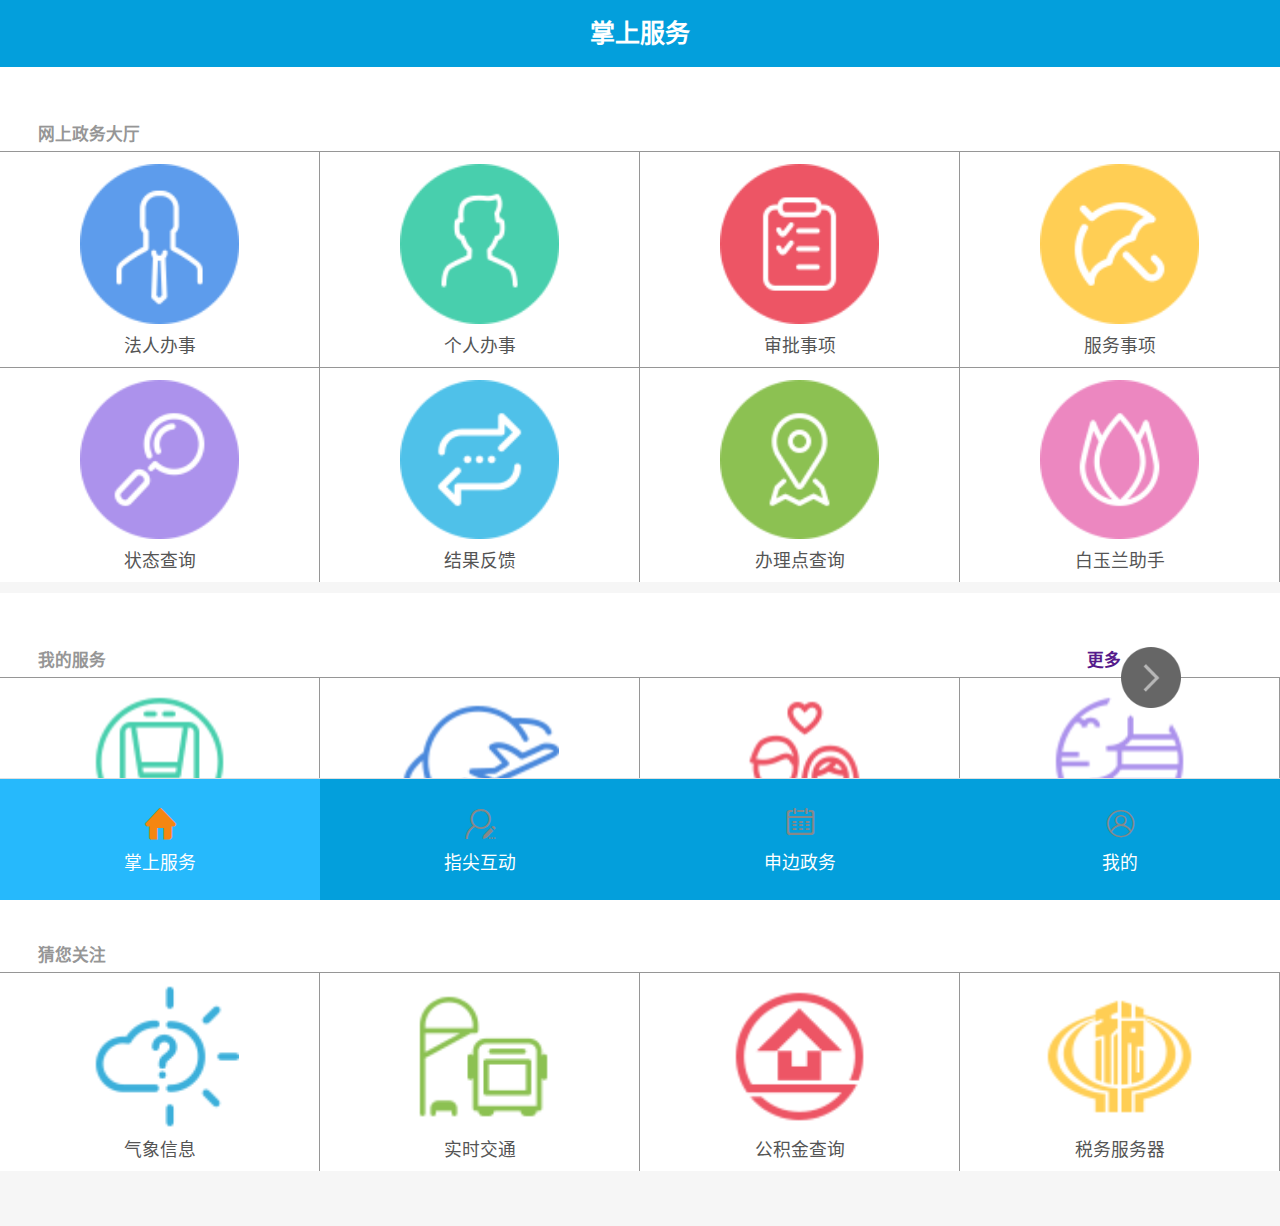
<file: serviceOnPalm/index.html>
<!DOCTYPE html>
<html lang="zh-CN">
<head>
    <meta charset="utf-8">
    <meta name="viewport" content="width=device-width, initial-scale=1.0, user-scalable=no">
    <title>首页</title>
    <meta name="keywords" content="">
    <meta name="description" content="">
    <script src="js/rem.js"></script> 
    <script src="js/jquery.min.js" type="text/javascript"></script>
    <link rel="stylesheet" type="text/css" href="css/base.css"/>
    <link rel="stylesheet" type="text/css" href="css/page.css"/>
    <link rel="stylesheet" type="text/css" href="css/all.css"/>
    <link rel="stylesheet" type="text/css" href="css/mui.min.css"/>
    <link rel="stylesheet" type="text/css" href="css/loaders.min.css"/>
    <link rel="stylesheet" type="text/css" href="css/loading.css"/>
    <link rel="stylesheet" type="text/css" href="slick/slick.css"/>
	<link rel="stylesheet" type="text/css" href="css/add.css"/>
	<script type="text/javascript">
		$(window).load(function(){
			$(".loading").addClass("loader-chanage")
			$(".loading").fadeOut(300)
		})
	</script>
</head>
<!--loading页开始-->
<div class="loading">
	<div class="loader">
        <div class="loader-inner pacman">
          <div></div>
          <div></div>
          <div></div>
          <div></div>
          <div></div>
        </div>
	</div>
</div>
<!--loading页结束-->
	<body>
		<div id="main" class="mui-clearfix">
			<div id="toptitle" class="header-title">
		</div>
		<div id='list' class="list">
			
		</div>
	   <div id="menu">
		
		</div>
	</body>
	<script type="text/javascript" src="js/jquery-1.8.3.min.js" ></script>
	<script src="js/fastclick.js"></script>
	<script src="js/mui.min.js"></script>
	<script type="text/javascript" src="js/hmt.js" ></script>
	<!--插件-->
	<link rel="stylesheet" href="css/swiper.min.css">
	<script src="js/swiper.jquery.min.js"></script>
	<!--插件-->

	<!--搜索点击效果-->
	<script >
	    /*jsonstr ='{"toptitle":{"text":"掌上服务","bgcolor":"bag-blue","color":"text-fff "},"listdata":[{"type":"cation","text":"网上政务大厅","datalist":[{"img":"img/fang.png","text":"法人办事"},{"img":"img/chuang.png","text":"个人办事"},{"img":"img/bao.png","text":"审批事项"},{"img":"img/lou.png","text":"服务事项"},{"img":"img/map.png","text":"状态查询"},{"img":"img/people.png","text":"结果反馈"},{"img":"img/woshou.png","text":"办理点查询"},{"img":"img/self.png","text":"白玉兰助手"}]},{"type":"cation","text":"我的服务","alldata":{"text":"更多","img":"img/right.png","act":""},"datalist":[{"img":"img/fang.png","text":"交通出行"},{"img":"img/chuang.png","text":"出入境","act":"crj.html"},{"img":"img/bao.png","text":"婚姻预约"},{"img":"img/lou.png","text":"景区实时信息"}]},{"type":"cation","text":"猜您关注","datalist":[{"img":"img/fang.png","text":"气象信息"},{"img":"img/chuang.png","text":"实时交通"},{"img":"img/bao.png","text":"公积金查询"},{"img":"img/lou.png","text":"税务服务器"}]}],"menulist":[{"fouce":"active","icon":"icon-shouyev1","text":"掌上服务","url":"index.html"},{"fouce":"","icon":"icon-chuzuwo","text":"指尖互动","url":"index.html"},{"fouce":"","icon":"icon-richengbiao","text":"申边政务","url":"index.html"},{"fouce":"","icon":"icon-gerenzhongxin","text":"我的","url":"index.html"}]}';
		e = JSON.parse(jsonstr);
		initUI(e);*/
		
		var dataroot="index.json"; 
		var e;
		$.getJSON(dataroot, function(data){ 
			e = data;
			initUI(e);
		});
		
		function initUI(e)
		{
			createTitle(e);
			createList(e);
			createmenu(e);
		}
		
		function createTitle(e)
		{
			var infoList = Array();
			
			if(e.toptitle)
			{
				infoList.push('	<div class=" header-top text-center   relative '+getString(e.toptitle.bgcolor) + ' ' + getString(e.toptitle.color) +'">');
				infoList.push('		<span class="f36">'+ getString(e.toptitle.text) +'</span>');	
				
				if(e.toptitle.backdata)
				{
					infoList.push('<a href="'+ e.toptitle.backdata.act+'">');
					infoList.push('	<div class="header-back">');
					infoList.push('		<img src="'+ e.toptitle.backdata.img+'" />');
					infoList.push('	</div>');
					infoList.push('</a>');
				}
				
				infoList.push('	</div>');		
			}
			
			$("#toptitle").html(infoList.join(''));
		}
		
		function createList(e)
		{
			var infoList = Array();
			for (var i = 0; i < e.listdata.length; i++) {
				if(e.listdata[i].type == "cation")
				{
					infoList.push(createCation(e.listdata[i]));
				}
				infoList.push('<br/>');
			}
			infoList.push('<br/>');
			infoList.push('<br/>');
			infoList.push('<br/>');
			infoList.push('<br/>');
			
			$("#list").html(infoList.join(''));
		}
		
		function createmenu(e)
		{
		
			var infoList = Array();
			if(e.menulist)
			{
				infoList.push('<footer class="page-footer fixed-footer bag-blue" id="footer">');
				infoList.push('<ul>');
				for (var m = 0; m < e.menulist.length; m++) {
					infoList.push('<li class="'+getString(e.menulist[m].fouce)+'">');
					infoList.push('	<a href="'+ e.menulist[m].url +'">');
					infoList.push('		<i class="iconfont '+ e.menulist[m].icon +'"></i>');
					infoList.push('		<p>'+ e.menulist[m].text +'</p>');
					infoList.push('	</a>');
					infoList.push('</li>');
				}
				
				infoList.push('</ul>');
				infoList.push('</footer>');
			}
			$("#menu").html(infoList.join(''));
		}
		
		
		function createCation(e)
		{
			var cationdatalist = Array();
			cationdatalist.push('<div class="cation">');
			if(e.text)
			{
				cationdatalist.push('<div class="header-lable clearfloat">');
				cationdatalist.push('	<div class="lable-l  text-96">');
				cationdatalist.push('		<span class="f24">'+e.text +'</span>');
				cationdatalist.push('	</div>');
				
				if(e.alldata)
				{
					
				
					cationdatalist.push('<a href="'+e.alldata.act +'">');
					cationdatalist.push('	<div class="lable-m">');
					cationdatalist.push('		<span class="f24">'+e.alldata.text+'</span>');
					cationdatalist.push('	</div>');
					cationdatalist.push('	<div class="lable-r">');
					cationdatalist.push('		<img src="'+e.alldata.img+'" />');
					cationdatalist.push('	</div>');
					cationdatalist.push('</a>');
				}
				cationdatalist.push('</div>');
			}
			
			
			if(e.datalist)
			{
				cationdatalist.push('<ul class="clearfloat">');
				for(var j=0; j < e.datalist.length; j++)
				{
					cationdatalist.push('<li>');
					cationdatalist.push('	<a href="'+getString(e.datalist[j].act) +'">');
					cationdatalist.push('		<img src="'+e.datalist[j].img+'" />');
					cationdatalist.push('		<p>'+e.datalist[j].text +'</p>');
					cationdatalist.push('	</a>');
					cationdatalist.push('</li>');
				}
				cationdatalist.push('</ul>');
			}
			
			
			cationdatalist.push('</div>');
			
			return cationdatalist.join('');
		}
		
		
		
		function getString(e)
		{
			if(e)
				return e+"";
			else
				return "";
		}
	</script>
</html>
</file>
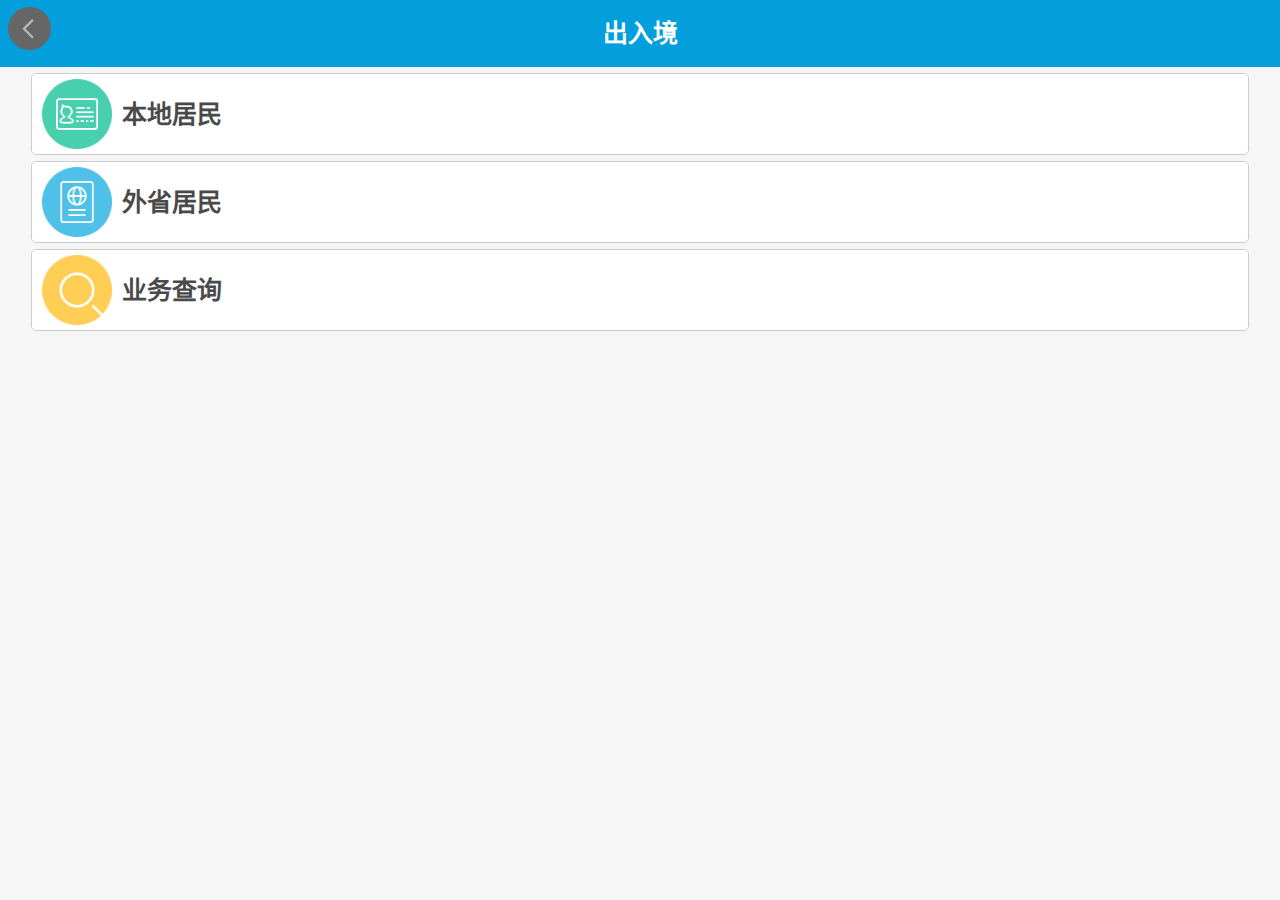
<file: serviceOnPalm/crj.html>
<!DOCTYPE html>
<html lang="zh-CN">
<head>
    <meta charset="utf-8">
    <meta name="viewport" content="width=device-width, initial-scale=1.0, user-scalable=no">
    <title>出入境</title>
    <meta name="keywords" content="">
    <meta name="description" content="">
    <script src="js/rem.js"></script> 
    <script src="js/jquery.min.js" type="text/javascript"></script>
    <link rel="stylesheet" type="text/css" href="css/base.css"/>
    <link rel="stylesheet" type="text/css" href="css/page.css"/>
    <link rel="stylesheet" type="text/css" href="css/all.css"/>
    <link rel="stylesheet" type="text/css" href="css/mui.min.css"/>
    <link rel="stylesheet" type="text/css" href="css/loaders.min.css"/>
    <link rel="stylesheet" type="text/css" href="css/loading.css"/>
    <link rel="stylesheet" type="text/css" href="slick/slick.css"/>
	<link rel="stylesheet" type="text/css" href="css/add.css"/>
	<script type="text/javascript">
		$(window).load(function(){
			$(".loading").addClass("loader-chanage")
			$(".loading").fadeOut(300)
		})
	</script>
</head>
<!--loading页开始-->
<div class="loading">
	<div class="loader">
        <div class="loader-inner pacman">
          <div></div>
          <div></div>
          <div></div>
          <div></div>
          <div></div>
        </div>
	</div>
</div>
<!--loading页结束-->
	<body>
		<div id="main" class="mui-clearfix">
			<div id="toptitle" class="header-title">
			</div>
			<div id = "list" class="list">
			</div>
	   </div>
	</body>
	
	<script >

		/*jsonstr ='{"toptitle":{"text":"出入境","bgcolor":"bag-blue","color":"text-fff ","backdata":{"img":"img/left.png","act":"index.html"}},"listdata":[{"type":"mainmenu","datalist":[{"img":"img/bendijuming.png","act":"crj_bdjm.html","text":"本地居民"},{"img":"img/waishenjuming.png","text":"外省居民"},{"img":"img/yewuchaxun.png","text":"业务查询"}]}]}';
		e = JSON.parse(jsonstr);
		initUI(e);*/
		
		var dataroot="crj.json"; 
		var e;
		$.getJSON(dataroot, function(data){ 
			e = data;
			initUI(e);
		});
		
		function initUI(e)
		{
			createTitle(e);
			createList(e);
			createmenu(e);
		}
		
		function createTitle(e)
		{
			var infoList = Array();
			
			if(e.toptitle)
			{
				infoList.push('	<div class=" header-top text-center   relative '+getString(e.toptitle.bgcolor) + ' ' + getString(e.toptitle.color) +'">');
				infoList.push('		<span class="f36">'+ getString(e.toptitle.text) +'</span>');	
				
				if(e.toptitle.backdata)
				{
					infoList.push('<a href="'+ e.toptitle.backdata.act+'">');
					infoList.push('	<div class="header-back">');
					infoList.push('		<img src="'+ e.toptitle.backdata.img+'" />');
					infoList.push('	</div>');
					infoList.push('</a>');
				}
				
				infoList.push('	</div>');		
			}
			
			$("#toptitle").html(infoList.join(''));
		}
		
		function createList(e)
		{
			var infoList = Array();
			for (var i = 0; i < e.listdata.length; i++) {
				if(e.listdata[i].type == "cation")
				{
					infoList.push(createCation(e.listdata[i]));
				}
				
				if(e.listdata[i].type == "mainmenu")
				{
					infoList.push(createMainmenu(e.listdata[i]));
				}
				
				infoList.push('<br/>');
			}
			
			$("#list").html(infoList.join(''));
		}
		
		function createmenu(e)
		{
		
			var infoList = Array();
			if(e.menulist)
			{
				infoList.push('<footer class="page-footer fixed-footer bag-blue" id="footer">');
				infoList.push('<ul>');
				for (var m = 0; m < e.menulist.length; m++) {
					infoList.push('<li class="'+getString(e.menulist[m].fouce)+'">');
					infoList.push('	<a href="'+ e.menulist[m].url +'">');
					infoList.push('		<i class="iconfont '+ e.menulist[m].icon +'"></i>');
					infoList.push('		<p>'+ e.menulist[m].text +'</p>');
					infoList.push('	</a>');
					infoList.push('</li>');
				}
				
				infoList.push('</ul>');
				infoList.push('</footer>');
			}
			$("#menu").html(infoList.join(''));
		}
		
		
		function createCation(e)
		{
			var cationdatalist = Array();
			cationdatalist.push('<div class="cation">');
			if(e.text)
			{
				cationdatalist.push('<div class="header-lable clearfloat">');
				cationdatalist.push('	<div class="lable-l  text-96">');
				cationdatalist.push('		<span class="f24">'+e.text +'</span>');
				cationdatalist.push('	</div>');
				
				if(e.alldata)
				{
					
				
					cationdatalist.push('<a href="'+e.alldata.act +'">');
					cationdatalist.push('	<div class="lable-m">');
					cationdatalist.push('		<span class="f24">'+e.alldata.text+'</span>');
					cationdatalist.push('	</div>');
					cationdatalist.push('	<div class="lable-r">');
					cationdatalist.push('		<img src="'+e.alldata.img+'" />');
					cationdatalist.push('	</div>');
					cationdatalist.push('</a>');
				}
				cationdatalist.push('</div>');
			}
			
			
			if(e.datalist)
			{
				cationdatalist.push('<ul class="clearfloat">');
				for(var j=0; j < e.datalist.length; j++)
				{
					cationdatalist.push('<li>');
					cationdatalist.push('	<a href="'+getString(e.datalist[j].act) +'">');
					cationdatalist.push('		<img src="'+e.datalist[j].img+'" />');
					cationdatalist.push('		<p>'+e.datalist[j].text +'</p>');
					cationdatalist.push('	</a>');
					cationdatalist.push('</li>');
				}
				cationdatalist.push('</ul>');
			}
			
			
			cationdatalist.push('</div>');
			
			return cationdatalist.join('');
		}
		
		function createMainmenu(e)
		{
			var mainmenudatalist = Array();
			mainmenudatalist.push('<ul class="mainmenu">');
			for(var j=0; j < e.datalist.length; j++)
			{
				mainmenudatalist.push('<li>');
				mainmenudatalist.push('	<a href="'+ getString(e.datalist[j].act) +'" >');
				mainmenudatalist.push('		<img src="'+e.datalist[j].img +'" />');
				mainmenudatalist.push('		<p><span>'+e.datalist[j].text +'</span></p>');
				mainmenudatalist.push('	</a>');
				mainmenudatalist.push('</li>');
			
			}
			
			mainmenudatalist.push('</ul>');
			return mainmenudatalist.join('');
		}
		
		function getString(e)
		{
			if(e)
				return e+"";
			else
				return "";
		}
</script>
</html>
</file>
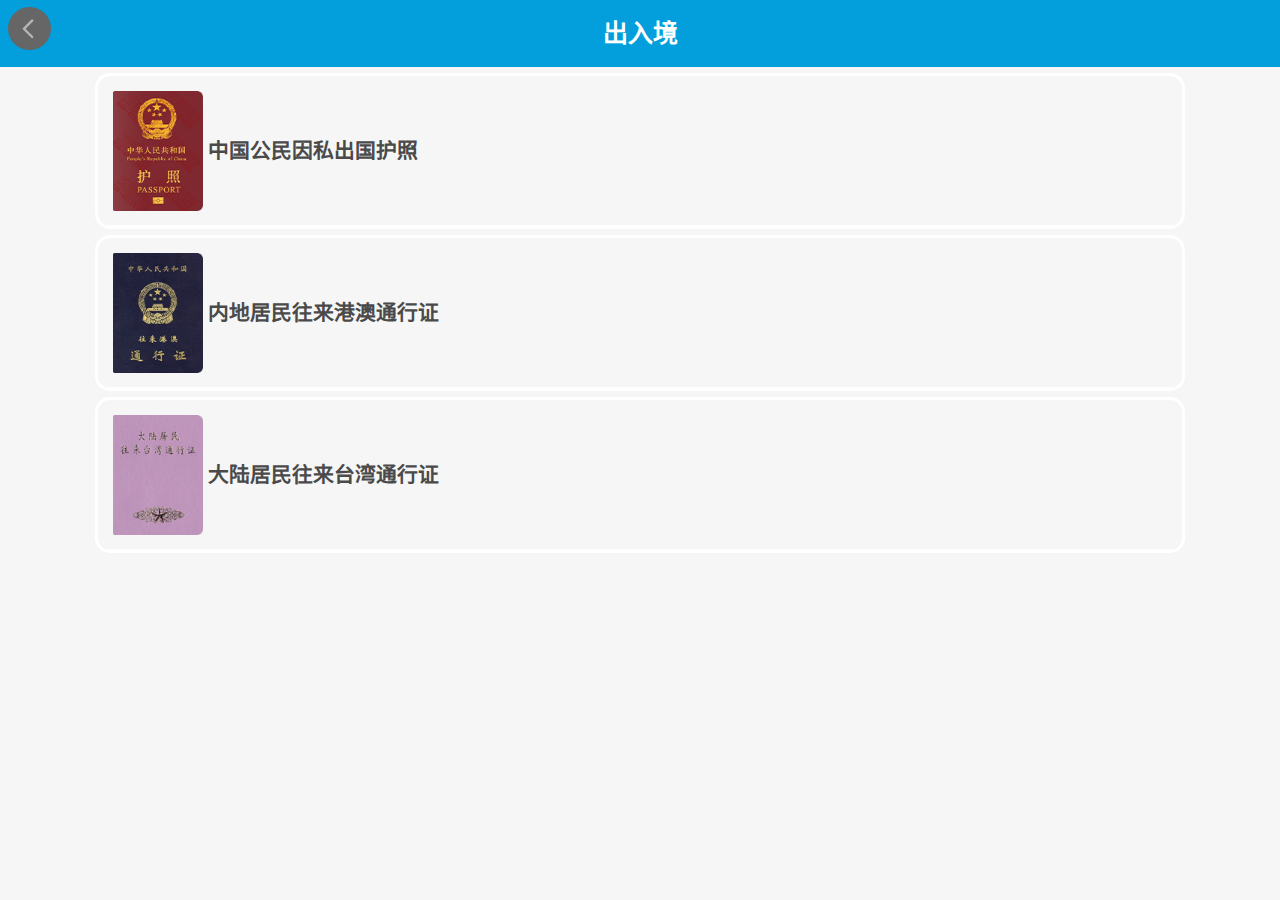
<file: serviceOnPalm/crj_bdjm.html>
<!DOCTYPE html>
<html lang="zh-CN">
<head>
    <meta charset="utf-8">
    <meta name="viewport" content="width=device-width, initial-scale=1.0, user-scalable=no">
    <title>出入境</title>
    <meta name="keywords" content="">
    <meta name="description" content="">
    <script src="js/rem.js"></script> 
    <script src="js/jquery.min.js" type="text/javascript"></script>
    <link rel="stylesheet" type="text/css" href="css/base.css"/>
    <link rel="stylesheet" type="text/css" href="css/page.css"/>
    <link rel="stylesheet" type="text/css" href="css/all.css"/>
    <link rel="stylesheet" type="text/css" href="css/mui.min.css"/>
    <link rel="stylesheet" type="text/css" href="css/loaders.min.css"/>
    <link rel="stylesheet" type="text/css" href="css/loading.css"/>
    <link rel="stylesheet" type="text/css" href="slick/slick.css"/>
	<link rel="stylesheet" type="text/css" href="css/add.css"/>
	<script type="text/javascript">
		$(window).load(function(){
			$(".loading").addClass("loader-chanage")
			$(".loading").fadeOut(300)
		})
	</script>
</head>
<!--loading页开始-->
<div class="loading">
	<div class="loader">
        <div class="loader-inner pacman">
          <div></div>
          <div></div>
          <div></div>
          <div></div>
          <div></div>
        </div>
	</div>
</div>
<!--loading页结束-->
	<body>
		<div id="main" class="mui-clearfix">
			<div id="toptitle" class="header-title">
			</div>
			<div id = "list" class="list">
			</div>
		</div>
	</body>
	<script >

		/*jsonstr ='{"toptitle":{"text":"出入境","bgcolor":"bag-blue","color":"text-fff ","backdata":{"img":"img/left.png","act":"crj.html"}},"listdata":[{"type":"bigmenu","datalist":[{"img":"img/huzhao.png","act":"crj_form.html","text":"中国公民因私出国护照"},{"img":"img/gangaotongxingzheng.png","text":"内地居民往来港澳通行证"},{"img":"img/taiwantongxingzheng.png","text":"大陆居民往来台湾通行证"}]}]}';
		e = JSON.parse(jsonstr);
		initUI(e);*/
		
		var dataroot="crj_bdjm.json"; 
		var e;
		$.getJSON(dataroot, function(data){ 
			e = data;
			initUI(e);
		});
		
		function initUI(e)
		{
			createTitle(e);
			createList(e);
			createmenu(e);
		}
		
		function createTitle(e)
		{
			var infoList = Array();
			
			if(e.toptitle)
			{
				infoList.push('	<div class=" header-top text-center   relative '+getString(e.toptitle.bgcolor) + ' ' + getString(e.toptitle.color) +'">');
				infoList.push('		<span class="f36">'+ getString(e.toptitle.text) +'</span>');	
				
				if(e.toptitle.backdata)
				{
					infoList.push('<a href="'+ e.toptitle.backdata.act+'">');
					infoList.push('	<div class="header-back">');
					infoList.push('		<img src="'+ e.toptitle.backdata.img+'" />');
					infoList.push('	</div>');
					infoList.push('</a>');
				}
				
				infoList.push('	</div>');		
			}
			
			$("#toptitle").html(infoList.join(''));
		}
		
		function createList(e)
		{
			var infoList = Array();
			for (var i = 0; i < e.listdata.length; i++) {
				if(e.listdata[i].type == "cation")
				{
					infoList.push(createCation(e.listdata[i]));
				}
				
				if(e.listdata[i].type == "mainmenu")
				{
					infoList.push(createMainmenu(e.listdata[i]));
				}
				
				if(e.listdata[i].type == "bigmenu")
				{
					infoList.push(createBigmenu(e.listdata[i]));
				}
				
				infoList.push('<br/>');
			}
			
			$("#list").html(infoList.join(''));
		}
		
		function createmenu(e)
		{
		
			var infoList = Array();
			if(e.menulist)
			{
				infoList.push('<footer class="page-footer fixed-footer bag-blue" id="footer">');
				infoList.push('<ul>');
				for (var m = 0; m < e.menulist.length; m++) {
					infoList.push('<li class="'+getString(e.menulist[m].fouce)+'">');
					infoList.push('	<a href="'+ e.menulist[m].url +'">');
					infoList.push('		<i class="iconfont '+ e.menulist[m].icon +'"></i>');
					infoList.push('		<p>'+ e.menulist[m].text +'</p>');
					infoList.push('	</a>');
					infoList.push('</li>');
				}
				
				infoList.push('</ul>');
				infoList.push('</footer>');
			}
			$("#menu").html(infoList.join(''));
		}
		
		
		function createCation(e)
		{
			var cationdatalist = Array();
			cationdatalist.push('<div class="cation">');
			if(e.text)
			{
				cationdatalist.push('<div class="header-lable clearfloat">');
				cationdatalist.push('	<div class="lable-l  text-96">');
				cationdatalist.push('		<span class="f24">'+e.text +'</span>');
				cationdatalist.push('	</div>');
				
				if(e.alldata)
				{
					
				
					cationdatalist.push('<a href="'+e.alldata.act +'">');
					cationdatalist.push('	<div class="lable-m">');
					cationdatalist.push('		<span class="f24">'+e.alldata.text+'</span>');
					cationdatalist.push('	</div>');
					cationdatalist.push('	<div class="lable-r">');
					cationdatalist.push('		<img src="'+e.alldata.img+'" />');
					cationdatalist.push('	</div>');
					cationdatalist.push('</a>');
				}
				cationdatalist.push('</div>');
			}
			
			
			if(e.datalist)
			{
				cationdatalist.push('<ul class="clearfloat">');
				for(var j=0; j < e.datalist.length; j++)
				{
					cationdatalist.push('<li>');
					cationdatalist.push('	<a href="'+getString(e.datalist[j].act) +'">');
					cationdatalist.push('		<img src="'+e.datalist[j].img+'" />');
					cationdatalist.push('		<p>'+e.datalist[j].text +'</p>');
					cationdatalist.push('	</a>');
					cationdatalist.push('</li>');
				}
				cationdatalist.push('</ul>');
			}
			
			
			cationdatalist.push('</div>');
			
			return cationdatalist.join('');
		}
		
		function createMainmenu(e)
		{
			var mainmenudatalist = Array();
			mainmenudatalist.push('<ul class="mainmenu">');
			for(var j=0; j < e.datalist.length; j++)
			{
				mainmenudatalist.push('<li>');
				mainmenudatalist.push('	<a href="'+ getString(e.datalist[j].act) +'" >');
				mainmenudatalist.push('		<img src="'+e.datalist[j].img +'" />');
				mainmenudatalist.push('		<p><span>'+e.datalist[j].text +'</span></p>');
				mainmenudatalist.push('	</a>');
				mainmenudatalist.push('</li>');
			
			}
			
			mainmenudatalist.push('</ul>');
			return mainmenudatalist.join('');
		}
		
		function createBigmenu(e)
		{
		
			var bigmenudatalist = Array();
			bigmenudatalist.push('<ul class="bigmenu">');
			for(var j=0; j < e.datalist.length; j++)
			{
				bigmenudatalist.push('<li>');
				bigmenudatalist.push('	<a href="'+ getString(e.datalist[j].act) +'" >');
				bigmenudatalist.push('		<img src="'+e.datalist[j].img +'" />');
				bigmenudatalist.push('		<p><span>'+e.datalist[j].text +'</span></p>');
				bigmenudatalist.push('	</a>');
				bigmenudatalist.push('</li>');
			
			}
			bigmenudatalist.push('</ul>');
			return bigmenudatalist.join('');
		}
		
		function getString(e)
		{
			if(e)
				return e+"";
			else
				return "";
		}
</script>
</html>
</file>
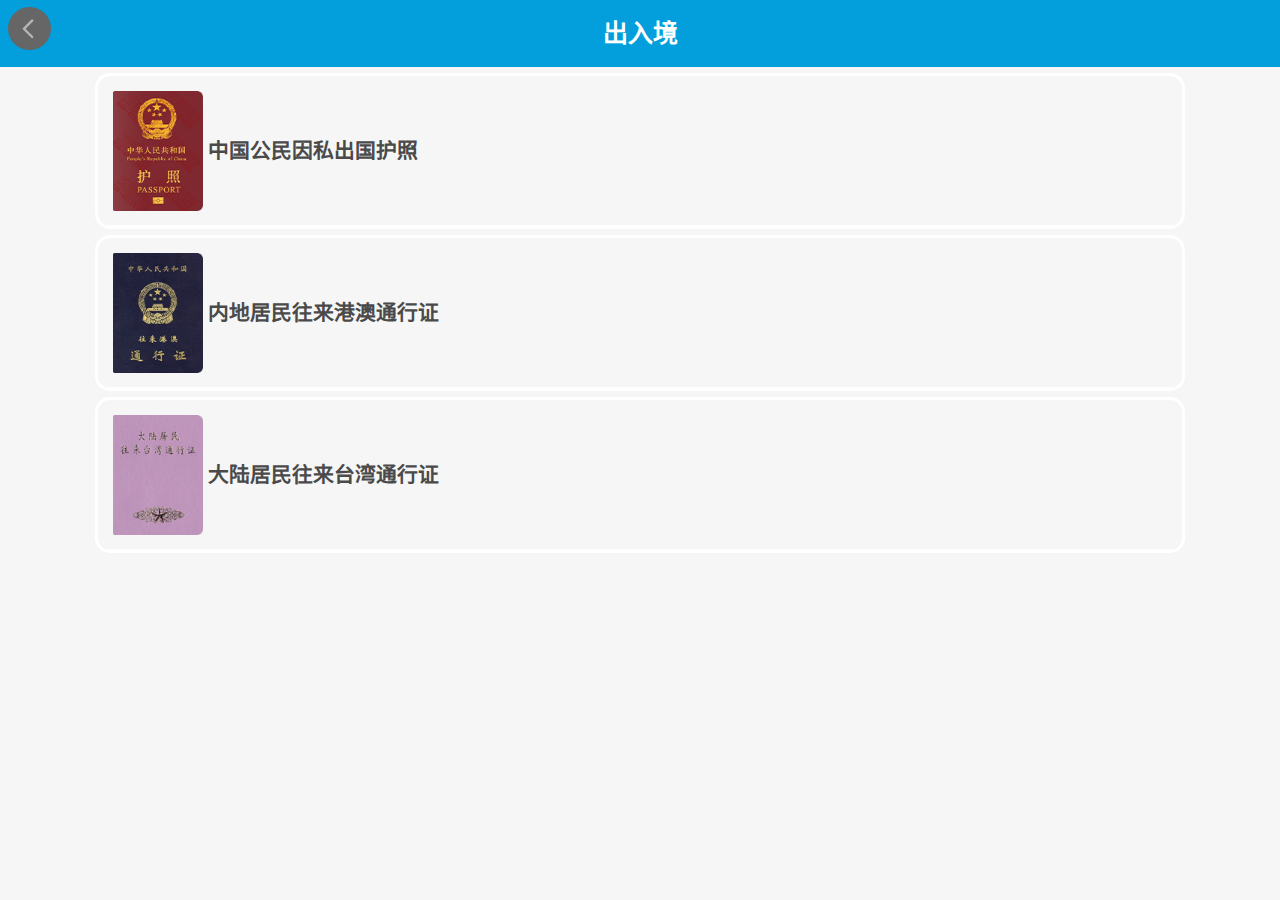
<file: serviceOnPalm/crj_bdjm_bak.html>
﻿<!DOCTYPE html>
<html lang="zh-CN">
<head>
    <meta charset="utf-8">
    <meta name="viewport" content="width=device-width, initial-scale=1.0, user-scalable=no">
    <title>出入境</title>
    <meta name="keywords" content="">
    <meta name="description" content="">
    <script src="js/rem.js"></script> 
    <script src="js/jquery.min.js" type="text/javascript"></script>
    <link rel="stylesheet" type="text/css" href="css/base.css"/>
    <link rel="stylesheet" type="text/css" href="css/page.css"/>
    <link rel="stylesheet" type="text/css" href="css/all.css"/>
    <link rel="stylesheet" type="text/css" href="css/mui.min.css"/>
    <link rel="stylesheet" type="text/css" href="css/loaders.min.css"/>
    <link rel="stylesheet" type="text/css" href="css/loading.css"/>
    <link rel="stylesheet" type="text/css" href="slick/slick.css"/>
	<link rel="stylesheet" type="text/css" href="css/add.css"/>
	<script type="text/javascript">
		$(window).load(function(){
			$(".loading").addClass("loader-chanage")
			$(".loading").fadeOut(300)
		})
	</script>
</head>
<!--loading页开始-->
<div class="loading">
	<div class="loader">
        <div class="loader-inner pacman">
          <div></div>
          <div></div>
          <div></div>
          <div></div>
          <div></div>
        </div>
	</div>
</div>
<!--loading页结束-->
	<body>
		<div id="main" class="mui-clearfix">
			<div class="header-title bag-blue">
				<div class="header-top text-center text-fff  relative">
					<span class="f36">出入境</span>
				</div>
				<a href="crj.html">
					<div class="header-back">
						<img src="img/left.png" />
					</div>
				</a>
			</div>
			<div class="list">
				<ul class="bigmenu">
					<li><a href="crj_form.html" ><img src="img/huzhao.png" /><p><span>中国公民因私出国护照</span></p></a></li>
					<li><a href="" ><img src="img/gangaotongxingzheng.png" /><p><span>内地居民往来港澳通行证</span></p></a></li>
					<li><a href="" ><img src="img/taiwantongxingzheng.png" /><p><span>大陆居民往来台湾通行证</span></p></a></li>
				</ul>
			</div>
	   </div>
	</body>
</html>
</file>
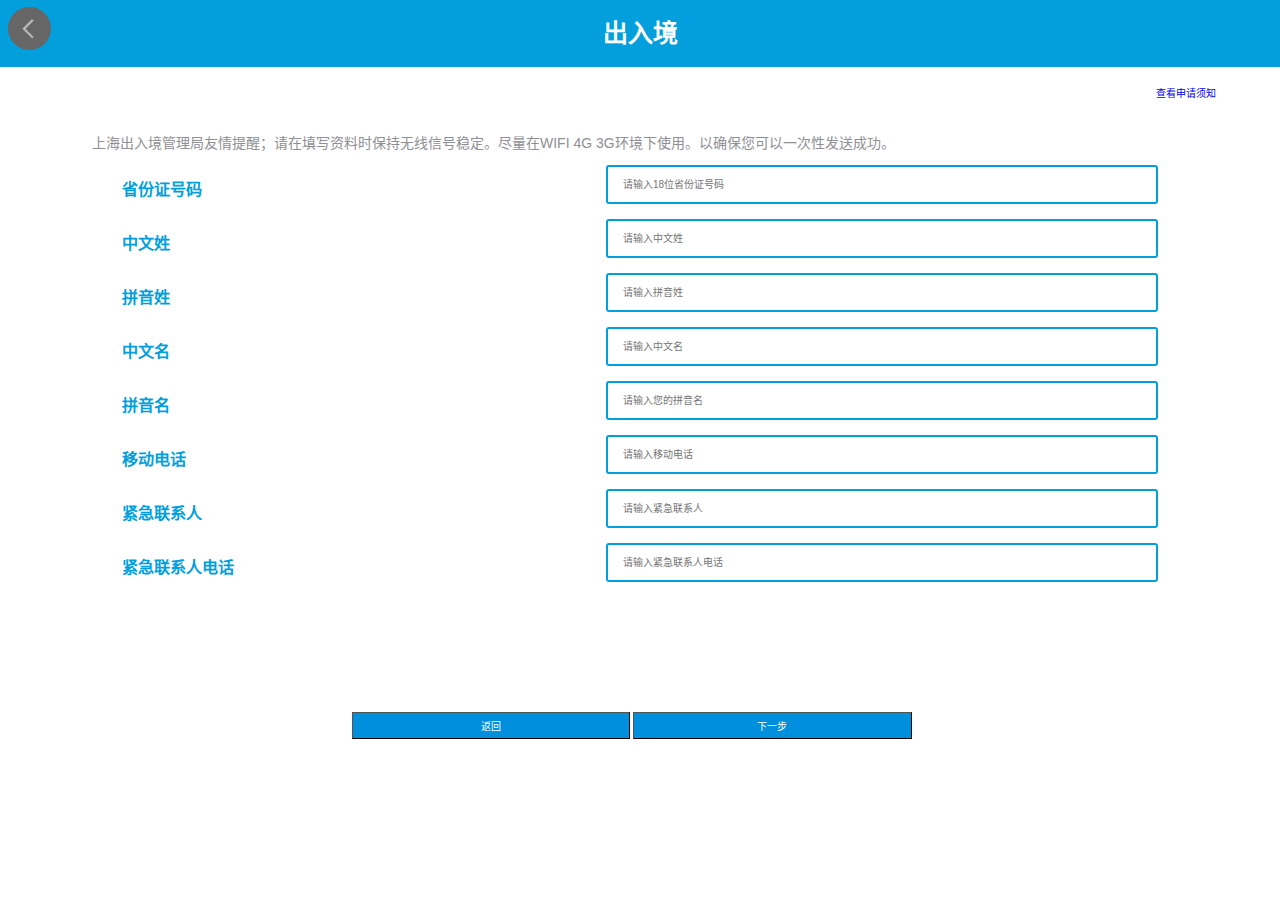
<file: serviceOnPalm/crj_form.html>
<!DOCTYPE html>
<html lang="zh-CN">
<head>
    <meta charset="utf-8">
    <meta name="viewport" content="width=device-width, initial-scale=1.0, user-scalable=no">
    <title>出入境</title>
    <meta name="keywords" content="">
    <meta name="description" content="">
    <script src="js/rem.js"></script> 
    <script src="js/jquery.min.js" type="text/javascript"></script>
    <link rel="stylesheet" type="text/css" href="css/base.css"/>
    <link rel="stylesheet" type="text/css" href="css/page.css"/>
    <link rel="stylesheet" type="text/css" href="css/all.css"/>
    <link rel="stylesheet" type="text/css" href="css/mui.min.css"/>
    <link rel="stylesheet" type="text/css" href="css/loaders.min.css"/>
    <link rel="stylesheet" type="text/css" href="css/loading.css"/>
    <link rel="stylesheet" type="text/css" href="slick/slick.css"/>
	<link rel="stylesheet" type="text/css" href="css/add.css"/>
	<script type="text/javascript">
		$(window).load(function(){
			$(".loading").addClass("loader-chanage")
			$(".loading").fadeOut(300)
		})
	</script>
</head>
<!--loading页开始-->
<div class="loading">
	<div class="loader">
        <div class="loader-inner pacman">
          <div></div>
          <div></div>
          <div></div>
          <div></div>
          <div></div>
        </div>
	</div>
</div>
<!--loading页结束-->
	<body class="bag-fff">
		<div id="main" class="mui-clearfix">

			<div id="toptitle" class="header-title">
			</div>
			<div id = "list" class="list2">
			</div>
		</div>
	   </div>
	</body>
	<script >

		/*jsonstr ='{"toptitle":{"text":"出入境","bgcolor":"bag-blue","color":"text-fff ","backdata":{"img":"img/left.png","act":"crj_bdjm.html"}},"listdata":[{"type":"text-r-a","text":"查看申请须知","act":"jb.html"},{"type":"text-n","text":"上海出入境管理局友情提醒；请在填写资料时保持无线信号稳定。尽量在WIFI 4G 3G环境下使用。以确保您可以一次性发送成功。"},{"type":"formcss","datalist":[{"type":"l_input","placeholder":"请输入18位省份证号码","text":"省份证号码"},{"type":"l_input","placeholder":"请输入中文姓","text":"中文姓"},{"type":"l_input","placeholder":"请输入拼音姓","text":"拼音姓"},{"type":"l_input","placeholder":"请输入中文名","text":"中文名"},{"type":"l_input","placeholder":"请输入您的拼音名","text":"拼音名"},{"type":"l_input","placeholder":"请输入移动电话","text":"移动电话"},{"type":"l_input","placeholder":"请输入紧急联系人","text":"紧急联系人"},{"type":"l_input","placeholder":"请输入紧急联系人电话","text":"紧急联系人电话"},{"type":"btn","datalist":[{"text":"返回","act":""},{"text":"下一步","act":"dxjb.html"}]}]}]}';
		e = JSON.parse(jsonstr);
		initUI(e);*/
		
		var dataroot="crj_form.json"; 
		var e;
		$.getJSON(dataroot, function(data){ 
			e = data;
			initUI(e);
		});
		
		function initUI(e)
		{
			createTitle(e);
			createList(e);
			createmenu(e);
		}
		
		function createTitle(e)
		{
			var infoList = Array();
			
			if(e.toptitle)
			{
				infoList.push('	<div class=" header-top text-center   relative '+getString(e.toptitle.bgcolor) + ' ' + getString(e.toptitle.color) +'">');
				infoList.push('		<span class="f36">'+ getString(e.toptitle.text) +'</span>');	
				
				if(e.toptitle.backdata)
				{
					infoList.push('<a href="'+ e.toptitle.backdata.act+'">');
					infoList.push('	<div class="header-back">');
					infoList.push('		<img src="'+ e.toptitle.backdata.img+'" />');
					infoList.push('	</div>');
					infoList.push('</a>');
				}
				
				infoList.push('	</div>');		
			}
			
			$("#toptitle").html(infoList.join(''));
		}
		
		function createList(e)
		{
			var infoList = Array();
			for (var i = 0; i < e.listdata.length; i++) {
				if(e.listdata[i].type == "cation")
				{
					infoList.push(createCation(e.listdata[i]));
				}
				
				if(e.listdata[i].type == "mainmenu")
				{
					infoList.push(createMainmenu(e.listdata[i]));
				}
				
				if(e.listdata[i].type == "bigmenu")
				{
					infoList.push(createBigmenu(e.listdata[i]));
				}
				
				if(e.listdata[i].type == "text-r-a")
				{
					infoList.push(createtext_r_a(e.listdata[i]));
				}
				
				if(e.listdata[i].type == "text-n")
				{
					infoList.push(createtext_n(e.listdata[i]));
				}
				
				if(e.listdata[i].type == "formcss")
				{
					infoList.push(createformcss(e.listdata[i]));
				}
				
				infoList.push('<br/>');
			}
			
			$("#list").html(infoList.join(''));
		}
		
		function createmenu(e)
		{
		
			var infoList = Array();
			if(e.menulist)
			{
				infoList.push('<footer class="page-footer fixed-footer bag-blue" id="footer">');
				infoList.push('<ul>');
				for (var m = 0; m < e.menulist.length; m++) {
					infoList.push('<li class="'+getString(e.menulist[m].fouce)+'">');
					infoList.push('	<a href="'+ e.menulist[m].url +'">');
					infoList.push('		<i class="iconfont '+ e.menulist[m].icon +'"></i>');
					infoList.push('		<p>'+ e.menulist[m].text +'</p>');
					infoList.push('	</a>');
					infoList.push('</li>');
				}
				
				infoList.push('</ul>');
				infoList.push('</footer>');
			}
			$("#menu").html(infoList.join(''));
		}
		
		
		function createCation(e)
		{
			var cationdatalist = Array();
			cationdatalist.push('<div class="cation">');
			if(e.text)
			{
				cationdatalist.push('<div class="header-lable clearfloat">');
				cationdatalist.push('	<div class="lable-l  text-96">');
				cationdatalist.push('		<span class="f24">'+e.text +'</span>');
				cationdatalist.push('	</div>');
				
				if(e.alldata)
				{
					
				
					cationdatalist.push('<a href="'+e.alldata.act +'">');
					cationdatalist.push('	<div class="lable-m">');
					cationdatalist.push('		<span class="f24">'+e.alldata.text+'</span>');
					cationdatalist.push('	</div>');
					cationdatalist.push('	<div class="lable-r">');
					cationdatalist.push('		<img src="'+e.alldata.img+'" />');
					cationdatalist.push('	</div>');
					cationdatalist.push('</a>');
				}
				cationdatalist.push('</div>');
			}
			
			
			if(e.datalist)
			{
				cationdatalist.push('<ul class="clearfloat">');
				for(var j=0; j < e.datalist.length; j++)
				{
					cationdatalist.push('<li>');
					cationdatalist.push('	<a href="'+getString(e.datalist[j].act) +'">');
					cationdatalist.push('		<img src="'+e.datalist[j].img+'" />');
					cationdatalist.push('		<p>'+e.datalist[j].text +'</p>');
					cationdatalist.push('	</a>');
					cationdatalist.push('</li>');
				}
				cationdatalist.push('</ul>');
			}
			
			
			cationdatalist.push('</div>');
			
			return cationdatalist.join('');
		}
		
		function createMainmenu(e)
		{
			var mainmenudatalist = Array();
			mainmenudatalist.push('<ul class="mainmenu">');
			for(var j=0; j < e.datalist.length; j++)
			{
				mainmenudatalist.push('<li>');
				mainmenudatalist.push('	<a href="'+ getString(e.datalist[j].act) +'" >');
				mainmenudatalist.push('		<img src="'+e.datalist[j].img +'" />');
				mainmenudatalist.push('		<p><span>'+e.datalist[j].text +'</span></p>');
				mainmenudatalist.push('	</a>');
				mainmenudatalist.push('</li>');
			
			}
			
			mainmenudatalist.push('</ul>');
			return mainmenudatalist.join('');
		}
		
		function createBigmenu(e)
		{
		
			var bigmenudatalist = Array();
			bigmenudatalist.push('<ul class="bigmenu">');
			for(var j=0; j < e.datalist.length; j++)
			{
				bigmenudatalist.push('<li>');
				bigmenudatalist.push('	<a href="'+ getString(e.datalist[j].act) +'" >');
				bigmenudatalist.push('		<img src="'+e.datalist[j].img +'" />');
				bigmenudatalist.push('		<p><span>'+e.datalist[j].text +'</span></p>');
				bigmenudatalist.push('	</a>');
				bigmenudatalist.push('</li>');
			
			}
			bigmenudatalist.push('</ul>');
			return bigmenudatalist.join('');
		}
		
		function createtext_r_a(e)
		{
			var text_r_adatalist = Array();
			text_r_adatalist.push('<div class="text-r">');
			text_r_adatalist.push('	<a href="'+ e.act +'">'+e.text+'</a>');
			text_r_adatalist.push('</div>');
				
			
			return text_r_adatalist.join('');
		}
		
		function createtext_n(e)
		{
			var text_ndatalist = Array();
			
			text_ndatalist.push('<div class="text-n">');	
			text_ndatalist.push('	<p>'+ e.text +'</p>');
			text_ndatalist.push('</div>');
			return text_ndatalist.join('');
		}
		
		function createformcss(e)
		{
			var formcssdatalist = Array();
			formcssdatalist.push('<div');
			formcssdatalist.push('<div class="formcss">');
			for(var j=0; j < e.datalist.length; j++)
			{
				if(e.datalist[j].type == "l_input")
				{
					formcssdatalist.push('<div class="wd-input-row">');
					formcssdatalist.push('	<label>'+ e.datalist[j].text+'</label>');
					formcssdatalist.push('	<input type="text" class="mui-input-clear" placeholder="'+ e.datalist[j].placeholder+'">');
					formcssdatalist.push('</div>');
				}
				
				if(e.datalist[j].type == "btn")
				{
					formcssdatalist.push('<div class="wd-button-row">');
					for(var m=0; m < e.datalist[j].datalist.length; m++)
					{
						formcssdatalist.push('	<button type="button" onclick="">'+ e.datalist[j].datalist[m].text+'</button>');
					}
					formcssdatalist.push('	</div>');
				}
			}
			formcssdatalist.push('</div>');
			formcssdatalist.push('</div>');
			return formcssdatalist.join('');
		}
		
		function getString(e)
		{
			if(e)
				return e+"";
			else
				return "";
		}
</script>
</html>
</file>
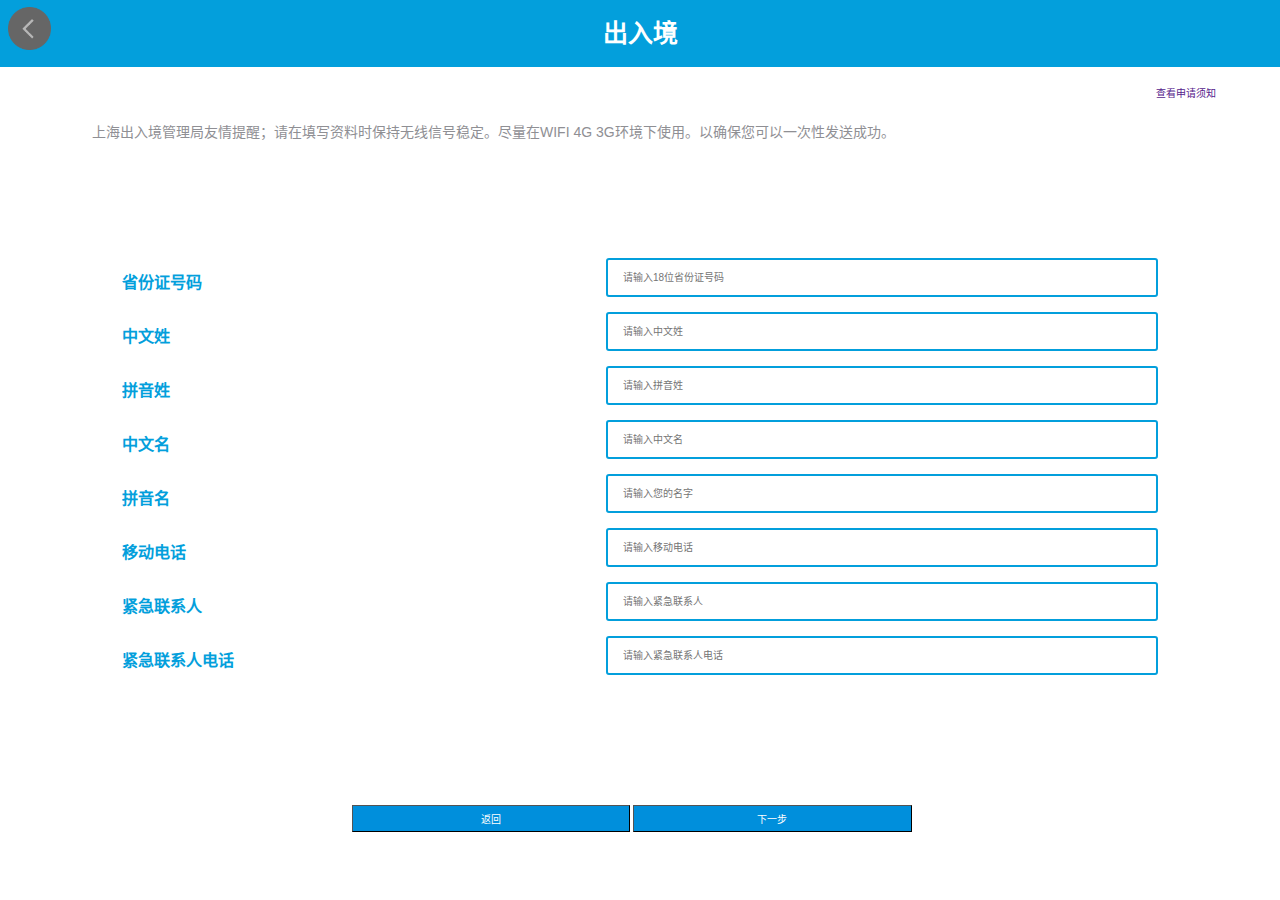
<file: serviceOnPalm/crj_form_bak.html>
<!DOCTYPE html>
<html lang="zh-CN">
<head>
    <meta charset="utf-8">
    <meta name="viewport" content="width=device-width, initial-scale=1.0, user-scalable=no">
    <title>出入境</title>
    <meta name="keywords" content="">
    <meta name="description" content="">
    <script src="js/rem.js"></script> 
    <script src="js/jquery.min.js" type="text/javascript"></script>
    <link rel="stylesheet" type="text/css" href="css/base.css"/>
    <link rel="stylesheet" type="text/css" href="css/page.css"/>
    <link rel="stylesheet" type="text/css" href="css/all.css"/>
    <link rel="stylesheet" type="text/css" href="css/mui.min.css"/>
    <link rel="stylesheet" type="text/css" href="css/loaders.min.css"/>
    <link rel="stylesheet" type="text/css" href="css/loading.css"/>
    <link rel="stylesheet" type="text/css" href="slick/slick.css"/>
	<link rel="stylesheet" type="text/css" href="css/add.css"/>
	<script type="text/javascript">
		$(window).load(function(){
			$(".loading").addClass("loader-chanage")
			$(".loading").fadeOut(300)
		})
	</script>
</head>
<!--loading页开始-->
<div class="loading">
	<div class="loader">
        <div class="loader-inner pacman">
          <div></div>
          <div></div>
          <div></div>
          <div></div>
          <div></div>
        </div>
	</div>
</div>
<!--loading页结束-->
	<body class="bag-fff">
		<div id="main" class="mui-clearfix">
			<div class="header-title bag-blue">
				<div class="header-top text-center text-fff  relative">
					<span class="f36">出入境</span>
				</div>
				<a href="crj_bdjm.html">
					<div class="header-back">
						<img src="img/left.png" />
					</div>
				</a>
			</div>
			<div class="list2">
				<div class="text-r">	
					<a href="">查看申请须知</a>
				</div>
				<div class="text-n">	
					<p>上海出入境管理局友情提醒；请在填写资料时保持无线信号稳定。尽量在WIFI 4G 3G环境下使用。以确保您可以一次性发送成功。</p>
				</div>
				<div>
					<div class="formcss">
						<div class="wd-input-row">
							<label>省份证号码</label>
							<input type="text" class="mui-input-clear" placeholder="请输入18位省份证号码">
						</div>
						<div class="wd-input-row">
							<label>中文姓</label>
							<input type="text" class="mui-input-clear" placeholder="请输入中文姓" data-input-clear="5">
						</div>
						<div class="wd-input-row">
							<label>拼音姓</label>
							<input type="text" class="mui-input-clear" placeholder="请输入拼音姓" data-input-clear="5">
						</div>
						<div class="wd-input-row">
							<label>中文名</label>
							<input type="text" class="mui-input-clear" placeholder="请输入中文名" data-input-clear="5">
						</div>
						<div class="wd-input-row">
							<label>拼音名</label>
							<input type="text" class="mui-input-clear" placeholder="请输入您的名字" data-input-clear="5">
						</div>
						<div class="wd-input-row">
							<label>移动电话</label>
							<input type="text" class="mui-input-clear" placeholder="请输入移动电话" data-input-clear="5">
						</div>
						<div class="wd-input-row">
							<label>紧急联系人</label>
							<input type="text" class="mui-input-clear" placeholder="请输入紧急联系人" data-input-clear="5">
						</div>
						<div class="wd-input-row">
							<label>紧急联系人电话</label>
							<input type="text" class="mui-input-clear" placeholder="请输入紧急联系人电话" data-input-clear="5">
						</div>
						
						<div class="wd-button-row">
							<button type="button" onclick="return false;">返回</button>
							<button type="button" onclick="return false;">下一步</button>
						</div>
					</div>
				</div>
				<br/>
				<br/>
			</div>
			
	   </div>
	</body>
</html>
</file>
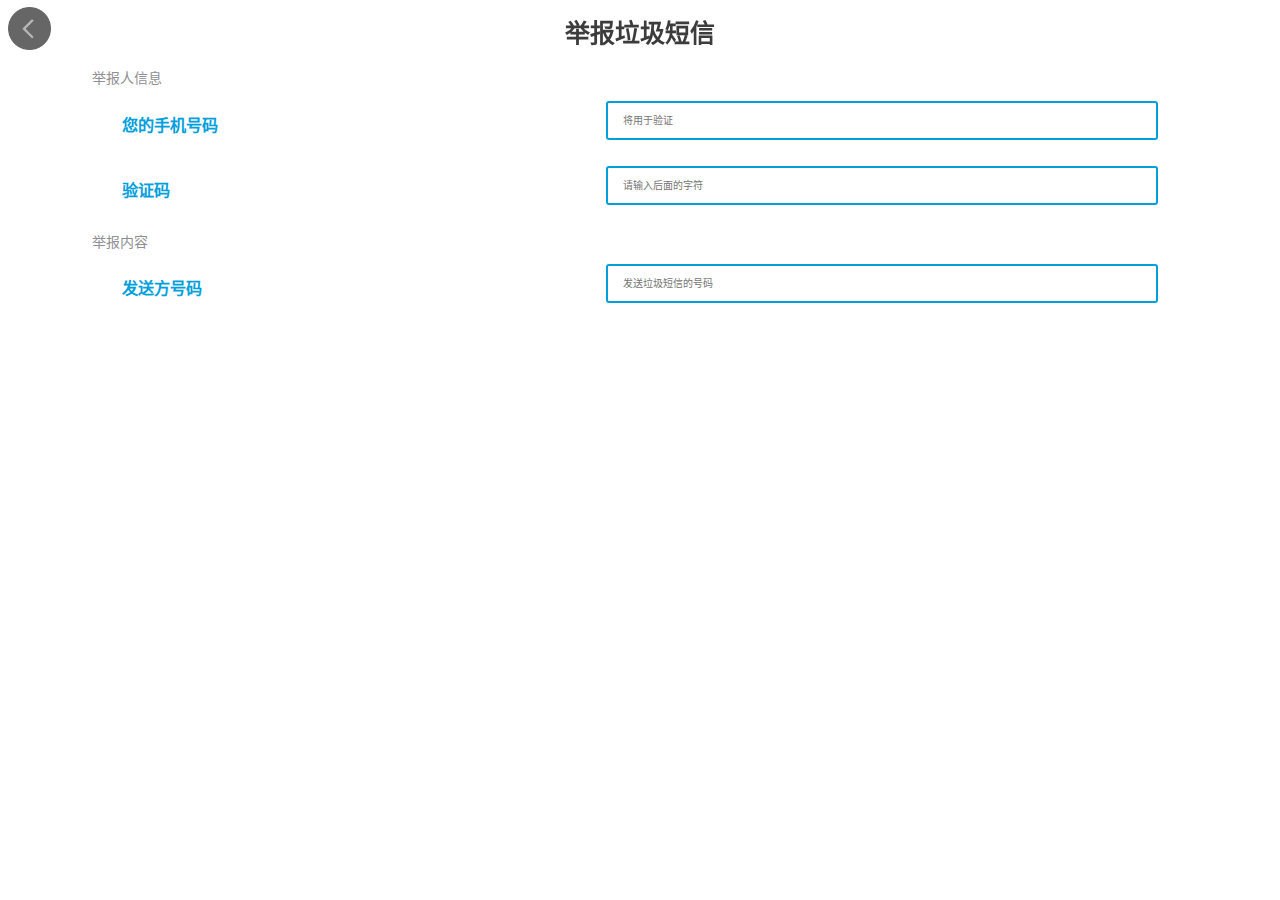
<file: serviceOnPalm/dxjb.html>
<!DOCTYPE html>
<html lang="zh-CN">
<head>
    <meta charset="utf-8">
    <meta name="viewport" content="width=device-width, initial-scale=1.0, user-scalable=no">
    <title>出入境</title>
    <meta name="keywords" content="">
    <meta name="description" content="">
    <script src="js/rem.js"></script> 
    <script src="js/jquery.min.js" type="text/javascript"></script>
    <link rel="stylesheet" type="text/css" href="css/base.css"/>
    <link rel="stylesheet" type="text/css" href="css/page.css"/>
    <link rel="stylesheet" type="text/css" href="css/all.css"/>
    <link rel="stylesheet" type="text/css" href="css/mui.min.css"/>
    <link rel="stylesheet" type="text/css" href="css/loaders.min.css"/>
    <link rel="stylesheet" type="text/css" href="css/loading.css"/>
    <link rel="stylesheet" type="text/css" href="slick/slick.css"/>
	<link rel="stylesheet" type="text/css" href="css/add.css"/>
	<script type="text/javascript">
		$(window).load(function(){
			$(".loading").addClass("loader-chanage")
			$(".loading").fadeOut(300)
		})
	</script>
</head>
<!--loading页开始-->
<div class="loading">
	<div class="loader">
        <div class="loader-inner pacman">
          <div></div>
          <div></div>
          <div></div>
          <div></div>
          <div></div>
        </div>
	</div>
</div>
<!--loading页结束-->
	<body class="bag-fff">
		<div id="main" class="mui-clearfix">
			<div id="toptitle" class="header-title">
			</div>
			<div id="list" class="list2">
				
			</div>
	   </div>
	</body>
		<script >

		/*jsonstr ='{"toptitle":{"text":"举报垃圾短信","color":"text-3c ","backdata":{"img":"img/left.png","act":"jb.html"}},"listdata":[{"type":"text-n","text":"举报人信息"},{"type":"l_input","text":"您的手机号码","placeholder":"将用于验证"},{"type":"l_input","text":"验证码","placeholder":"请输入后面的字符"},{"type":"text-n","text":"举报内容"},{"type":"l_input","text":"发送方号码","placeholder":"发送垃圾短信的号码"}]}';
		e = JSON.parse(jsonstr);
		initUI(e);*/
		
		var dataroot="dxjb.json"; 
		var e;
		$.getJSON(dataroot, function(data){ 
			e = data;
			initUI(e);
		});
		
		function initUI(e)
		{
			createTitle(e);
			createList(e);
			createmenu(e);
		}
		
		function createTitle(e)
		{
			var infoList = Array();
			
			if(e.toptitle)
			{
				infoList.push('	<div class=" header-top text-center   relative '+getString(e.toptitle.bgcolor) + ' ' + getString(e.toptitle.color) +'">');
				infoList.push('		<span class="f36">'+ getString(e.toptitle.text) +'</span>');	
				
				if(e.toptitle.backdata)
				{
					infoList.push('<a href="'+ e.toptitle.backdata.act+'">');
					infoList.push('	<div class="header-back">');
					infoList.push('		<img src="'+ e.toptitle.backdata.img+'" />');
					infoList.push('	</div>');
					infoList.push('</a>');
				}
				
				infoList.push('	</div>');		
			}
			
			$("#toptitle").html(infoList.join(''));
		}
		
		function createList(e)
		{
			var infoList = Array();
			for (var i = 0; i < e.listdata.length; i++) {
				if(e.listdata[i].type == "cation")
				{
					infoList.push(createCation(e.listdata[i]));
				}
				
				if(e.listdata[i].type == "mainmenu")
				{
					infoList.push(createMainmenu(e.listdata[i]));
				}
				
				if(e.listdata[i].type == "mainmenu2")
				{
					infoList.push(createMainmenu2(e.listdata[i]));
				}
				
				if(e.listdata[i].type == "bigmenu")
				{
					infoList.push(createBigmenu(e.listdata[i]));
				}
				
				if(e.listdata[i].type == "text-r-a")
				{
					infoList.push(createtext_r_a(e.listdata[i]));
				}
				
				if(e.listdata[i].type == "text-n")
				{
					infoList.push(createtext_n(e.listdata[i]));
				}
				
				if(e.listdata[i].type == "formcss")
				{
					infoList.push(createformcss(e.listdata[i]));
				}
				
				if(e.listdata[i].type == "l_input")
				{
					infoList.push(createl_input(e.listdata[i]));
				}
				infoList.push('<br/>');
			}
			
			$("#list").html(infoList.join(''));
		}
		
		
		function createl_input(e)
		{
			var l_inputdatalist = Array();
			
			l_inputdatalist.push('<div class="wd-input-row">');
			l_inputdatalist.push('	<label>'+ e.text+'</label>');
			l_inputdatalist.push('	<input type="text" class="mui-input-clear" placeholder="'+ e.placeholder+'">');
			l_inputdatalist.push('</div>');
			
			return l_inputdatalist.join('');
		}
		
		function createmenu(e)
		{
		
			var infoList = Array();
			if(e.menulist)
			{
				infoList.push('<footer class="page-footer fixed-footer bag-blue" id="footer">');
				infoList.push('<ul>');
				for (var m = 0; m < e.menulist.length; m++) {
					infoList.push('<li class="'+getString(e.menulist[m].fouce)+'">');
					infoList.push('	<a href="'+ e.menulist[m].url +'">');
					infoList.push('		<i class="iconfont '+ e.menulist[m].icon +'"></i>');
					infoList.push('		<p>'+ e.menulist[m].text +'</p>');
					infoList.push('	</a>');
					infoList.push('</li>');
				}
				
				infoList.push('</ul>');
				infoList.push('</footer>');
			}
			$("#menu").html(infoList.join(''));
		}
		
		
		function createCation(e)
		{
			var cationdatalist = Array();
			cationdatalist.push('<div class="cation">');
			if(e.text)
			{
				cationdatalist.push('<div class="header-lable clearfloat">');
				cationdatalist.push('	<div class="lable-l  text-96">');
				cationdatalist.push('		<span class="f24">'+e.text +'</span>');
				cationdatalist.push('	</div>');
				
				if(e.alldata)
				{
					
				
					cationdatalist.push('<a href="'+e.alldata.act +'">');
					cationdatalist.push('	<div class="lable-m">');
					cationdatalist.push('		<span class="f24">'+e.alldata.text+'</span>');
					cationdatalist.push('	</div>');
					cationdatalist.push('	<div class="lable-r">');
					cationdatalist.push('		<img src="'+e.alldata.img+'" />');
					cationdatalist.push('	</div>');
					cationdatalist.push('</a>');
				}
				cationdatalist.push('</div>');
			}
			
			
			if(e.datalist)
			{
				cationdatalist.push('<ul class="clearfloat">');
				for(var j=0; j < e.datalist.length; j++)
				{
					cationdatalist.push('<li>');
					cationdatalist.push('	<a href="'+getString(e.datalist[j].act) +'">');
					cationdatalist.push('		<img src="'+e.datalist[j].img+'" />');
					cationdatalist.push('		<p>'+e.datalist[j].text +'</p>');
					cationdatalist.push('	</a>');
					cationdatalist.push('</li>');
				}
				cationdatalist.push('</ul>');
			}
			
			
			cationdatalist.push('</div>');
			
			return cationdatalist.join('');
		}
		
		function createMainmenu(e)
		{
			var mainmenudatalist = Array();
			mainmenudatalist.push('<ul class="mainmenu">');
			for(var j=0; j < e.datalist.length; j++)
			{
				mainmenudatalist.push('<li>');
				mainmenudatalist.push('	<a href="'+ getString(e.datalist[j].act) +'" >');
				mainmenudatalist.push('		<img src="'+e.datalist[j].img +'" />');
				mainmenudatalist.push('		<p><span>'+e.datalist[j].text +'</span></p>');
				mainmenudatalist.push('	</a>');
				mainmenudatalist.push('</li>');
			
			}
			
			mainmenudatalist.push('</ul>');
			return mainmenudatalist.join('');
		}
		
		function createMainmenu2(e)
		{
			var mainmenudatalist = Array();
			mainmenudatalist.push('<ul class="mainmenu2">');
			for(var j=0; j < e.datalist.length; j++)
			{
				mainmenudatalist.push('<li>');
				mainmenudatalist.push('	<a href="'+ getString(e.datalist[j].act) +'" >');
				mainmenudatalist.push('		<img src="'+e.datalist[j].img +'" />');
				mainmenudatalist.push('		<span>'+e.datalist[j].text +'</span>');
				mainmenudatalist.push('	<b></b></a>');
				mainmenudatalist.push('</li>');
			
			}
			
			
			mainmenudatalist.push('</ul>');
			return mainmenudatalist.join('');
		}
		
		function createBigmenu(e)
		{
		
			var bigmenudatalist = Array();
			bigmenudatalist.push('<ul class="bigmenu">');
			for(var j=0; j < e.datalist.length; j++)
			{
				bigmenudatalist.push('<li>');
				bigmenudatalist.push('	<a href="'+ getString(e.datalist[j].act) +'" >');
				bigmenudatalist.push('		<img src="'+e.datalist[j].img +'" />');
				bigmenudatalist.push('		<p><span>'+e.datalist[j].text +'</span></p>');
				bigmenudatalist.push('	</a>');
				bigmenudatalist.push('</li>');
			
			}
			bigmenudatalist.push('</ul>');
			return bigmenudatalist.join('');
		}
		
		function createtext_r_a(e)
		{
			var text_r_adatalist = Array();
			text_r_adatalist.push('<div class="text-r">');
			text_r_adatalist.push('	<a href="'+ e.act +'">'+e.text+'</a>');
			text_r_adatalist.push('</div>');
				
			
			return text_r_adatalist.join('');
		}
		
		function createtext_n(e)
		{
			var text_ndatalist = Array();
			
			text_ndatalist.push('<div class="text-n">');	
			text_ndatalist.push('	<p>'+ e.text +'</p>');
			text_ndatalist.push('</div>');
			return text_ndatalist.join('');
		}
		
		function createformcss(e)
		{
			var formcssdatalist = Array();
			formcssdatalist.push('<div');
			formcssdatalist.push('<div class="formcss">');
			for(var j=0; j < e.datalist.length; j++)
			{
				if(e.datalist[j].type == "l_input")
				{
					formcssdatalist.push('<div class="wd-input-row">');
					formcssdatalist.push('	<label>'+ e.datalist[j].text+'</label>');
					formcssdatalist.push('	<input type="text" class="mui-input-clear" placeholder="'+ e.datalist[j].placeholder+'">');
					formcssdatalist.push('</div>');
				}
				
				if(e.datalist[j].type == "btn")
				{
					formcssdatalist.push('<div class="wd-button-row">');
					for(var m=0; m < e.datalist[j].datalist.length; m++)
					{
						formcssdatalist.push('	<button type="button" onclick="">'+ e.datalist[j].datalist[m].text+'</button>');
					}
					formcssdatalist.push('	</div>');
				}
			}
			formcssdatalist.push('</div>');
			formcssdatalist.push('</div>');
			return formcssdatalist.join('');
		}
		
		function getString(e)
		{
			if(e)
				return e+"";
			else
				return "";
		}
</script>
</html>
</file>
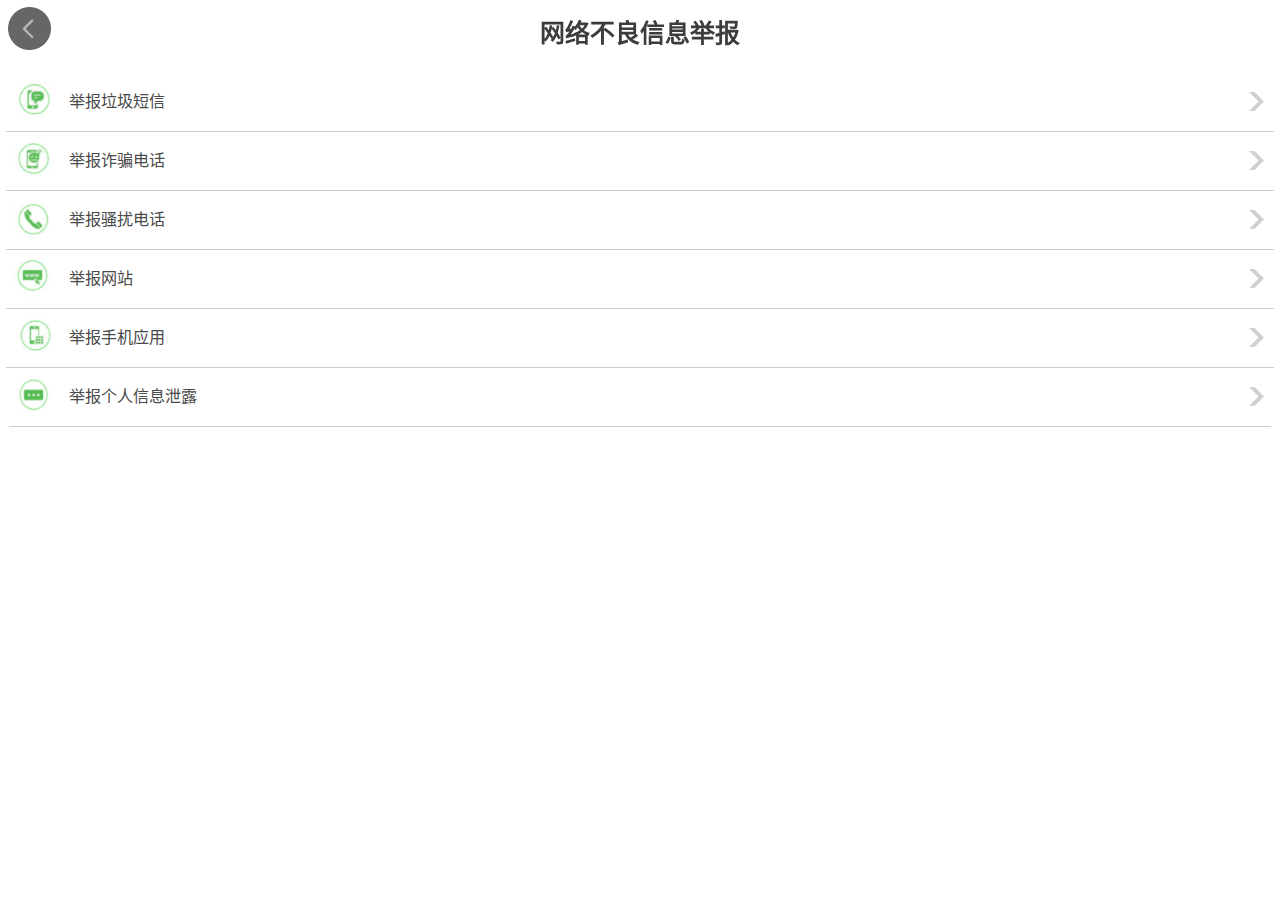
<file: serviceOnPalm/jb.html>
<!DOCTYPE html>
<html lang="zh-CN">
<head>
    <meta charset="utf-8">
    <meta name="viewport" content="width=device-width, initial-scale=1.0, user-scalable=no">
    <title>出入境</title>
    <meta name="keywords" content="">
    <meta name="description" content="">
    <script src="js/rem.js"></script> 
    <script src="js/jquery.min.js" type="text/javascript"></script>
    <link rel="stylesheet" type="text/css" href="css/base.css"/>
    <link rel="stylesheet" type="text/css" href="css/page.css"/>
    <link rel="stylesheet" type="text/css" href="css/all.css"/>
    <link rel="stylesheet" type="text/css" href="css/mui.min.css"/>
    <link rel="stylesheet" type="text/css" href="css/loaders.min.css"/>
    <link rel="stylesheet" type="text/css" href="css/loading.css"/>
    <link rel="stylesheet" type="text/css" href="slick/slick.css"/>
	<link rel="stylesheet" type="text/css" href="css/add.css"/>
	<script type="text/javascript">
		$(window).load(function(){
			$(".loading").addClass("loader-chanage")
			$(".loading").fadeOut(300)
		})
	</script>
</head>
<!--loading页开始-->
<div class="loading">
	<div class="loader">
        <div class="loader-inner pacman">
          <div></div>
          <div></div>
          <div></div>
          <div></div>
          <div></div>
        </div>
	</div>
</div>
<!--loading页结束-->
	<body class="bag-fff">
		<div id="main" class="mui-clearfix">
			<div id="toptitle" class="header-title">
			</div>
			<div id="list" class="list">
				
			</div>
	   </div>
	</body>
		<script >

		/*jsonstr ='{"toptitle":{"text":"网络不良信息举报","color":"text-3c ","backdata":{"img":"img/left.png","act":"crj_form.html"}},"listdata":[{"type":"mainmenu2","datalist":[{"img":"img/dxzp.png","act":"dxjb.html","text":"举报垃圾短信"},{"img":"img/dhzp.png","text":"举报诈骗电话"},{"img":"img/jbdh.png","text":"举报骚扰电话"},{"img":"img/dh.png","text":"举报网站"},{"img":"img/jbyy.png","text":"举报手机应用"},{"img":"img/jbgr.png","text":"举报个人信息泄露"}]}]}';
		e = JSON.parse(jsonstr);
		initUI(e);*/
		
		var dataroot="jb.json"; 
		var e;
		$.getJSON(dataroot, function(data){ 
			e = data;
			initUI(e);
		});
		
		function initUI(e)
		{
			createTitle(e);
			createList(e);
			createmenu(e);
		}
		
		function createTitle(e)
		{
			var infoList = Array();
			
			if(e.toptitle)
			{
				infoList.push('	<div class=" header-top text-center   relative '+getString(e.toptitle.bgcolor) + ' ' + getString(e.toptitle.color) +'">');
				infoList.push('		<span class="f36">'+ getString(e.toptitle.text) +'</span>');	
				
				if(e.toptitle.backdata)
				{
					infoList.push('<a href="'+ e.toptitle.backdata.act+'">');
					infoList.push('	<div class="header-back">');
					infoList.push('		<img src="'+ e.toptitle.backdata.img+'" />');
					infoList.push('	</div>');
					infoList.push('</a>');
				}
				
				infoList.push('	</div>');		
			}
			
			$("#toptitle").html(infoList.join(''));
		}
		
		function createList(e)
		{
			var infoList = Array();
			for (var i = 0; i < e.listdata.length; i++) {
				if(e.listdata[i].type == "cation")
				{
					infoList.push(createCation(e.listdata[i]));
				}
				
				if(e.listdata[i].type == "mainmenu")
				{
					infoList.push(createMainmenu(e.listdata[i]));
				}
				
				if(e.listdata[i].type == "mainmenu2")
				{
					infoList.push(createMainmenu2(e.listdata[i]));
				}
				
				if(e.listdata[i].type == "bigmenu")
				{
					infoList.push(createBigmenu(e.listdata[i]));
				}
				
				if(e.listdata[i].type == "text-r-a")
				{
					infoList.push(createtext_r_a(e.listdata[i]));
				}
				
				if(e.listdata[i].type == "text-n")
				{
					infoList.push(createtext_n(e.listdata[i]));
				}
				
				if(e.listdata[i].type == "formcss")
				{
					infoList.push(createformcss(e.listdata[i]));
				}
				
				infoList.push('<br/>');
			}
			
			$("#list").html(infoList.join(''));
		}
		
		function createmenu(e)
		{
		
			var infoList = Array();
			if(e.menulist)
			{
				infoList.push('<footer class="page-footer fixed-footer bag-blue" id="footer">');
				infoList.push('<ul>');
				for (var m = 0; m < e.menulist.length; m++) {
					infoList.push('<li class="'+getString(e.menulist[m].fouce)+'">');
					infoList.push('	<a href="'+ e.menulist[m].url +'">');
					infoList.push('		<i class="iconfont '+ e.menulist[m].icon +'"></i>');
					infoList.push('		<p>'+ e.menulist[m].text +'</p>');
					infoList.push('	</a>');
					infoList.push('</li>');
				}
				
				infoList.push('</ul>');
				infoList.push('</footer>');
			}
			$("#menu").html(infoList.join(''));
		}
		
		
		function createCation(e)
		{
			var cationdatalist = Array();
			cationdatalist.push('<div class="cation">');
			if(e.text)
			{
				cationdatalist.push('<div class="header-lable clearfloat">');
				cationdatalist.push('	<div class="lable-l  text-96">');
				cationdatalist.push('		<span class="f24">'+e.text +'</span>');
				cationdatalist.push('	</div>');
				
				if(e.alldata)
				{
					
				
					cationdatalist.push('<a href="'+e.alldata.act +'">');
					cationdatalist.push('	<div class="lable-m">');
					cationdatalist.push('		<span class="f24">'+e.alldata.text+'</span>');
					cationdatalist.push('	</div>');
					cationdatalist.push('	<div class="lable-r">');
					cationdatalist.push('		<img src="'+e.alldata.img+'" />');
					cationdatalist.push('	</div>');
					cationdatalist.push('</a>');
				}
				cationdatalist.push('</div>');
			}
			
			
			if(e.datalist)
			{
				cationdatalist.push('<ul class="clearfloat">');
				for(var j=0; j < e.datalist.length; j++)
				{
					cationdatalist.push('<li>');
					cationdatalist.push('	<a href="'+getString(e.datalist[j].act) +'">');
					cationdatalist.push('		<img src="'+e.datalist[j].img+'" />');
					cationdatalist.push('		<p>'+e.datalist[j].text +'</p>');
					cationdatalist.push('	</a>');
					cationdatalist.push('</li>');
				}
				cationdatalist.push('</ul>');
			}
			
			
			cationdatalist.push('</div>');
			
			return cationdatalist.join('');
		}
		
		function createMainmenu(e)
		{
			var mainmenudatalist = Array();
			mainmenudatalist.push('<ul class="mainmenu">');
			for(var j=0; j < e.datalist.length; j++)
			{
				mainmenudatalist.push('<li>');
				mainmenudatalist.push('	<a href="'+ getString(e.datalist[j].act) +'" >');
				mainmenudatalist.push('		<img src="'+e.datalist[j].img +'" />');
				mainmenudatalist.push('		<p><span>'+e.datalist[j].text +'</span></p>');
				mainmenudatalist.push('	</a>');
				mainmenudatalist.push('</li>');
			
			}
			
			mainmenudatalist.push('</ul>');
			return mainmenudatalist.join('');
		}
		
		function createMainmenu2(e)
		{
			var mainmenudatalist = Array();
			mainmenudatalist.push('<ul class="mainmenu2">');
			for(var j=0; j < e.datalist.length; j++)
			{
				mainmenudatalist.push('<li>');
				mainmenudatalist.push('	<a href="'+ getString(e.datalist[j].act) +'" >');
				mainmenudatalist.push('		<img src="'+e.datalist[j].img +'" />');
				mainmenudatalist.push('		<span>'+e.datalist[j].text +'</span>');
				mainmenudatalist.push('	<b></b></a>');
				mainmenudatalist.push('</li>');
			
			}
			
			
			mainmenudatalist.push('</ul>');
			return mainmenudatalist.join('');
		}
		
		function createBigmenu(e)
		{
		
			var bigmenudatalist = Array();
			bigmenudatalist.push('<ul class="bigmenu">');
			for(var j=0; j < e.datalist.length; j++)
			{
				bigmenudatalist.push('<li>');
				bigmenudatalist.push('	<a href="'+ getString(e.datalist[j].act) +'" >');
				bigmenudatalist.push('		<img src="'+e.datalist[j].img +'" />');
				bigmenudatalist.push('		<p><span>'+e.datalist[j].text +'</span></p>');
				bigmenudatalist.push('	</a>');
				bigmenudatalist.push('</li>');
			
			}
			bigmenudatalist.push('</ul>');
			return bigmenudatalist.join('');
		}
		
		function createtext_r_a(e)
		{
			var text_r_adatalist = Array();
			text_r_adatalist.push('<div class="text-r">');
			text_r_adatalist.push('	<a href="'+ e.act +'">'+e.text+'</a>');
			text_r_adatalist.push('</div>');
				
			
			return text_r_adatalist.join('');
		}
		
		function createtext_n(e)
		{
			var text_ndatalist = Array();
			
			text_ndatalist.push('<div class="text-n">');	
			text_ndatalist.push('	<p>'+ e.text +'</p>');
			text_ndatalist.push('</div>');
			return text_ndatalist.join('');
		}
		
		function createformcss(e)
		{
			var formcssdatalist = Array();
			formcssdatalist.push('<div');
			formcssdatalist.push('<div class="formcss">');
			for(var j=0; j < e.datalist.length; j++)
			{
				if(e.datalist[j].type == "l_input")
				{
					formcssdatalist.push('<div class="wd-input-row">');
					formcssdatalist.push('	<label>'+ e.datalist[j].text+'</label>');
					formcssdatalist.push('	<input type="text" class="mui-input-clear" placeholder="'+ e.datalist[j].placeholder+'">');
					formcssdatalist.push('</div>');
				}
				
				if(e.datalist[j].type == "btn")
				{
					formcssdatalist.push('<div class="wd-button-row">');
					for(var m=0; m < e.datalist[j].datalist.length; m++)
					{
						formcssdatalist.push('	<button type="button" onclick="">'+ e.datalist[j].datalist[m].text+'</button>');
					}
					formcssdatalist.push('	</div>');
				}
			}
			formcssdatalist.push('</div>');
			formcssdatalist.push('</div>');
			return formcssdatalist.join('');
		}
		
		function getString(e)
		{
			if(e)
				return e+"";
			else
				return "";
		}
</script>
</html>
</file>
<file: serviceOnPalm/css/page.css>
/*---------------------------------------------------------------------------------------
 index
 * */

/*header*/
.header{width: 100%; padding: 22.5% 0; position: relative;}
.header .tu{position: absolute; top: 0; left: 0; width: 100%;}
.header .tu img{width: 100%;}
.header-tit{width: 100%; text-align: center; position: absolute; top: 2.5rem; left: 0;}
.header-num{color: #fff; font-size: .36rem;}
.header-num span{color: #ffd035;}
.header-da{font-size: .6rem; color: #fff; margin-top: .5rem;}

/*cation*/
.cation{width: 100%; background-color: #fff; padding-top: 5%;}
.cation ul li{width: 25%; float: left; text-align: center; padding-top:10px; border-top:1px; border-left:0px; border-right:1px; border-bottom:0px;border-style:solid; border-color:#969696}
.cation ul lir{width: 25%; float: left; text-align: center; padding-top:10px; border-top:1px; border-left:0px; border-right:0px; border-bottom:0px;border-style:solid; border-color:#969696}
.cation ul img{width: 50%;margin-top: 2px;}
.cation ul p{width: 100%; text-align: center; margin-top: 5px;padding-bottom:10px; font-size: .4rem; color: #555555;}
.noboder-right{border-right:0px; }

/*recom*/
.recom{width: 100%; margin-top: 3%; background-color: #fff;}
.recom-tit{padding: 3% 0; border-bottom: 1px solid #dfdfdf; width: 100%;}
.recom-tit p{width: 100%; padding-left: 3%; border-left: 8px solid #fd9301; font-size: .45rem; color: #333333;}
.recom .content{width: 100%; padding: 0 3%;}
.recom .content .list{padding: 3% 0; border-bottom: 1px solid #dfdfdf; width: 100%;}
.recom .content .list:last-child{border-bottom: none;}
.recom .content .list .tu{width: 30.542%; background-color: #ccc; float: left; max-height: 5rem; text-align: center; font-size: 0;}
.recom .content .list .tu span{display: inline-block; line-height: 0; vertical-align: middle;}
.recom .content .list .tu img{width: 100%; max-height: 5rem;}
.recom .content .list .right{width: 66.666%; float: right;}
.recom .content .list .right .tit{width: 100%;}
.recom .content .list .right .tit p{font-size: .4rem; color: #333333; width: 70%; overflow: hidden; text-overflow: ellipsis; -webkit-text-overflow: ellipsis; white-space: nowrap;}
.recom .content .list .right .tit span{font-size: .4rem; color: #f58611; font-weight: bold;}
.recom .content .list .right .tit span samp{font-size: .3rem; color: #f58611; font-weight: normal;}
.recom .recom-jianjie{font-size: .36rem; color: #888888; margin-top: .3rem; width: 100%; overflow: hidden; text-overflow: ellipsis; -webkit-text-overflow: ellipsis; white-space: nowrap;}
.recom .recom-jianjieone{margin-top: .1rem;}
.recom-bottom{margin-top: .5rem;}
.recom-bottomtwo{margin-top: .3rem;}
.recom-bottom span{font-size: .3rem; color: #2fb74f; float: left; margin-right: .5rem;}
.icon-duihao{margin-right: 5px;}

.poo-mui{width: 100%; background-color: #f58611; padding: 2% 0;}

/*---------------------------------------------------------------------------------------
 entire
 * */
.headertwo{width: 100%; padding: 3% 0; background-color: #f58611; position: fixed; top: 0; left: 0; z-index: 99999;}
.headertwo a{display: block; text-align: center; padding-right: .3rem;}
.headertwo a:first-child{width: 10%; padding-left: .3rem; padding-right: 0;}
.headertwo p{width: 80%; text-align: center; color: #fff; font-size: .5rem;}
.headertwo a i{color: #fff; font-size: .5rem;}
.headertwo .bt{width: 76%;}

.recomtwo{margin-top: 1.5rem;}
.menu-list{width: 100%; position: absolute; z-index: 9999;}
.menu-list ul li{background-color:#fff; text-align: center; width: 33.333%; float: left;}
.menu-list ul li a{color: #888888; border-bottom:solid 1px #dfdfdf; font-size:.36rem; display: block; position: relative; padding: .3rem 0;}
.menu-list ul li .inactive i{ background:url(../img/xia.png) no-repeat center; background-size: 50%; width: 29px; height: 8px; display: inline-block;}
.menu-list ul li .inactives i{background:url(../img/shang.png) no-repeat center; background-size: 50%; width: 29px; height: 8px; display: inline-block;} 
.menu-list ul li .inactives{color: #f58611;}
.menu-list ul li ul{display: none;}
.menu-list ul li ul li { border-left:0; text-align: left; width: 100%; border-right:0; background-color:#fff; border-color:#dfdfdf;}
.menu-list ul li ul li a{display: block; width: 100%; padding-left: 1rem; color:#333333; font-size: .36rem;}
.menu-last{ background-color:#d6e6f1; border-color:#6196bb;}
.menu-list ul li ul li:nth-child(2n){background-color: #fafafa;}

.am-sharetwo{z-index: 10001;}
.sharebgtwo { background-color: rgba(0, 0, 0, 0.6); top: 0; height: 100%; left: 0; opacity: 0; position: fixed; right: 0; top: 0; width: 100%; z-index: 10000; display:none; }
.sharebg-active { opacity: 1; display:block; }

.recomtwo img{width: 100%;}

.recome-close{width: 100%; padding: 3% 3% 0 3%;}
.recome-close p{font-size: .4rem; color: #333; width: 70%; overflow: hidden; text-overflow: ellipsis; -webkit-text-overflow: ellipsis; white-space: nowrap;}


/*---------------------------------------------------------------------------------------
 service-details
 * */
.service,.service img{width: 100%;}
.service .tit{width: 100%; padding: 7% 0 3% 3%; position: absolute; bottom: 0; left: 0; background: url(../img/bg.png) center no-repeat; background-size: cover;}
.service .tit .one{font-size: .45rem; color: #fff; width: 70%; overflow: hidden; text-overflow: ellipsis; -webkit-text-overflow: ellipsis; white-space: nowrap;}
.service .tit .two{font-size: .32rem; color: #fff; width: 70%; margin-top: .2rem; overflow: hidden; text-overflow: ellipsis; -webkit-text-overflow: ellipsis; white-space: nowrap;}

.service-top{width: 100%; margin-top: 3%; background-color: #fff; padding: 3%;}
.service-top .left{width: 80%; border-right: 1px solid #dddddd;}
.service-top .left .tit{font-size: .36rem; color: #888888;}
.service-top .right{width: 19%; text-align: center;}
.service-top .right i{color: #888888; margin-top: .1rem; font-size: .57rem;}
.service-top .right p{font-size: .32rem; margin-top: .1rem; color: #888888;}
.service-top .left .fu-tit{margin-top: .2rem; padding-bottom: .2rem;}
.service-top .left .titwo{font-size: .5rem; color: #f58611; font-weight: bold;}
.service-top .left .titwo span{font-size: .36rem;}

.service-ctent{width: 100%; background-color: #fff; margin-top: 3%;}
.service-ctent .tit{width: 100%; line-height: .8rem; padding: 3% 3% 3% 5%; font-size: .32rem; color: #666666;}

.recom-xia{width: 100%; padding: 3%;}
.recom-xia .list{width: 31%; text-align: center; margin-right: 3.5%; margin-bottom: 3%;}
.recom-xia .list .tu{width: 100%; max-height: 5rem; text-align: center; font-size: 0;}
.recom-xia .list .tu span{display: inline-block; height: 100%; line-height: 100%; vertical-align: middle;}
.recom-xia .list .tu img{width: 100%; max-height: 5rem; vertical-align: middle;}
.recom-xia .list p{width: 100%; overflow: hidden; text-overflow: ellipsis; -webkit-text-overflow: ellipsis; white-space: nowrap; font-size: .32rem; color: #333333; margin-top: .2rem;}
.recom-xia .list:nth-child(3n){margin-right: 0;}

.footer-tel{width: 100%; max-height: 3rem; background-color: #fd9301; position: fixed; bottom: 0; left: 0;}
.footer-tel .left{width: 12%; background-color: #fd8100; max-width: 130px; max-height: 3rem;}
.footer-tel .left img{width: 100%; max-height: 3rem;}
.footer-tel .right{width: 80%; text-align: center; font-family: arial; color: #fff; font-size: .5rem; padding-top: .45rem;}
.footer-tel .right span{font-size: .3rem;}

/*---------------------------------------------------------------------------------------
 house-details
 * */
.service-list,
.service-ties{width: 100%; padding: 3%;}
.service-list ul li{float: left; width: 48%; line-height: .9rem; font-size: .32rem; color: #666666; margin-right: 4%; overflow: hidden; text-overflow: ellipsis; -webkit-text-overflow: ellipsis; white-space: nowrap;}
.service-list ul li:nth-child(2n){margin-right: 0;}
.service-tit{font-size: .32rem; color: #666666; line-height: .7rem;}
.service-ties ul li{width: 25%; margin-bottom: .3rem; float: left; font-size: .32rem; line-height: .6rem; color: #555555; overflow: hidden; text-overflow: ellipsis; -webkit-text-overflow: ellipsis; white-space: nowrap;}
.service-ties ul li i{margin-right: .2rem; width: .5rem; font-size: .57rem; display: inline-block; float: left;}

.recom-xia .bottom,
.recom-xia .bottom .top{width: 100%;}
.recom-xia .bottom .top .biaoti{font-size: .32rem; text-align: left; float: left; width: 55%; overflow: hidden; text-overflow: ellipsis; -webkit-text-overflow: ellipsis; white-space: nowrap; color: #333333;}
.recom-xia .bottom .top .price{float: right; width: 45%; font-size: .34rem; color: #fa6e02; font-weight: bold;}
.recom-xia .bottom .top .price span{font-size: .2rem; font-weight: normal;}
.recom-xia .bottom .fu-tit{font-size: .2rem; color: #888888;}
.footer-look{ position: fixed; bottom: 0; left: 0; width: 100%;}
.footer-look a{padding: 3% 0; display: block; text-align: center; width: 100%; background-color: #fd9301; color: #fff; font-size: .45rem;}

/*弹窗内容*/
#lean_overlay{position:fixed;z-index:100000;top:0px;left:0px;height:100%;width:100%;	background:#000;display:none;}
#loginmodal{width:76%; min-height: 200px;background:#fff;-webkit-border-radius:10px;-moz-border-radius:10px;border-radius:10px;-webkit-box-shadow:0 1px 5px rgba(0, 0, 0, 0.5);-moz-box-shadow:0 1px 5px rgba(0, 0, 0, 0.5);box-shadow:0 1px 5px rgba(0, 0, 0, 0.5);position: relative;}
#loginform label{display:block; font-size:1.1em; font-weight:bold; color:#7c8291; margin-bottom:3px; }
#loginform .flatbtn-blu{position: absolute;right: -40px;top: -40px;background: url(../img/close.png) center no-repeat; background-size: 100%; width: 100px;height: 92px;border: none;cursor: pointer;}
#loginmodal .top{width: 100%; font-size: .42rem; color: #333333; padding-left: .5rem; line-height: 1rem;}
#loginmodal .bottom{width: 100%; padding: 6% 10% 10% 10%;}
#loginmodal .bottom ul li{width: 100%; margin-bottom: .4rem; border: 1px solid #cfcfcf; padding: .2rem; box-sizing: border-box; -webkit-box-sizing: border-box;}
#loginmodal .bottom ul li i{font-size: .57rem; color: #f58611; float: left; display: inline-block;}
#loginmodal .bottom ul li input{width: 80%; height: auto; margin-bottom: 0; padding: 0; float: left; line-height: .7rem; text-indent: .2rem; margin-left: .2rem; font-size: .34rem; color: #aaaaaa; border: none; border-left: 1px solid #cfcfcf;}
#loginmodal .bottom .btn{width: 100%; background-color: #f58611; color: #fff; font-size: .42rem; text-align: center; padding: 4% 0; border: none; border-radius: 5px; -webkit-border-radius: 5px; -webkit-appearance: none;}
#loginform .flatbtn-blutwo{position: absolute;right: -15px;top: -15px;background: url(../img/closetwo.png) center no-repeat; background-size: 100%; width: 32px;height: 32px;border: none;cursor: pointer;}
.loginmodal{overflow: hidden;}
.loginmodaltwo{overflow: visible;}

/*---------------------------------------------------------------------------------------
 landlord
 * */
.land-banner,
.land-banner img{width: 100%;}
.land-ctent{width: 100%; margin-top: 3%; background-color: #fff;}
.land-ctent ul li{width: 100%; float: left; padding:2% 2% 2% 0; border-bottom: 1px solid #dddddd;}
.land-ctent ul li .tit{font-size: .4rem; color: #666666; line-height: 1.4rem; width: 20%; text-align: right;}
.land-ctent ul li input{width: 78%; line-height: 1.4rem; height: 1.4rem; margin-bottom: 0; text-align: right; border: none; font-size: .4rem; color: #cbcbcb; padding: 0;}
.land-ctent .day{width: 74%; border: none; font-size: .45rem; color: #a9a9a9;}
.land-ctent ul li i{font-size: .57rem; color: #b7b7b7; line-height: 1.4rem;}
.land-ctent .btn{width: 90%; margin: 5%; background-color: #f58611; color: #fff; font-size: .45rem; padding: 4% 0; border: none; border-radius: 5px; -webkit-border-radius: 5px; -webkit-appearance: none; text-align: center;}
#loginmodal .bottom .btn1{border-radius: 0 0 10px 10px; background-color: #01b94f; position: absolute; bottom: 0; left: 0;}
.login-dui{width: 100%; text-align: center;}
.login-dui .tu img{width: 30%;}
.login-dui .tit{width: 100%; margin: 5% auto; text-align: center; font-size: .45rem; color: #333333;}
.login-dui .fu-tit{width: 100%; margin: 0 auto 10%; font-size: .32rem; color: #666666; line-height: .7rem;}

/*---------------------------------------------------------------------------------------
 join
 * */
.join{width: 100%;}
.join .top{width:100%; background-color: #fff; padding: 3%;}
.join .top .tu,
.join .top .tu img{width: 100%;}
.join .top .tit{font-size: .45rem; color: #333333; line-height: .9rem;}
.join .top .fu-tit{font-size: .4rem; color: #666666; line-height: .7rem;}
.recom-titwo{border-bottom: none;}
.land-ctent ul li .tit2{line-height: .7rem;}

/*---------------------------------------------------------------------------------------
 lease
 * */
.headertwo span{color: #fff; display: block; font-size: .4rem; padding-left: .3rem;}
.lease{width: 100%;}
.lease .top{padding: 3%; background-color: #f6f6f6; width: 100%; border-bottom: 1px solid #dfdfdf;}
.lease .top span{font-size: .36rem; line-height: .7rem; padding-left: .2rem; color: #888888; display: block; width: 90%; overflow: hidden; text-overflow: ellipsis; -webkit-text-overflow: ellipsis; white-space: nowrap;}
.lease .top i{font-size: .57rem; color: #f58611;}
.land-ctenttwo{margin-top: 0;}
.lease .btn{width: 90%; margin: 5%; background-color: #f58611; color: #fff; font-size: .45rem; padding: 4% 0; border: none; border-radius: 5px; -webkit-border-radius: 5px; -webkit-appearance: none; text-align: center;}
.lease .tiaoli{width: 90%; margin: 5% 5% 0 5%; font-size: .36rem; color: #666666;}
.lease .tiaoli span{color: #f58611;}

/*---------------------------------------------------------------------------------------
 schedule
 * */
.schedule{width: 100%;}
.notice { width: 100%; overflow: hidden;}
.notice .tab-hd { background-color: #fff; border-bottom: 1px solid #dfdfdf; width: 100%; color: #333333; }
.notice .tab-hd li{ float: left; width: 50%;}
.notice .tab-hd li a{ display:block; text-align: center; font-size: .4rem; color: #333333; width: 100%; padding: 5% 0;}
.notice .tab-hd li.on a{ color:#f58611;}
.notice .tab-hd li.on{border-bottom: 4px solid #f58611; background-color: #fff; font-weight: bold; position: relative; }
.topsche-top{width: 100%; padding: 3% 0 1% 3%; border-bottom: 1px solid #dfdfdf; background-color: #fff;}
.topsche-top .add,
.topsche-top .time{font-size: .4rem; line-height: 1.1rem; color: #888888; margin-right: .3rem;}
.topsche-top .add i,
.topsche-top .time i{font-size: .57rem; color: #f58611;}
.topsche-top .tit{color: #fff; font-size: .4rem; background: url(../img/huangbg.png) center no-repeat; background-size: 100%; padding: .3rem .3rem .3rem .7rem;}
.topsche-top .titwo{background: url(../img/lvbg.png) center no-repeat; background-size: 100%;}
.schedule .content{margin-top: 3%; background-color: #fff;}
.schedule .content:first-child{margin-top: 0;}
.schedule .content .list{padding: 3% 3%; border-bottom: 1px solid #dfdfdf; width: 100%;}
.schedule .content .list:last-child{border-bottom: none;}
.schedule .content .list .tu{width: 30.542%; background-color: #ccc; float: left; max-height: 5rem; text-align: center; font-size: 0;}
.schedule .content .list .tu span{display: inline-block; line-height: 0; vertical-align: middle;}
.schedule .content .list .tu img{width: 100%; max-height: 5rem;}
.schedule .content .list .right{width: 66.666%; float: right;}
.schedule .content .list .right .tit{width: 100%;}
.schedule .content .list .right .tit p{font-size: .4rem; color: #333333; width: 70%; overflow: hidden; text-overflow: ellipsis; -webkit-text-overflow: ellipsis; white-space: nowrap;}
.schedule .content .list .right .tit span{font-size: .4rem; color: #f58611; font-weight: bold;}
.schedule .content .list .right .tit span samp{font-size: .3rem; color: #f58611; font-weight: normal;}
.schedule .recom-jianjie{font-size: .36rem; color: #888888; margin-top: .3rem; width: 100%; overflow: hidden; text-overflow: ellipsis; -webkit-text-overflow: ellipsis; white-space: nowrap;}
.schedule .recom-jianjieone{margin-top: .1rem;}
.recom-bottom{margin-top: .4rem;}
.recom-bottomtwo{margin-top: .3rem;}
.recom-bottom span{font-size: .36rem; color: #2fb74f; float: left; margin-right: .5rem;}
.icon-duihao{margin-right: 5px;}

/*---------------------------------------------------------------------------------------
 p-center
 * */
.center-header{width: 100%; background-color: #f69228; padding: 3% 0 18%; position: absolute; top: 0; left: 0;}
.center-header .shezhi{color: #fff; font-size: .4rem; background-color: #f79e41; padding: .2rem .5rem; border-radius: 20px; -webkit-border-radius: 20px; margin-right: 3%;}
.center-header .top{width: 100%; padding: 3%;}
.center-header .top .tu{width: 25%; max-height: 5rem; max-width: 5rem; border-radius: 50%; -webkit-border-radius: 50%; overflow: hidden; text-align: center; font-size: 0;}
.center-header .top .tu span{display: inline-block; height: 100%; line-height: 100%; vertical-align: middle;}
.center-header .top .tu img{width: 100%; vertical-align: middle;}
.center-header .top .tit{font-size: .5rem; color: #fff; line-height: 2.3rem; margin-left: .5rem; width: 60%; overflow: hidden; text-overflow: ellipsis; -webkit-text-overflow: ellipsis; white-space: nowrap;}
.center-header .top i{color: #fff; font-size: .57rem; line-height: 2.3rem;}
.center-header .bottom{position: absolute; padding: 3% 0; bottom: 0; left: 0; width: 100%; background: url(../img/bg.jpg) center repeat; background-size: 100%;}
.center-header .bottom ul li{float: left; width: 24.9%; text-align: center; border-right: 1px solid #ce7414; color: #fff; font-size: .32rem;}
.center-header .bottom ul li:last-child{border-right: none;}
.center-header .bottom ul li p{color: #fff; font-size: .4rem; line-height: .6rem;}
.p-list{width: 100%; padding: 3%; background-color: #fff; border-bottom: 1px solid #dfdfdf;}
.p-list span{font-size: .4rem; line-height: .7rem; color: #333333; margin-left: .3rem;}
.p-list .ben{color: #ffa756; font-size: .57rem;}
.p-fenlei{background-color: #fff;}
.p-fenlei ul li{float: left; width: 33.33%; text-align: center; padding: 3% 0; color: #666666; font-size: .36rem; line-height: .7rem;}
.p-list a{display: block; width: 100%; line-height: .6rem;}
.p-listwo{border-bottom: none; margin-top: 3%;}
.p-listwo .xing{font-size: .57rem; color: #fe7777;}
.p-list .you{font-size: .57rem; color: #b7b7b7;}
.p-listwo .money{font-size: .57rem; color: #83d65a;}
.p-listhree{border-bottom: none;}
.p-listhree .hetongguanli{font-size: .57rem; color: #fb81b0;}
.p-listhree .weituoguanli{font-size: .57rem; color: #b991f5;}
.p-listhwo .gonggao{font-size: .57rem; color: #5892fc;}
.p-listhree .gerenzhongxin{font-size: .57rem; color: #ffb773;}
.p-listhree .lock{font-size: .57rem; color: #fe7777;}
.p-listhwo i,
.p-list i,
.p-listhree i{width: .6rem; text-align: center;}

/*---------------------------------------------------------------------------------------
 collection
 * */
.collection{margin-top: 0;}
.collection .recom-bottom{font-size: .4rem; color: #f58611; font-weight: bold;}
.collection .recom-bottom samp{font-size: .3rem; color: #f58611; font-weight: normal;}
.collection .right .delete{font-size: .57rem; color: #fff; background-color: #a2a2a2; width: .7rem; height: .7rem; text-align: center; line-height: .8rem;}

/*---------------------------------------------------------------------------------------
 pay-rent
 * */
.pay{width: 100%;}
.pay-top{width: 100%; padding: .6rem 0; position: relative; z-index: 99; background-color: #f6f6f6;}
.pay-top ul li{float: left; position: relative; z-index: 99; width: 25%; text-align: center;}
.pay-top ul li span{color: #fff; display: block; margin: 0 auto; border-radius: 50%; -webkit-border-radius: 50%; background-color: #d3d3d3; width: 1rem; height: 1rem; text-align: center; line-height: 1rem; font-family: arial; font-size: .45rem;}
.pay-top ul li p{font-size: .4rem; color: #d3d3d3; margin-top: .2rem;}
.pay-top ul li.cur span{background-color: #60c330;}
.pay-top ul li.cur p{color: #60c330;}
.pay-top .hline{position: absolute; width: 76%; z-index: 95; left: 12%; top:.95rem; display: block; height: .3rem; background-color: #d3d3d3;}
.pay-top .bline{position: absolute; z-index: 98; left: 0; top: 0; display: none; height: .3rem; background-color: #60c330;}
.pay-top .blinetwo{width: 33.333%; display: block;}
.pay-top .blinethree{width: 66.666%; display: block;}
.pay-top .blinefour{width: 100%; display: block;}
.pay-bottom ul li .xinxi{line-height: 1.4rem; color: #333333; font-size: .4rem; width: 75%; text-align: right; overflow: hidden; text-overflow: ellipsis; -webkit-text-overflow: ellipsis; white-space: nowrap;}
.pay-bottom ul li .price{color: #fc9300;}
.pay-bottom ul li .daytwo{color: #333;}
.pay-bottom ul li .huise{color: #cbcbcb;}
.pay-bottom ul li .chapter{color: #e1e1e1; font-size: .57rem; width: .8rem; height: .8rem; text-align: center; line-height: .7rem; margin-top: .3rem; border: 1px solid #dbdbdb; border-radius: 5px; -webkit-border-radius: 5px;}
.pay-btn{width: 90%; float: left; margin: 5%; display: block; background-color: #f58611; color: #fff; font-size: .5rem; padding: 4% 0; border: none; border-radius: 5px; -webkit-border-radius: 5px; -webkit-appearance: none; text-align: center;}

/*---------------------------------------------------------------------------------------
 order
 * */
.order-top{width: 100%; padding: 3%; background-color: #fff; border-bottom: 1px solid #dddddd;}
.order-top .tu{width: 25%; text-align: center; font-size: 0; max-height: 5rem;}
.order-top .tu span{display: block; height: 100%; line-height: 100%; vertical-align: middle;}
.order-top .tu img{width: 100%; vertical-align: middle; max-height: 5rem;}
.order-top .right{width: 72%; margin-left: 3%;}
.order-top .right .tit,
.order-top .right .fu-tit{width: 100%; font-size: .5rem; line-height: .9rem; color: #333333; overflow: hidden; text-overflow: ellipsis; -webkit-text-overflow: ellipsis; white-space: nowrap;}
.order-top .right .fu-tit{font-size: .3rem; color: #888888;}
.order-bottom{margin-top: 0;}
.total{width: 100%; padding: 6% 3%; background-color: #fff;}
.total ul li{line-height: .9rem;}
.total ul li .tit{color: #333; font-size: .4rem;}
.total ul li .price{font-size: .4rem; color: #fc9300; font-family: arial;}
.order-footer{position: fixed; width: 100%; bottom: 0; left: 0; border-top: 1px solid #cccccc; background-color: #fff;}
.order-footer .price{width: 62.963%; text-align: right; padding-right: 5%; font-size: .4rem; color: #333333;}
.order-footer .price span{font-weight: bold; color: #fc9300; line-height: 1.7rem;}
.order-footer a{display: block; width: 37.037%; text-align: center; background-color: #f58611; line-height: 1.7rem; color: #fff; font-size: .5rem;}

/*---------------------------------------------------------------------------------------
 payment
 * */
.payment{width: 100%;}
.payment .top{background-color: #fff; width: 100%; padding: 3%;}
.payment .top span{font-size: .4rem; color: #888888;}
.payment .top span:last-child{color: #fc9300;}
.payment .bottom{margin-top: 3%; background-color: #fff;}
.payment .bottom .tit{padding: 3%; border-bottom: 1px solid #e5e5e5; color: #333333; font-size: .4rem;}
.pay-list{padding: 0 3%;}
.pay-list ul li{border-bottom: 1px solid #e5e5e5; padding: 3% 0;}
.pay-list ul li .zhifubao,
.pay-list ul li .weixin,
.pay-list ul li .yinxingqia{color: #01a0e9; font-size: 1.2rem; width: 1.4rem; text-align: center;}
.pay-list .middle{width: 75%; margin-left: 3%;}
.pay-list .middle .payname,
.pay-list .middle .tuijian{font-size: .4rem; line-height: .7rem; color: #333333; width: 100%; overflow: hidden; text-overflow: ellipsis; -webkit-text-overflow: ellipsis; white-space: nowrap;}
.pay-list .middle .tuijian{font-size: .32rem; color: #9d9d9d;}
.pay-list .right{font-size: .8rem; color: #b7b7b7; line-height: 1.2rem;}
.pay-list ul li .weixin{color: #09be14; font-size: 1.4rem; margin-top: -.2rem;}
.pay-list ul li .yinxingqia{color: #e99f01;}
.pay-list ul li:last-child{border-bottom: none;}
.pay-list ul li a{display: block;}

/*---------------------------------------------------------------------------------------
 success
 * */
.success{width: 100%; height: 100%; background-color: #fff; position: absolute;}
.success .top{width: 100%; text-align: center; padding-top: 3rem;}
.success .top .chenggong{width: 4rem; margin: 0 auto; display: block; color: #60c330;}
.success .top .tit{color: #333333; font-size: .45rem; line-height: .9rem;}
.success .top .fu-tit{color: #888888; font-size: .4rem; line-height: .9rem;}

/*---------------------------------------------------------------------------------------
 contract
 * */
.contract{width: 100%; padding-bottom:3%;}
.contract ul li{width: 28%; margin-top: 3%; height: 3.6rem; margin-left: 4%; float: left; text-align: center; font-size: 0;}
.contract ul li span{display: inline-block; height: 100%; line-height: 100%; vertical-align: middle;}
.contract ul li img{max-width: 100%; vertical-align: middle; max-height: 3.6rem;}
.contract ul li:last-child{font-size: .5rem; color: #666666; height: 3.6rem; border: 1px dashed #dfdfdf;}
.contract ul li:last-child .jia{color: #ddd; font-size: 1.5rem; line-height: 2.3rem;}

/*---------------------------------------------------------------------------------------
 entrust
 * */
.entrust .entrust-btn { padding: .25rem 5%; text-align: center; border: 1px solid #F58611; color: #F58611; background: none; border-radius: 2px; margin: .3rem .4rem .2rem 0;}
.entrust .entrust-btntwo{border: 1px solid #2fb74f; color: #2fb74f;}

/*---------------------------------------------------------------------------------------
 extension
 * */
.exten .top{width: 100%; padding: 5% 3%; background-color: #fff;}
.exten .top .tu{width: 25%; max-height: 5rem; max-width: 5rem; border-radius: 50%; -webkit-border-radius: 50%; overflow: hidden; text-align: center; font-size: 0; border:1px solid #e1e1e1}
.exten .top .tu span{display: inline-block; height: 100%; line-height: 100%; vertical-align: middle;}
.exten .top .tu img{width: 100%; vertical-align: middle;}
.exten .top .tit{font-size: .45rem; color: #333; line-height: 2.3rem; margin-left: .5rem; width: 60%; overflow: hidden; text-overflow: ellipsis; -webkit-text-overflow: ellipsis; white-space: nowrap;}
.exten .top i{color: #b7b7b7; font-size: .57rem; line-height: 2.3rem;}
.exten .middle{width: 100%; background-color: #fff; margin-top: 3%;}
.exten .middle .ctent{width: 100%; padding: 3%;}
.exten .middle .ctent p{font-size: .4rem; color: #888888; line-height: .8rem;}
.recom-tit p samp{color: #f58611;}
.recom-tit .tguang{padding-right: 3%;}
.exten .middle table{width: 100%;}
.exten .middle table th{text-align: center; font-size: .4rem; color: #888888; padding: .3rem 0;}
.exten .middle table tr{border-bottom: 1px solid #dfdfdf;}
.exten .middle table tr:first-child{border-bottom: none; background-color: #efefef;}
.exten .middle table tr{background-color: #fff; width: 100%;}
.exten .middle table tr td{text-align: center; padding: .3rem 0; font-size: .4rem; color: #333;}
.about .p-list span{margin-left: 0;}
.about .p-listwo{margin-top: 0;}

/*---------------------------------------------------------------------------------------
 about-detail
 * */
.about-detail{width: 100%;}
.about-detail .ctent{width: 100%; padding: 3%; font-size: .4rem; color: #333; line-height: .8rem;}
.about-detail p{text-indent: 2em;}

/*---------------------------------------------------------------------------------------
 modify
 * */
.modify{width: 100%; background-color: #fff;}
.modify ul li{width: 100%; border-bottom: 1px solid #dfdfdf; padding: 1% 0;}
.modify ul li .sname,
.modify ul li .syzma{width: 100%; text-indent: 1em; height: 1.5rem; padding: 0; margin-bottom: 0; font-size: .45rem; color: #333; border: none;}
.modify ul li .syzma{width: 52%;}
.modify ul li span{display: block; width: 19%; text-align: center; line-height: 1.5rem; font-size: .45rem;}
.modify ul li a{display: block; margin-right: 5%; font-size: .45rem; color: #f58611; text-align: center; padding: .25rem 5%; margin-top: .2rem; border: 1px solid #f58611; border-radius: 3px;}
.modify ul li .snametwo{border-bottom: none;}

/*---------------------------------------------------------------------------------------
 rent-order
 * */
.rent{width: 100%;}
.rent .top{width: 100%; background-color: #fff; border-bottom: 1px solid #dfdfdf;}
.rent .top ul li{width: 25%; float: left;}
.rent .top ul li a{display: block; width: 100%; padding: .3rem 0; text-align: center; font-size: .36rem; color: #333333;}
.rent .top ul li.cur{border-bottom: 2px solid #f58611;}
.rent .top ul li.cur a{color: #f58611;}
.rent .topsche-top .tit{background: none; color: #f58611;}
.rent .topsche-top .rent-btn{border: 1px solid #333; color: #333;}
.rent .topsche-top .titwo{color: #888888;}

/*---------------------------------------------------------------------------------------
 assess
 * */
.assess{width: 100%;}
.assess .top{width: 100%; padding: 3% 0; background-color: #fff;}
.assess .top .edit{color: #ff731c; border-right: 1px solid #dfdfdf; width: 10%; text-align: center; font-size: .57rem;}
.assess .top .tarea{border: none; width: 90%; padding: 0 4%; font-size: .5rem; color: #333;}
.assess .bottom{width: 100%; padding: 4% 3%; border-bottom: 1px solid #dfdfdf; background-color: #fff;}
.assess .bottom i{display: block; width: 3rem; height: 3rem; text-align: center; line-height: 3rem; font-size: 1.2rem; color: #cecece; background-color: #fcfcfc; border: 2px dashed #dfdfdf; border-radius: 3px; -webkit-border-radius: 3px;}
.assess .stars{padding: 4% 3%; width: 100%; background-color: #fff;}
.assess .stars ul{ width: 100%; background-color: #fff; overflow: hidden;}
.assess .stars ul li{ float: left; font-size: .5rem; color: #444444;}
.assess .stars ul .assess-right{ float: left; margin-left: 5%; width: 30%; overflow: hidden;}
.assess .stars ul .assess-right img{width: 20%; display: block; float: left; }

/*---------------------------------------------------------------------------------------
 profit
 * */
.profit{width: 100%;}
.profit .top{width: 100%; background-color: #fff; padding: 3%;}
.profit .top p{font-size: .5rem; color: #333333; line-height: .9rem;}
.profit .top p span{color: #f58611;}
.profit .top a{display: block; margin-left: 3%; padding: .1rem .4rem; border-radius: 3px; -webkit-border-radius: 3px;}
.profit .top .txian{font-size: .5rem; color: #3fc026; border: 1px solid #3fc026;}
.profit .top .czhi{font-size: .5rem; color: #f58611; border: 1px solid #f58611;}

.profit .bottom{width: 100%; background-color: #fff; margin-top: 3%;}
.noticetwo { width: 100%; overflow: hidden;}
.noticetwo .tab-hd { background-color: #fff; border-bottom: 1px solid #dfdfdf; width: 100%; color: #333333; }
.noticetwo .tab-hd li{ float: left; width: 50%;}
.noticetwo .tab-hd li a{ display:block; text-align: center; font-size: .4rem; color: #333333; width: 100%; padding: 5% 0;}
.noticetwo .tab-hd li.on a{ color:#f58611;}
.noticetwo .tab-hd li.on{border-bottom: 2px solid #f58611; background-color: #fff; font-weight: bold; position: relative; }
.noticetwo .list{width: 100%; padding: 3%; border-bottom: 1px solid #dfdfdf;}
.noticetwo .list dt,
.noticetwo .list dd{width: 100%; line-height: .9rem; float: left;}
.noticetwo .list dt p{width: 80%; font-size: .4rem; color: #666666; overflow: hidden; text-overflow: ellipsis; -webkit-text-overflow: ellipsis; white-space: nowrap;}
.noticetwo .list dt span{color: #f58611;}
.noticetwo .list dd{ font-size: .4rem; color: #666666;}

/*---------------------------------------------------------------------------------------
 recharge
 * */
.recharge{width: 100%;}
.recharge .top,
.carried .top{margin: 3% 0; background-color: #fff; padding: 3%;}
.recharge .top .tit,
.carried .top .tit{font-size: .5rem; color: #181818; width: 20%;}
.recharge .top input,
.carried .top input{border: none; font-size: .5rem; width: 80%; height: auto; margin-bottom: 0; padding: 0; text-indent: 1em; color: #181818;}
.pay-method{background-color: #fff; padding: 3%; border-bottom: 1px solid #dfdfdf; font-size: .5rem; color: #333;}
.addlist{background-color: #fff;}
.addlist .bottom .shopcar .shopcar-checkbox label{position: absolute; top: 0; left: 0; width: 100%; max-width: 44px; height: 100%; background: url(../img/checktwo.png) no-repeat; background-size: 80%; background-position: 50% ; -moz-user-select: none; }
.addlist .bottom .shopcar .shopcar-checkbox .shopcar-checkd{position: absolute; top: 0; left: 0; width: 100%; max-width: 44px; height: 100%; background: url(../img/checketwo.png) no-repeat; background-size: 80%; background-position: 50% ;  }
.recharge .shopcar .shopcar-checkbox{float: right;}
.recharge .sorder-list{width: 80%; height: 2rem;}
.recharge .sorder-list i{line-height: 2rem; font-size: 1.2rem;}
.recharge .sorder-list .zuo{margin-top: .3rem; margin-left: 3%;}
.recharge .sorder-list .zuo .tit{color: #111111; font-size: .5rem; line-height: .8rem;}
.recharge .sorder-list .zuo .fu-tit{font-size: .35rem; color: #b3b3b3;}
.recharge .addlist{border-bottom: none;}
.recharge .addlist .bottom{border-bottom: 1px solid #dcdad3; padding: 0 3%;}
.recharge .shopcar .shopcar-checkbox{position: relative; float: right; width:10%; height: 100%; padding: 10% 0;}
.recharge .shopcar input[type="checkbox"]{ position: absolute; top: 0; left: 0; opacity: 0; }
.recharge .shopcar .shopcar-checkbox label{position: absolute; top: 0; left: 0; width: 100%; height: 100%; background: url(../img/check.png) no-repeat; background-size: 60%; background-position: 50% ; -moz-user-select: none; }
.recharge .shopcar .shopcar-checkbox .shopcar-checkd{position: absolute; top: 0; left: 0; width: 100%; height: 100%; background: url(../img/checke.png) no-repeat; background-size: 60%; background-position: 50% ;  }
.recharge .shopcar .sorder-list .zhifubao{color: #01a0e9;}
.recharge .shopcar .sorder-list .weixin{color: #09be14;}
.recharge .shopcar .sorder-list .yinxinqia{color: #e99f01;}

/*---------------------------------------------------------------------------------------
 carried
 * */
.carried .bottom{background-color: #fff;}
.carried .bottom ul li{width: 100%; padding: 3% 0; border-bottom: 1px solid #dfdfdf;}
.carried .bottom ul li .tit{width:30%; text-align: right; font-size: .45rem; color: #333; line-height: 1.4rem;}
.carried .bottom .day{width: 62%;}
.carried .bottom ul li input{width: 65%;}

/*---------------------------------------------------------------------------------------
 coupon
 * */
.coupon{width: 100%;}
.noticethree { width: 100%; overflow: hidden;}
.noticethree .tab-hd { background-color: #fff; border-bottom: 1px solid #dfdfdf; width: 100%; color: #333333; }
.noticethree .tab-hd li{ float: left; width: 33.333%;}
.noticethree .tab-hd li a{ display:block; text-align: center; font-size: .4rem; color: #333333; width: 100%; padding: 5% 0;}
.noticethree .tab-hd li.on a{ color:#f58611;}
.noticethree .tab-hd li.on{border-bottom: 2px solid #f58611; background-color: #fff; font-weight: bold; position: relative; }
.noticethree .tab-bd{background-color: #fff; padding: 3%;}
.coupon .tab-pal,
.coupon .tab-pal .list,
.coupon .tab-pal .list .xia{width: 100%;}
.coupon .tab-pal .list{border: 1px solid #f58611; margin-bottom: 3%; overflow: hidden; border-radius: 5px; -webkit-border-radius: 5px;}
.coupon .tab-pal .list .top{display: block; width: 100%; height: .3rem; background-color: #f58611;}
.coupon .tab-pal .list .xia .price{width: 25%; text-align: center; height: 2.5rem; line-height: 2.5rem; border-right: 1px dashed #dfdfdf; color: #333333; font-family: arial; font-size: 1rem;}
.coupon .tab-pal .list .xia .price span{font-size: .5rem;}
.coupon .tab-pal .list .xia .you{width: 74%; line-height: .8rem; border-left: 1px dashed #b6b6b6; color: #666666; padding: .7rem 0 0 .3rem; height: 2.5rem;}
.coupon .tab-pal .list .xia .you .fu-tit{font-size: .5rem;}
.coupon .tab-pal .list .xia .you .time{font-size: .45rem;}
.coupon .tab-pal .listwo{border: 1px solid #d2d2d2;}
.coupon .tab-pal .listwo .top{background-color: #d2d2d2;}
.coupon .tab-pal .listwo .xia .price{color: #d2d2d2;}
.coupon .tab-pal .listwo .xia .duihuan{padding: 0 .4rem; margin-right: 2%; color: #fff; background-color: #f58611; border-radius: 3px; -webkit-border-radius: 3px;}

/*---------------------------------------------------------------------------------------
 sign
 * */
.sign{width: 100%;}
.sign ul li{width: 100%; background-color: #fff; padding: 3% 0; border-bottom: 1px solid #dfdfdf;}
.sign ul li .phone{margin-bottom: 0; padding: 0; height: 1rem; line-height: 1rem; border: none; font-size: .45rem; width: 90%;}
.sign ul li i{color: #f58611; font-size: .7rem; line-height: 1rem; width: 1rem; text-align: center;}
.sign .bottom,
.register .bottom{width: 90%; margin: 3% 5%;}
.sign .bottom p，
.register .bottom p{font-size: .45rem; color: #333333;}
.sign .bottom p a,
.sign .bottom a,
.register .bottom a{color: #f58611; text-decoration: underline; font-size: .45rem;}

/*---------------------------------------------------------------------------------------
 register
 * */
.register{width: 100%;}
.register ul li{padding: 3% 0; border-bottom: 1px solid #dfdfdf; background-color: #fff;}
.register ul li .tit{width: 20%; text-align: right; height: 1rem; line-height: 1rem; font-size: .45rem; color: #333;}
.register ul li .shuru{width: 75%; text-indent: 1em; border: none; margin-bottom: 0; height: 1rem; line-height: 1rem; font-size: .45rem; color: #333; padding: 0;}
.register ul li .shurutwo{width: 45%;}
.register ul li .btn{border: none; background-color: #ffa552; color: #fff; font-size: .45rem; border-radius: 3px; -webkit-border-radius: 3px; -webkit-appearance: none; width: 32%; margin-right: 3%; text-align: center; height: 1rem; line-height: 1rem;}

#loginmodalt{width:85%; overflow: hidden; background:#fff;-webkit-border-radius:10px;-moz-border-radius:10px;border-radius:10px;-webkit-box-shadow:0 1px 5px rgba(0, 0, 0, 0.5);-moz-box-shadow:0 1px 5px rgba(0, 0, 0, 0.5);box-shadow:0 1px 5px rgba(0, 0, 0, 0.5);position: relative;}
#loginmodalt #loginform{ position: absolute; bottom: 0; width: 100%; left: 0;} 
#loginmodalt #loginform .center{width: 49.9%;}
#loginmodalt #loginform .center input{width: 100%; color: #333; font-size: .45rem; height: 1.5rem; background-color: #fff; line-height: 1.5rem; border-top: 1px solid #dfdfdf; border-right: 1px solid #dfdfdf; border-bottom: none;}
#loginmodalt .top{width: 100%; padding: 10%; margin-bottom: 10%;}
#loginmodalt .top .tit{font-size: .45rem; color: #f58611;}
#loginmodalt .top .xia{width: 100%; margin: 5% 0;}
#loginmodalt .top .xia .yzm{width: 50%; margin-bottom: 0; padding: 0; border: 1px solid #dfdfdf; height: 1rem; line-height: 1rem; text-indent: .5em; font-size: .45rem; color: #333;}
#loginmodalt .top .xia span{display: block; width: 32%; height: 1rem; line-height: 1rem; margin-left: .3rem; border: 1px solid #dfdfdf; text-align: center; color: #333; font-size: .45rem;}
#loginmodalt .top .xia i{color: #f58611; font-size: .7rem; line-height: 1rem;}

/*---------------------------------------------------------------------------------------
 empty-list
 * */
.empty-list{width: 100%; padding-top: 15%; text-align: center;}
.empty-list i{font-size: 2.5rem; color: #d3d3d3;}
.empty-list p{font-size: .5rem; color: #d3d3d3; margin-top: .2rem;}

/*---------------------------------------------------------------------------------------
 分享样式
 * */
.am-share { font-size: 14px; border-radius: 0; bottom: 0; left: 0; position: fixed; text-align: center; -webkit-transform: translateY(100%); -ms-transform: translateY(100%); transform: translateY(100%); -webkit-transition: -webkit-transform 300ms; transition: transform 300ms ; width: 100%; z-index: 111000; }
.am-modal-active { transform: translateY(0px);  -webkit-transform: translateY(0); -ms-transform: translateY(0); transform: translateY(0) }
.am-modal-out { z-index: 1109; -webkit-transform: translateY(100%); -ms-transform: translateY(100%); transform: translateY(100%) }
.am-share-title { background-color: #f8f8f8; border-bottom: 1px solid #fff; border-top-left-radius: 2px; border-top-right-radius: 2px; color: #555; font-weight: 400; margin: 0 10px; padding: 10px 0 0; text-align: center; }
.am-share-title::after { border-bottom: 1px solid #dfdfdf; content: ""; display: block; height: 0; margin-top: 10px; width: 100%; }
.am-share-footer { margin: 10px; }
.am-share-footer .share_btn { color: #555;  display: block; width: 100%; background-color: #e6e6e6; border: 1px solid #e6e6e6; border-radius: 0; cursor: pointer;  font-size: 16px; font-weight: 400; line-height: 1.2; padding: 0.625em 0; text-align: center; transition: background-color 300ms ease-out 0s, border-color 300ms ease-out 0s; vertical-align: middle; white-space: nowrap;font-family:"微软雅黑";  }
.am-share-sns { background-color: #f8f8f8; border-radius: 0 0 2px 2px; margin: 0 10px; padding-top: 15px; height:auto; zoom:1; overflow:auto; }
.am-share-sns li { margin-bottom: 15px; display: block; float: left; height: auto;  width: 25%; }
.am-share-sns a { color: #555; display: block; text-decoration:none; }
.am-share-sns span { display: block; }
.am-share-sns li i {font-size: 1.2rem;}
.am-share-sns li i.weixin{color: #09be14;}
.am-share-sns li i.qq{color: #209AE0;}
.am-share-sns li i.weibo{color: #E8C342;}
.am-share-sns li i.renren{color: #627282;}
.sharebg { background-color: rgba(0, 0, 0, 0.6); bottom: 0; height: 100%; left: 0; opacity: 0; position: fixed; right: 0; top: 0; width: 100%; z-index: 110000; display:none; }
.sharebg-active { opacity: 1; display:block; }






.oe_overlay{
	background:#000;
	opacity:0;
	position:fixed;
	top:0px;
	left:0px;
	width:100%;
	height:100%;
}
ul.oe_menu{
	list-style:none;
	position:relative;
	margin:30px 0px 0px 40px;
	width:560px;
	float:left;
	clear:both;
}
</file>
<file: serviceOnPalm/css/all.css>
@charset "UTF-8";
/*原子类*/
.db { display: block; }

.ta-r { text-align: right; }

.ta-c { text-align: center; }

.ta-l { text-align: left; }

.vt-t { vertical-align: top; }

.vt-m { vertical-align: middle; }

.vt-ba { vertical-align: baseline; }

.vt-b { vertical-align: bottom; }

.ra1 { -webkit-border-radius: 1px; border-radius: 1px; }

.ra2 { -webkit-border-radius: 2px; border-radius: 2px; }

.ra3 { -webkit-border-radius: 3px; border-radius: 3px; }

/*样式类*/
.white-bg { background-color: #fff !important; }

.label-success { color: #fff; background: #8fd359; }

.fc-success { color: #8fd359; }

.label-danger { color: #fff; background: #ff6666; }

.fc-danger { color: #ff6666; }

.label-warn { color: #fff; background: #ffaa30; }

.fc-warn { color: #ffaa30; }

.label-theme { color: #fff; background: #ff395c; }

.fc-theme { color: #ff395c; }

.label-info { color: #fff; background: #ff395c; }

.fc-info { color: #ff395c; }

.ico-royal { color: #abb1f3; }

.ico-success { color: #99d572; }

.ico-error { color: #fb8080; }

.ico-lightblue { color: #8fcff3; }

.ib-row { font-size: 0; }

.col-1 { width: 8.33333%; display: inline-block; vertical-align: top; font-size: .36rem; }

.col-2 { width: 16.66667%; display: inline-block; vertical-align: top; font-size: .36rem; }

.col-3 { width: 25%; display: inline-block; vertical-align: top; font-size: .36rem; }

.col-4 { width: 33.33333%; display: inline-block; vertical-align: top; font-size: .36rem; }

.col-5 { width: 41.66667%; display: inline-block; vertical-align: top; font-size: .36rem; }

.col-6 { width: 50%; display: inline-block; vertical-align: top; font-size: .36rem; }

.col-7 { width: 58.33333%; display: inline-block; vertical-align: top; font-size: .36rem; }

.col-8 { width: 66.66667%; display: inline-block; vertical-align: top; font-size: .36rem; }

.col-9 { width: 75%; display: inline-block; vertical-align: top; font-size: .36rem; }

.col-10 { width: 83.33333%; display: inline-block; vertical-align: top; font-size: .36rem; }

.col-11 { width: 91.66667%; display: inline-block; vertical-align: top; font-size: .36rem; }

.col-12 { width: 100%; display: inline-block; vertical-align: top; font-size: .36rem; }

.margin-all-s { margin: 0.15rem; }

.margin-vt-s { margin-top: 0.15rem; margin-bottom: 0.15rem; }

.margin-hr-s { margin-left: 0.15rem; margin-right: 0.15rem; }

.margin-t-s { margin-top: 0.15rem; }

.margin-r-s { margin-right: 0.15rem; }

.margin-b-s { margin-bottom: 0.15rem; }

.margin-l-s { margin-left: 0.15rem; }

.padding-all-s { padding: 0.15rem; }

.padding-vt-s { padding-top: 0.15rem; padding-bottom: 0.15rem; }

.padding-hr-s { padding-left: 0.15rem; padding-right: 0.15rem; }

.padding-t-s { padding-top: 0.15rem; }

.padding-r-s { padding-right: 0.15rem; }

.padding-b-s { padding-bottom: 0.15rem; }

.padding-l-s { padding-left: 0.15rem; }

.margin-all-sm { margin: 0.2rem; }

.margin-vt-sm { margin-top: 0.2rem; margin-bottom: 0.2rem; }

.margin-hr-sm { margin-left: 0.2rem; margin-right: 0.2rem; }

.margin-t-sm { margin-top: 0.2rem; }

.margin-r-sm { margin-right: 0.2rem; }

.margin-b-sm { margin-bottom: 0.2rem; }

.margin-l-sm { margin-left: 0.2rem; }

.padding-all-sm { padding: 0.2rem; }

.padding-vt-sm { padding-top: 0.2rem; padding-bottom: 0.2rem; }

.padding-hr-sm { padding-left: 0.2rem; padding-right: 0.2rem; }

.padding-t-sm { padding-top: 0.2rem; }

.padding-r-sm { padding-right: 0.2rem; }

.padding-b-sm { padding-bottom: 0.2rem; }

.padding-l-sm { padding-left: 0.2rem; }

.margin-all { margin: 0.3rem; }

.margin-vt { margin-top: 0.3rem; margin-bottom: 0.3rem; }

.margin-hr { margin-left: 0.3rem; margin-right: 0.3rem; }

.margin-t { margin-top: 0.3rem; }

.margin-r { margin-right: 0.3rem; }

.margin-b { margin-bottom: 0.3rem; }

.margin-l { margin-left: 0.3rem; }

.padding-all { padding: 0.3rem; }

.padding-vt { padding-top: 0.3rem; padding-bottom: 0.3rem; }

.padding-hr { padding-left: 0.3rem; padding-right: 0.3rem; }

.padding-t { padding-top: 0.3rem; }

.padding-r { padding-right: 0.3rem; }

.padding-b { padding-bottom: 0.3rem; }

.padding-l { padding-left: 0.3rem; }

.margin-all-b { margin: 0.45rem; }

.margin-vt-b { margin-top: 0.45rem; margin-bottom: 0.45rem; }

.margin-hr-b { margin-left: 0.45rem; margin-right: 0.45rem; }

.margin-t-b { margin-top: 0.45rem; }

.margin-r-b { margin-right: 0.45rem; }

.margin-b-b { margin-bottom: 0.45rem; }

.margin-l-b { margin-left: 0.45rem; }

.padding-all-b { padding: 0.45rem; }

.padding-vt-b { padding-top: 0.45rem; padding-bottom: 0.45rem; }

.padding-hr-b { padding-left: 0.45rem; padding-right: 0.45rem; }

.padding-t-b { padding-top: 0.45rem; }

.padding-r-b { padding-right: 0.45rem; }

.padding-b-b { padding-bottom: 0.45rem; }

.padding-l-b { padding-left: 0.45rem; }

.margin-all-common { margin: 0.4rem; }

.margin-vt-common { margin-top: 0.4rem; margin-bottom: 0.4rem; }

.margin-hr-common { margin-left: 0.4rem; margin-right: 0.4rem; }

.margin-t-common { margin-top: 0.4rem; }

.margin-r-common { margin-right: 0.4rem; }

.margin-b-common { margin-bottom: 0.4rem; }

.margin-l-common { margin-left: 0.4rem; }

.padding-all-common { padding: 0.4rem; }

.padding-vt-common { padding-top: 0.4rem; padding-bottom: 0.4rem; }

.padding-hr-common { padding-left: 0.4rem; padding-right: 0.4rem; }

.padding-t-common { padding-top: 0.4rem; }

.padding-r-common { padding-right: 0.4rem; }

.padding-b-common { padding-bottom: 0.4rem; }

.padding-l-common { padding-left: 0.4rem; }

/*功能类*/
.ellips { display: block; overflow: hidden; white-space: nowrap; text-overflow: ellipsis; }

.ellips_line2, .ellips_line3 { display: -webkit-box; -webkit-box-orient: vertical; overflow: hidden; }

.ellips_line2 { -webkit-line-clamp: 2; }

.ellips_line3 { -webkit-line-clamp: 3; }

.mui-scroll-ibhr { width: auto; white-space: nowrap; font-size: 0; }

.full-img { display: block; width: 100%; }

/** flex宸ュ叿 */
.ui-flex { display: -webkit-box; display: -webkit-flex; display: flex; }

.ui-flex-vt { display: -webkit-box; display: -webkit-flex; display: flex; -webkit-box-orient: vertical; -webkit-flex-direction: column; flex-direction: column; }
.ui-flex-vt .flex-col { width: auto; }

.ui-flex-inline { display: -webkit-inline-box; display: -webkit-inline-flex; display: inline-flex; }

.flex-justify-sb { -webkit-box-pack: justify; -webkit-justify-content: space-between; justify-content: space-between; }

.flex-justify-sa { -webkit-justify-content: space-around; justify-content: space-around; }

.flex-justify-center { -webkit-box-pack: center; -webkit-justify-content: center; justify-content: center; }

.flex-align-center { -webkit-box-align: center; -webkit-align-items: center; align-items: center; }

.flex-align-start { -webkit-box-align: start; -webkit-align-items: flex-start; align-items: flex-start; }

.flex-align-end { -webkit-box-align: end; -webkit-align-items: flex-end; align-items: flex-end; }

.flex-col { display: block; -webkit-box-flex: 1; -webkit-flex: 1; flex: 1; width: .1px; }

.centerflex { display: -webkit-box; display: -webkit-flex; display: flex; -webkit-box-align: center; -webkit-align-items: center; align-items: center; }

.startflex { display: -webkit-box; display: -webkit-flex; display: flex; -webkit-box-align: start; -webkit-align-items: start; align-items: start; }

.centerflex > .flex-col, .startflex > .flex-col { display: block; float: none !important; -webkit-box-flex: 1; -webkit-flex: 1; flex: 1; width: .1px; }

.ui-scrollview { width: 100%; height: 100%; overflow: hidden; display: -webkit-box; display: -webkit-flex; display: flex; -webkit-box-orient: vertical; -webkit-box-direction: normal; -webkit-flex-direction: column; flex-direction: column; }

.ui-scrollview > .scroll-wrap { display: block; -webkit-box-flex: 1; -webkit-flex: 1; flex: 1; overflow: hidden; position: relative; }

.ui-border-tb, .ui-box, .cart-count-bar { border-top: #dcdcdc 1px solid; border-bottom: #dcdcdc 1px solid; background-image: none; }

.ui-border-t, .ui-cell:before { border-top: 1px solid #dcdcdc; border-bottom: 0; }

.ui-border-b, .ui-table td { border-bottom: 1px solid #dcdcdc; border-top: 0; }

.ui-border-l { border-left: 1px solid #dcdcdc; }

.ui-border-r { border-right: 1px solid #dcdcdc; }

.ui-border { border: 1px solid #dcdcdc; }

@media screen and (-webkit-min-device-pixel-ratio: 2) { .ui-border { position: relative; border: 0; }
  .ui-border-t, .ui-cell:before, .ui-border-b, .ui-table td, .ui-border-l, .ui-border-r, .ui-border-tb, .ui-box, .cart-count-bar { border: 0; }
  .ui-border-tb, .ui-box, .cart-count-bar { background-image: -webkit-gradient(linear, left bottom, left top, color-stop(0.5, transparent), color-stop(0.5, #dcdcdc)), -webkit-gradient(linear, left top, left bottom, color-stop(0.5, transparent), color-stop(0.5, #dcdcdc)); background-position: top, bottom; }
  .ui-border-t, .ui-cell:before { background-position: left top; background-image: -webkit-gradient(linear, left bottom, left top, color-stop(0.5, transparent), color-stop(0.5, #dcdcdc)); }
  .ui-border-b, .ui-table td { background-position: left bottom; background-image: -webkit-gradient(linear, left top, left bottom, color-stop(0.5, transparent), color-stop(0.5, #dcdcdc)); }
  .ui-border-t, .ui-cell:before, .ui-border-b, .ui-table td, .ui-border-tb, .ui-box, .cart-count-bar { background-repeat: repeat-x; -webkit-background-size: 100% 1px; }
  .ui-border-l { background-position: left top; background-image: -webkit-gradient(linear, right top, left top, color-stop(0.5, transparent), color-stop(0.5, #dcdcdc)); }
  .ui-border-r { background-position: right top; background-image: -webkit-gradient(linear, left top, right top, color-stop(0.5, transparent), color-stop(0.5, #dcdcdc)); }
  .ui-border-l, .ui-border-r { background-repeat: repeat-y; -webkit-background-size: 1px 100%; }
  .ui-border:after { content: ""; width: 100%; height: 100%; position: absolute; top: 0; left: 0; background-image: -webkit-gradient(linear, left bottom, left top, color-stop(0.5, transparent), color-stop(0.5, #dcdcdc)), -webkit-gradient(linear, left top, right top, color-stop(0.5, transparent), color-stop(0.5, #dcdcdc)), -webkit-gradient(linear, left top, left bottom, color-stop(0.5, transparent), color-stop(0.5, #dcdcdc)), -webkit-gradient(linear, right top, left top, color-stop(0.5, transparent), color-stop(0.5, #dcdcdc)); -webkit-background-size: 100% 1px,1px 100% ,100% 1px, 1px 100%; background-size: 100% 1px,1px 100% ,100% 1px, 1px 100%; background-size: 100% 1px,1px 100% ,100% 1px, 1px 100%; background-repeat: no-repeat; background-position: top, right, bottom, left; padding: 1px; -webkit-box-sizing: border-box; z-index: 2; pointer-events: none; } }
.ui-box { background-color: #fff; }

.ui-cell-access:after, .ui-arrow:after { display: block; font-family: "iconfont" !important; font-weight: 400; font-style: normal; -webkit-font-smoothing: antialiased; -webkit-text-stroke-width: 0.2px; -moz-osx-font-smoothing: grayscale; padding-left: .1rem; content: "\e61a"; font-size: .42rem; color: #ccc; }

.ui-cell { position: relative; display: -webkit-box; display: -webkit-flex; display: flex; padding: .3rem .4rem; font-size: .45rem; line-height: .81rem; color: #5c5c5c !important; }
.ui-cell:before { position: absolute; top: 0; right: .4rem; bottom: 0; left: .4rem; content: ''; pointer-events: none; }
.ui-cell:first-child:before { border: 0; background-image: none; }
.ui-cell .ui-input { padding: 0; margin: 0; height: auto; line-height: 0.81rem; border: none; background: transparent; }
.ui-cell .ui-textarea { padding: 0.12rem 0; margin: 0; height: auto; line-height: 0.57rem; border: none; background: transparent; }
.ui-cell .mui-icon-clear { color: #9c9c9c; }
.ui-cell .ui-reddot { position: static; display: block; margin: 0 .1rem; }
.ui-cell-hd { padding-right: .2rem; }
.ui-cell-hd .ico { display: block; font-size: .51rem; width: .6rem; text-align: center; text-align: center; }
.ui-cell-hd ~ .ui-input { padding-left: .2rem; }
.ui-cell-ft { text-align: right; color: #9c9c9c; }
.ui-cell-ft .headpic { display: block; margin: -.1rem 0; width: 1.2rem; }
.ui-cell-norspace:before { right: 0; }
.ui-cell-stable { height: 1.41rem; -webkit-box-align: center; -webkit-align-items: center; align-items: center; }
.ui-cell-access:active, .ui-cell-btn:active { background-color: #ececec; }
.ui-cell-bigico { padding-top: .4rem; padding-bottom: .4rem; -webkit-box-align: center; -webkit-align-items: center; align-items: center; }
.ui-cell-bigico .ico { display: block; width: 1.2rem; height: 1.2rem; line-height: 1.2rem; text-align: center; font-size: .9rem; color: #fff; background-color: #8fcff3; -webkit-border-radius: 50%; border-radius: 50%; }
.ui-cell-bigico .ui-cell-bd { color: #000; font-size: .48rem; }
.ui-cell.list-style .ui-cell-hd { position: relative; padding-left: .35rem; }
.ui-cell.list-style .ui-cell-hd .dot { position: absolute; top: 50%; left: 0; content: ''; margin-top: -2px; width: 4px; height: 4px; background-color: #a3a3a3; -webkit-border-radius: 50%; border-radius: 50%; }
.ui-cell.list-style .ui-cell-hd .dot.red { background-color: #ff395c; }
.ui-cell-tips { margin-top: .5em; padding: 0 .4rem; font-size: .45rem; line-height: 1.4; color: #888; }
.ui-cell .current { color: #ff395c; }

.ui-arrow { display: block; }

.ui-reddot { position: absolute; width: 6px; height: 6px; -webkit-border-radius: 50%; border-radius: 50%; background-color: #ff395c; }

.ui-numdot { position: absolute; width: 28px; height: 28px; line-height: 28px; font-size: 24px; text-align: center; font-weight: 400; color: #fff; background-color: #ff395c; -webkit-border-radius: 50%; border-radius: 50%; -webkit-transform-origin: top left; transform-origin: top left; -webkit-transform: scale(0.5); transform: scale(0.5); }
.white-mod .ui-numdot { color: #ff395c; background-color: #fff; }

.ui-table { width: 100%; font-size: .42rem; color: #727272; }
@media screen and (-webkit-min-device-pixel-ratio: 2) { .ui-table.ui-border-t, .ui-table.ui-cell:before { background-image: -webkit-gradient(linear, left bottom, left top, color-stop(0.5, transparent), color-stop(0.5, #e5e5e5)); } }
.ui-table tr { line-height: 1.36rem; }
.ui-table td { position: relative; padding-left: .2rem; text-align: center; }
.ui-table td:first-of-type { text-align: left; padding: 0 0 0 .8rem; color: #2a2a2a; }
@media screen and (-webkit-min-device-pixel-ratio: 2) { .ui-table td { background-image: -webkit-gradient(linear, left top, left bottom, color-stop(0.5, transparent), color-stop(0.5, #e5e5e5)); } }

.ui-tit { padding: 0 0.25rem; font-size: 0.45rem; line-height: 2.7; color: #2a2a2a; }
.ui-tit-s { font-size: .42rem; line-height: 2.5; }

.ui-tab { display: -webkit-box; display: -webkit-flex; display: flex; height: 1.24rem; line-height: 1.24rem; text-align: center; font-size: 0.45rem; }
.ui-tab .item { position: relative; display: block; -webkit-box-flex: 1; -webkit-flex: 1; flex: 1; width: .1px; color: #5b5b5b; }
.ui-tab .item.current { color: #ff395c; }
.ui-tab .item-order i { margin-left: 3px; font-size: .38rem; color: #bbb; }
.ui-tab .item-order i:after { content: "\e615"; }
.ui-tab .item-order.current i { color: inherit; }
.ui-tab .item-order.up i:after { content: "\e613"; }
.ui-tab.mui-bar-header-secondary { background-color: #fff; }
.ui-tab.mui-bar-header-secondary ~ .mui-content { padding-top: 2.68rem; }

.ui-tab-divide .item:not(:first-child):after { content: ''; position: absolute; top: 50%; left: 0; height: 0.6rem; border-left: 1px solid #bdbdbd; -webkit-transform: translate(0, -50%); transform: translate(0, -50%); -webkit-transform-origin: 0 0; transform-origin: 0 0; }
@media screen and (-webkit-min-device-pixel-ratio: 2) { .ui-tab-divide .item:not(:first-child):after { -webkit-transform: scaleX(0.5) translatey(-50%); transform: scaleX(0.5) translatey(-50%); } }

.ui-tab-nav .item { font-size: 0.51rem; }
.ui-tab-nav .item:not(:first-child):after { content: ''; position: absolute; top: 50%; left: 0; height: 1em; border-left: 1px solid #acacac; -webkit-transform: translate(0, -50%); transform: translate(0, -50%); -webkit-transform-origin: 0 0; transform-origin: 0 0; }
@media screen and (-webkit-min-device-pixel-ratio: 2) { .ui-tab-nav .item:not(:first-child):after { -webkit-transform: scaleX(0.5) translatey(-50%); transform: scaleX(0.5) translatey(-50%); } }

.ui-tab-bd .item.current { color: #ff395c; }
.ui-tab-bd .item.current:after { position: absolute; bottom: 0; left: .3rem; right: .3rem; border-bottom: 2px solid #ff395c; content: ''; }

.ui-fullmask { position: fixed; top: 0; left: 0; width: 100%; height: 100%; z-index: 9999; opacity: 0; pointer-events: none; display: -webkit-box; -webkit-box-orient: horizontal; -webkit-box-pack: center; -webkit-box-align: end; background: rgba(0, 0, 0, 0.4); }
.ui-fullmask.show { pointer-events: inherit; opacity: 1; }

.ui-textarea-count { text-align: right; font-size: .36rem; line-height: 1.42; color: #adadad; }

.mui-numbox .mui-btn { font-family: "iconfont" !important; font-weight: 400; font-style: normal; -webkit-font-smoothing: antialiased; -webkit-text-stroke-width: 0.2px; -moz-osx-font-smoothing: grayscale; }
.mui-numbox .mui-btn-numbox-minus:after { content: "\e618"; }
.mui-numbox .mui-btn-numbox-plus:after { content: "\e616"; }

.ui-checkbox input { position: relative; display: inline-block; vertical-align: top; height: 1px; line-height: inherit; font-size: .48rem; border: 0; outline: 0 !important; background: none; -webkit-appearance: none; }

.ui-checkbox input:after { font-family: "iconfont" !important; font-weight: 400; font-style: normal; -webkit-font-smoothing: antialiased; -webkit-text-stroke-width: 0.2px; -moz-osx-font-smoothing: grayscale; content: '\e605'; color: #8f8f8f; font-size: inherit; line-height: inherit; }

.ui-checkbox input:checked:after { color: #ff395c; content: '\e606'; }

.ui-checkbox input:disabled:after { color: #ddd; }

.ui-checkbox-big input { font-size: .66rem; }

.uploads-btn { position: relative; }

.uploads-frame { position: relative; display: inline-block; vertical-align: middle; width: 2.1rem; height: 2.1rem; line-height: 2.1rem; border: 1px dashed #b8b8b8; text-align: center; background-color: #f2f2f2; }
.uploads-frame .iconfont { position: absolute; top: -1px; right: -1px; bottom: -1px; left: -1px; line-height: inherit; font-size: 1.2rem; color: #e3e3e3; }
.uploads-frame .figure { position: absolute; top: 0; left: 0; width: 100%; height: 100%; background-position: center; background-repeat: no-repeat; -webkit-background-size: contain; background-size: contain; }

.uploads-btn input, .uploads-frame input { position: absolute; top: 0; left: 0; z-index: 2; border: 0; background: none; width: 100%; height: 100%; }

.uploads-frame input[type="file"], .uploads-btn input[type="file"] { opacity: 0; }

.uploads-frame-s { width: 1.6rem; height: 1.6rem; line-height: 1.6rem; }
.uploads-frame-s .iconfont { font-size: .8rem; }

.ui-actionsheet { color: #666; background-color: #fff !important; }
.ui-actionsheet-hd { height: 1.4rem; line-height: 1.4rem; text-align: center; }
.ui-actionsheet-hd .tit { overflow: hidden; white-space: nowrap; text-overflow: ellipsis; font-size: .48rem; color: #0c0c0c; }
.ui-actionsheet-hd .tit:first-child { margin-left: 1.2rem; }
.ui-actionsheet-hd .tit:last-child { margin-right: 1.2rem; }
.ui-actionsheet-hd .action { display: block; width: 1.2rem; text-align: center; font-size: .54rem; }
.ui-actionsheet-hd .close { color: rgba(255, 57, 92, 0.7); }
.ui-actionsheet-bd { position: relative; overflow: hidden; background-color: #f4f4f4; }
.ui-actionsheet-bd .cell { display: -webkit-box; display: -webkit-flex; display: flex; font-size: .42rem; }
@media screen and (-webkit-min-device-pixel-ratio: 2) { .ui-actionsheet-bd .cell { background-image: -webkit-gradient(linear, left bottom, left top, color-stop(0.5, transparent), color-stop(0.5, #e8e8e8)); } }
.ui-actionsheet-bd .cell .bd { display: block; -webkit-box-flex: 1; -webkit-flex: 1; flex: 1; width: .1px; }
.ui-actionsheet-ft { padding: .3rem 0; text-align: center; font-size: 0; }
.ui-actionsheet-ft .bigbtn { padding: 0 2em; min-width: 6em; line-height: 2.2; font-size: 0.48rem; }

.ui-actionsheet .quan-bd { height: 6.2rem; }
.ui-actionsheet-bd .cell-quan { -webkit-box-align: start; -webkit-align-items: flex-start; align-items: flex-start; line-height: 1.3rem; }
.ui-actionsheet-bd .cell-quan .bd { padding: 0 .2rem; }
.ui-actionsheet-bd .cell-quan .bd .limit { margin: -.6rem 0 0; display: block; font-size: .36rem; color: #ff395c; }
.ui-actionsheet-bd .cell-quan .bd .zhu { margin-left: -.2rem; padding: .2rem; background: #ddd; }
.ui-actionsheet-bd .cell-quan .ft { padding: 0 .2rem; color: #999; }
.ui-actionsheet-bd .cell-quan .ft .btn { margin-right: -.2rem; padding: .15rem .2rem; line-height: 1; -webkit-border-radius: 3px; border-radius: 3px; }

.mui-bar-nav { display: -webkit-box; display: -webkit-flex; display: flex; -webkit-box-align: center; -webkit-align-items: center; align-items: center; font-size: .36rem; }
.mui-bar-nav .iconfont, .mui-bar-nav .mui-icon { display: inline-block; color: #333;}
.mui-bar-nav .iconfont { font-size: .57rem; }
.mui-bar-nav .btn { position: relative; z-index: 11; display: block; margin: 0 .15rem; padding: 0 .25rem; color: #525252; font-size: .45rem;/* height: 1.44rem; line-height: 1.44rem; */}
.mui-bar-nav .btn p{color: #333; font-size: .36rem;}
.mui-bar-nav .btn span{display: block; width: 15px; height: 15px; line-height: 15px; text-align: center; background-color: #cc3333; color: #fff; border-radius: 50%; -webkit-border-radius: 50%; position: absolute; top: -5px; right: 0; font-size: .5em;}
.mui-bar-nav .btn .ui-numdot { width: 32px; height: 32px; line-height: 32px; top: 50%; left: 50%; margin-top: -.5rem; margin-left: .1rem; }
.mui-bar-nav .btn-back { padding: 0 .25rem; margin: 0 .15rem; color: #fafafa; }
.mui-bar-nav .btn-back:before { font-family: "iconfont" !important; font-weight: 400; font-style: normal; -webkit-font-smoothing: antialiased; -webkit-text-stroke-width: 0.2px; -moz-osx-font-smoothing: grayscale; content: "\e610"; font-size: .6rem; color: #333; }
.mui-bar-nav .btn-back ~ .top-sch-box { margin: 0; }
.mui-bar-nav .header-tit { display: block; -webkit-box-flex: 1; -webkit-flex: 1; flex: 1; width: .1px; }
.mui-bar-nav .header-tit .txt { position: absolute; top: 0; right: 0; left: 0; line-height: 1.44rem; padding: 0 1.3rem; display: block; overflow: hidden; white-space: nowrap; text-overflow: ellipsis; font-size: .52rem; color: #3f3f3f; text-align: center; }
.mui-bar-nav.white-mod { background: transparent; }
.mui-bar-nav.white-mod .iconfont, .mui-bar-nav.white-mod .mui-icon, .mui-bar-nav.white-mod .btn { color: #fff; }
.mui-bar-nav.noheight ~ .mui-content { padding-top: 0; }

.top-sch-box { /*height: 0.9rem; line-height: 0.9rem;*/ padding: 0 .3rem; font-size: .36rem; color: #cccccc; background-color: #fff; border-left: 1px solid #aaaaaa; }
.top-sch-box .fdj { color: #aaaaaa; }
.top-sch-box .sch-input { display: block; padding: 0 0.3rem; margin: 0; height: auto; line-height: 0.9rem; border: none; background: transparent; font-size: .36rem; color: #666; }
.top-sch-box .sch-txt { width: 100%; padding: 0 10px; }
.top-sch-box .tag-wrap { position: relative; margin: 0 -.15rem; height: 100%; overflow: hidden; }
.top-sch-box .mui-scroll { width: auto; height: 100%; display: -webkit-box; display: -webkit-flex; display: flex; -webkit-box-align: center; -webkit-align-items: center; align-items: center; }
.top-sch-box .tags { padding-right: 2rem; white-space: nowrap; font-size: 0; }
.top-sch-box .tags .tag { display: inline-block; vertical-align: middle; margin-right: .15rem; padding: 0 .25rem; color: #fff; font-size: .32rem; line-height: .58rem; background-color: #c2c2c2; -webkit-border-radius: 100px; border-radius: 100px; }
.top-sch-box .tags .tag i { font-family: Muiicons; font-weight: 400; font-style: normal; -webkit-font-smoothing: antialiased; display: inline-block; vertical-align: top; height: 1px; line-height: inherit; font-size: .48rem; }
.top-sch-box .tags .tag i:after { content: "\e460"; }
.top-sch-box ~ .sch-submit { display: block; position: static; margin: 0 .3rem; padding: 0 .4rem; font-size: .45rem; line-height: .96rem; border: none !important; -webkit-border-radius: 100px; border-radius: 100px; }
.top-sch-box .mui-icon-clear { margin: 0; padding: 0; font-size: 22px; }

.ft-menu { display: -webkit-box; display: -webkit-flex; display: flex; bottom: 0; text-align: center; background-color: #f4f4f4; border-top: 1px solid #dcdcdc; }
.ft-menu .item { display: block; -webkit-box-flex: 1; -webkit-flex: 1; flex: 1; width: .1px; color: #6b6969; }
.ft-menu .item.current { color: #ff395c; }
.ft-menu .ico { display: block; margin: auto; width: .84rem; height: .84rem; background-repeat: no-repeat; background-size: 100%; -webkit-transition: background 0.2s; transition: background 0.2s; }
.ft-menu .ico1 { background-image: url(../img/icon/ftmenu1.png); }
.ft-menu .current .ico1 { background-image: url(../img/icon/ftmenu1-a.png); }
.ft-menu .ico2 { background-image: url(../img/icon/ftmenu2.png); }
.ft-menu .current .ico2 { background-image: url(../img/icon/ftmenu2-a.png); }
.ft-menu .ico3 { background-image: url(../img/icon/ftmenu3.png); }
.ft-menu .current .ico3 { background-image: url(../img/icon/ftmenu3-a.png); }
.ft-menu .ico4 { background-image: url(../img/icon/ftmenu4.png); }
.ft-menu .current .ico4 { background-image: url(../img/icon/ftmenu4-a.png); }
.ft-menu .tit { font-size: .36rem; line-height: .6rem; }
.ft-menu ~ .mui-content { padding-bottom: 1.44rem; }

.cart-count-bar { bottom: 0; padding-left: 0.4rem; display: -webkit-box; display: -webkit-flex; display: flex; -webkit-box-align: center; -webkit-align-items: center; align-items: center; font-size: .48rem; background-color: #fff; }
.cart-count-bar .money-count { display: block; -webkit-box-flex: 1; -webkit-flex: 1; flex: 1; width: .1px; padding-right: .5rem; text-align: right; color: #a0a0a0; font-size: .36rem; line-height: 1; }
.cart-count-bar .money-count .count { margin-bottom: .15rem; color: #ff395c; font-size: .42rem; }
.cart-count-bar .money-count .count .money { font-size: .48rem; }
.cart-count-bar .go-btn { width: 2.88rem; display: block; padding: 0; height: 100%; font-size: .48rem; }
.cart-count-bar ~ .mui-content { padding-bottom: 1.44rem; }

.goods-bar { bottom: 0; background-color: #fff; display: -webkit-box; display: -webkit-flex; display: flex; }
.goods-bar .fn-list { height: 100%; display: block; -webkit-box-flex: 1; -webkit-flex: 1; flex: 1; width: .1px; display: -webkit-box; display: -webkit-flex; display: flex; -webkit-box-align: center; -webkit-align-items: center; align-items: center; }
.goods-bar .fn-list .item { height: 1.4rem; display: block; -webkit-box-flex: 1; -webkit-flex: 1; flex: 1; width: .1px; background-repeat: no-repeat; background-position: center; -webkit-background-size: auto 100%; background-size: auto 100%; }
.goods-bar .fn-list .item.kefu { background-image: url(../img/icon/goodsbar-kefu.jpg); }
.goods-bar .fn-list .item.shop { background-image: url(../img/icon/goodsbar-shop.jpg); }
.goods-bar .fn-list .item.like { background-image: url(../img/icon/goodsbar-like.jpg); }
.goods-bar .fn-list .like.active { background-image: url(../img/icon/goodsbar-like2.jpg); }
.goods-bar .big-btn { padding: 0; width: 2.7rem; height: 100%; font-size: .42rem; border: none; }
.goods-bar .add-btn { color: #3e3e3e; background-color: #ffe600; border-color: #ffe600; }
.goods-bar .add-btn.active { color: #fff; background-color: #dcdcdc; border-color: #dcdcdc; }
.goods-bar ~ .mui-content { padding-bottom: 1.44rem; }

.simple-tit { font-size: 0.45rem; line-height: 1; color: #2a2a2a; }

.line-tit { padding: 0.48rem 0.4rem 0.38rem; overflow: hidden; }
.line-tit .tit { position: relative; float: left; padding-left: .4rem; font-size: 0.45rem; color: #2a2a2a; line-height: 1.2; }
.line-tit .tit:before { position: absolute; top: 0; left: 0; height: 100%; width: .1rem; background-color: #ff395c; -webkit-border-radius: 2px; border-radius: 2px; content: ''; }

.fastion-plist { overflow: hidden; margin-right: -0.15rem; }
.fastion-plist .item { position: relative; display: block; margin: 0 0.15rem 0.15rem 0; }
.fastion-plist .figure { display: block; width: 100%; }
.fastion-plist .tit { position: absolute; right: 0; bottom: 0; left: 0; height: 23px; line-height: 23px; font-size: 13px; color: #3f3f3f; text-align: center; background-color: rgba(255, 255, 255, 0.7); }

.goods-list { margin-right: -0.15rem; }
.goods-list .col { padding: 0 0.15rem 0.5rem 0; text-align: center; line-height: 1.42; }
.goods-list .figure { position: relative; display: block; }
.goods-list .figure img { display: block; width: 100%; }
.goods-list .tit { margin: .2rem .1rem .1rem; font-size: .38rem; color: #666; }
.goods-list .tit a { color: inherit; display: block; overflow: hidden; white-space: nowrap; text-overflow: ellipsis; }
.goods-list .price { line-height: 1; }
.goods-list .price .discount { margin-right: .15rem; font-size: .44rem; color: #ff395c; }
.goods-list .price .origin { font-size: .33rem; color: #a9a9a9; text-decoration: line-through; }

.goods-discount-list { margin-right: -0.15rem; }
.goods-discount-list .col { padding: 0 0.15rem 0.25rem 0; line-height: 1.42; }
.goods-discount-list .figure { position: relative; display: block; }
.goods-discount-list .figure img { display: block; width: 100%; }
.goods-discount-list .figure .time { position: absolute; bottom: 0; left: 0; right: 0; padding: 0 .15rem; color: #fff; font-size: .36rem; line-height: 1.7; text-align: center; background-color: rgba(0, 0, 0, 0.43); }
.goods-discount-list .bd { padding: .25rem .2rem .15rem; }
.goods-discount-list .bd .price { color: #ff395c; font-size: .42rem; }
.goods-discount-list .bd .price > span { font-size: .54rem; font-weight: 700; }
.goods-discount-list .bd .discount { display: block; padding: 0 .15rem; line-height: 1.8; font-size: .36rem; color: #ff395c; border: 1px solid #ff395c; -webkit-border-radius: 0.08rem; border-radius: 0.08rem; }
.goods-discount-list .bd .tit { margin-top: .15rem; font-size: .39rem; color: #888; display: block; overflow: hidden; white-space: nowrap; text-overflow: ellipsis; }
.goods-discount-list .bd .tit a { color: inherit; }
.goods-discount-list .ft { position: relative; padding: .22rem .15rem; color: #999; font-size: .36rem; }
.goods-discount-list .ft:before { position: absolute; top: 0; left: 0; right: 0; content: ''; border-top: 1px dashed #ddd; }

.plist-puzzle { overflow: hidden; width: 10.5rem; height: 9.96rem; }
.plist-puzzle img { display: block; width: 100%; height: 100%; }
.plist-puzzle .b { float: left; width: 6.98rem; height: 100%; }
.plist-puzzle .s { margin-left: 7.01rem; height: 100%; }
.plist-puzzle .s .box { display: block; height: 3.3rem; }

.mod-scroll-goods { padding-left: 0.4rem; }
.mod-scroll-goods > .hd { padding-right: 0.4rem; display: -webkit-box; display: -webkit-flex; display: flex; -webkit-box-align: end; -webkit-align-items: flex-end; align-items: flex-end; line-height: 1; padding: .5rem .4rem .5rem 0; }
.mod-scroll-goods > .hd .tit { display: block; -webkit-box-flex: 1; -webkit-flex: 1; flex: 1; width: .1px; }
.mod-scroll-goods > .hd .link { display: block; font-size: .42rem; color: #c0c0c0; }
.mod-scroll-goods > .bd .list { position: relative; overflow: hidden; height: 6.2rem; }
.mod-scroll-goods > .bd .list .item { display: inline-block; width: 2.75rem; margin-right: .15rem; line-height: 1.3; }
.mod-scroll-goods > .bd .list .figure { display: block; }
.mod-scroll-goods > .bd .list .figure img { display: block; width: 100%; height: 3.88rem; }
.mod-scroll-goods > .bd .list .tit { margin: .15rem 0 .25rem; height: .92rem; line-height: .46rem; font-size: .36rem; white-space: normal; }
.mod-scroll-goods > .bd .list .price { font-size: .39rem; color: #ff395c; }

.order-card { display: block; margin: .3rem 0; color: #454545; }
.order-card-tit { font-size: .48rem; }
.order-card-tit .shop-logo { display: block; width: 1.1rem; height: 1.1rem; margin-right: .15rem; -webkit-border-radius: 50%; border-radius: 50%; }
.order-card-tit .staus { font-size: .42rem; }
.order-card-count { padding-top: .2rem; padding-bottom: .2rem; }
.order-card-ft { text-align: right; }
.order-card .mui-btn { padding: 0 8px; font-size: 13px; line-height: 25px; }
@media screen and (-webkit-min-device-pixel-ratio: 2) { .order-card { background-image: -webkit-gradient(linear, left bottom, left top, color-stop(0.5, transparent), color-stop(0.5, #e8e8e8)), -webkit-gradient(linear, left top, left bottom, color-stop(0.5, transparent), color-stop(0.5, #e8e8e8)); } }
@media screen and (-webkit-min-device-pixel-ratio: 2) { .order-card .ui-cell:before { background-image: -webkit-gradient(linear, left bottom, left top, color-stop(0.5, transparent), color-stop(0.5, #e8e8e8)); } }
.order-card .msg { position: relative; margin: .1rem 0; border: 1px solid #e8e8e8; -webkit-border-radius: 0.09rem; border-radius: 0.09rem; }
@media screen and (-webkit-min-device-pixel-ratio: 2) { .order-card .msg { border: 0; }
  .order-card .msg:after { content: ""; width: 200%; height: 200%; position: absolute; top: 0; left: 0; border: 1px solid #e0e0e0; -webkit-transform: scale(0.5); -webkit-transform-origin: 0 0; padding: 1px; -webkit-box-sizing: border-box; -webkit-border-radius: 0.18rem; border-radius: 0.18rem; pointer-events: none; } }
.order-card .msg .txtin { padding: 0 0.3rem; margin: 0; height: auto; line-height: 30px; border: none; background: transparent; font-size: 14px; }

.order-goods { color: #5c5c5c; font-size: .42rem; }
.order-goods .figure { display: block; width: 2.1rem; margin-right: .3rem; }
.order-goods .figure img { display: block; width: 100%; }
.order-goods .info { display: block; -webkit-box-flex: 1; -webkit-flex: 1; flex: 1; width: .1px; }
.order-goods .name-row { line-height: 1.2; }
.order-goods .name { float: left; font-size: .42rem; line-height: .6rem; }
.order-goods .price { float: right; text-align: right; color: #333; font-size: .42rem; line-height: .6rem; }
.order-goods .origin-price { font-size: .36rem; color: #999; text-decoration: line-through; }
.order-goods .attr-row { margin-top: .3rem; line-height: 1.2; }
.order-goods .meta { overflow: hidden; font-size: .36rem; color: #999; }
.order-goods .meta > span { float: left; margin-right: .3rem; }
.order-goods .num { font-size: .36rem; color: #999; }

.mod-sale { display: -webkit-box; display: -webkit-flex; display: flex; -webkit-box-align: center; -webkit-align-items: center; align-items: center; font-size: .42rem; color: #777; }
.mod-sale .label { display: block; margin-right: .15rem; padding: .2em; line-height: 1; font-size: .36rem; }
.mod-sale .arrow { display: block; font-family: "iconfont" !important; font-weight: 400; font-style: normal; -webkit-font-smoothing: antialiased; -webkit-text-stroke-width: 0.2px; -moz-osx-font-smoothing: grayscale; font-size: .39rem; color: #ff395c; }
.mod-sale .arrow:after { content: '\e61a'; }

.mod-shopinfo { padding: 0 .4rem; display: -webkit-box; display: -webkit-flex; display: flex; -webkit-box-align: center; -webkit-align-items: center; align-items: center; font-size: .48rem; color: #5c5c5c; }
.mod-shopinfo.mui-bar-header-secondary { height: 1.6rem; background-color: #fff; }
@media screen and (-webkit-min-device-pixel-ratio: 2) { .mod-shopinfo.mui-bar-header-secondary { background-image: -webkit-gradient(linear, left bottom, left top, color-stop(0.5, transparent), color-stop(0.5, #e5e5e5)); } }
.mod-shopinfo.mui-bar-header-secondary .mui-btn { padding: 4px 10px 5px; top: 0; }
.mod-shopinfo.mui-bar-header-secondary ~ .mui-content { padding-top: 3.04rem; }
.mod-shopinfo img { display: block; margin-right: .3rem; width: 1.1rem; height: 1.1rem; -webkit-border-radius: 50%; border-radius: 50%; }

html.holding, body.holding { overflow: hidden; height: 100%; }

.pop-panel { position: absolute; top: 0; left: 100%; bottom: 0; width: 8rem; background-color: #fff; }
.ui-fullmask.show .pop-panel { -webkit-transform: translateX(-100%); transform: translateX(-100%); }
.pop-panel-hd { -webkit-box-sizing: content-box; -moz-box-sizing: content-box; box-sizing: content-box; height: 1.44rem; line-height: 1.44rem; font-size: .52rem; color: #3f3f3f; text-align: center; }
.pop-panel-bd { border-top: .2rem solid #f8f8f8; }
.pop-panel-ft { padding: .28rem 0; font-size: 0; text-align: center; border-top: .2rem solid #f8f8f8; }
.pop-panel-ft .btn { width: 3.28rem; padding: 0; margin: 0 .45rem; line-height: 32px; font-size: 16px; }

.pop-schwrap { position: fixed; top: 0; right: 0; bottom: 0; left: 0; z-index: -10; visibility: hidden; background: #fff; -webkit-transition: transform 0.15s ease; transition: transform 0.15s ease; -webkit-transform: translate(0, 1.44rem); transform: translate(0, 1.44rem); }
.pop-schwrap .mui-bar { position: static; }
.pop-schwrap .sch-cont { margin-left: 0.4rem; font-size: .42rem; color: #666; }
.pop-schwrap .sch-cont .section { padding: 0.45rem 0 0.5rem; }
.pop-schwrap .sch-cont .tit { font-size: .45rem; }
.pop-schwrap .sch-cont .tit i { margin-right: .1rem; font-size: .42rem; color: #bfbfbf; }
.pop-schwrap .sch-cont .tags { overflow: hidden; }
.pop-schwrap .sch-cont .tag { float: left; margin: .35rem .2rem 0; padding: .15rem 0; background-color: #f4f4f4; text-align: center; font-size: .4rem; text-align: center; width: 29%;}
.pop-schwrap .sch-cont .tag.actice { color: #ff395c; }
.pop-schwrap .sch-clear { padding-bottom: 0.3rem; text-align: center; font-size: .45rem; }
.pop-schwrap .sch-clear a { color: inherit; }
.pop-schwrap .sch-clear i { font-size: .48rem; color: #ff5f5f; }

.pop-schwrap.on { z-index: 999; visibility: visible; -webkit-transform: translate(0, 0px); transform: translate(0, 0px); }

.mod-related { padding: 0 0 0.4rem 0.15rem; margin: .2rem auto; }
.mod-related .tit { padding: .35rem 0 .3rem; color: #515151; }
.mod-related .list { position: relative; overflow: hidden; height: 2.3rem; }
.mod-related .item { position: relative; overflow: auto; display: inline-block; width: 2.3rem; height: 100%; margin-right: 0.15rem; }
.mod-related .item img { display: block; width: 100%; height: 100%; }
.mod-related .item span { position: absolute; right: 0; bottom: 0; left: 0; display: block; overflow: hidden; white-space: nowrap; text-overflow: ellipsis; text-align: center; font-size: .38rem; color: #fff; }

.popfilter { width: 9.2rem; }
.popfilter .pop-panel-bd { padding-top: .15rem; margin-left: .48rem; }
.popfilter .filter-row { padding: .2rem .3rem .2rem 0; font-size: 14px; }
@media screen and (-webkit-min-device-pixel-ratio: 2) { .popfilter .filter-row { background-image: -webkit-gradient(linear, left bottom, left top, color-stop(0.5, transparent), color-stop(0.5, #e5e5e5)); } }
.popfilter .filter-row:first-child { border: 0; background-image: none; }
.popfilter .filter-row.on .cont { display: block; height: auto; }
.popfilter .filter-row .tit { padding: .2rem 0; line-height: 1; color: #8c8c8c; }
.popfilter .filter-row .drop-btn:after { font-family: "iconfont" !important; font-weight: 400; font-style: normal; -webkit-font-smoothing: antialiased; -webkit-text-stroke-width: 0.2px; -moz-osx-font-smoothing: grayscale; line-height: 0; content: "\e615"; color: #cacaca; font-size: 1.2em; }
.popfilter .filter-row .cont { overflow: hidden; margin-top: .15rem; display: none; }
.popfilter .filter-row .txtin { display: block; padding: 0 .1rem; margin: 0 0 .2rem 0; height: 26px; line-height: 26px; border: 1px solid #d1d1d1; }
.popfilter .filter-row .divier { display: block; margin: 0 .15rem; }
.popfilter .filter-row .tag { float: left; margin: 0 .35rem .2rem 0; }
.popfilter .filter-row .tag input { display: none; }
.popfilter .filter-row .tag span { display: block; padding: 0 10px; line-height: 24px; color: #676767; border: 1px solid #d1d1d1; -webkit-border-radius: 0.08rem; border-radius: 0.08rem; }
.popfilter .filter-row .tag input:checked ~ span { color: #fff; background-color: #ff395c; border-color: #ff395c; }

/*首页*/
.banner img { display: block; width: 100%; }

.banner .swiper-pagination { bottom: .3rem !important; line-height: 1; font-size: 0; }

.banner .swiper-pagination-bullet { -webkit-box-sizing: border-box; box-sizing: border-box; width: .21rem; height: .21rem; background: #fff; opacity: 1; -webkit-border-radius: 50%; border-radius: 50%; }

.banner.swiper-container > .swiper-pagination .swiper-pagination-bullet { margin: 0 .06rem; }

.banner .swiper-pagination-bullet-active { background: #cc6600; }

.home-imgtit { display: block; width: 10.5rem; padding: 1px 0; margin: auto; }

.home-nav { padding: 0.58rem 0.15rem 0.52rem; margin-bottom: 0.3rem; }
.home-nav img { display: block; width: 2.3rem; }

.home-qnav { padding: 0 0.4rem 0.4rem; margin-bottom: 0.3rem; line-height: 1; }
.home-qnav .tiptxt { padding-top: 0.4rem; color: #909090; font-size: .42rem; }
.home-qnav .ico { display: block; width: 1.16rem; margin: 0.35rem auto 0.3rem; }
.home-qnav .name { display: block; text-align: center; font-size: .38rem; color: #363636; }

.home-newgoods { padding: 0 0.15rem 0.35rem; margin-bottom: 0.15rem; }
.home-newgoods .list-type1 { margin: auto; }
.home-newgoods .list-type2 { margin: auto; }
.home-newgoods .list-type2 .box { position: relative; display: block; width: 3.4rem; }
.home-newgoods .list-type2 .box .figure { display: block; width: 100%; }
.home-newgoods .list-type2 .box .tit { position: absolute; top: 50%; left: 50%; -webkit-transform: translate(-50%, -50%); transform: translate(-50%, -50%); margin-top: .4rem; padding: 0 .22rem; line-height: .54rem; font-size: .36rem; color: #fff; white-space: nowrap; background-color: rgba(255, 57, 92, 0.8); }
.home-newgoods .list-type2 .box:nth-child(3) .tit { color: #000; background-color: rgba(255, 255, 255, 0.8); }
.home-newgoods .list-type2 .box:nth-child(3) .tit:after { font-family: "iconfont" !important; font-weight: 400; font-style: normal; -webkit-font-smoothing: antialiased; -webkit-text-stroke-width: 0.2px; -moz-osx-font-smoothing: grayscale; content: "\e60f"; font-size: 12px; display: inline-block; vertical-align: top; height: 1px; line-height: inherit; }

.home-fashion { padding: 0 0.15rem 0.05rem; }

/*分类页面*/
.category-grid .item { position: relative; display: block; margin-right: 1px; margin-bottom: 1px; padding-bottom: 125%; background-color: #fff; }
.category-grid .item .figure { position: absolute; bottom: 0; left: 0; width: 100%; }
.category-grid .item .tit { position: absolute; top: 0; right: 0; left: 0; z-index: 2; line-height: 1.2rem; font-size: 0.45rem; color: #3a3a3a; text-align: center; }

/*明星同款*/
.mxtk-topsch { padding: .3rem .2rem .15rem; background-color: #fff; }

.mxtk-hotstar .item { position: relative; width: 3.4rem; }
.mxtk-hotstar .item .figure { display: block; width: 100%; }
.mxtk-hotstar .item .tit { position: absolute; bottom: 0; width: 100%; padding-bottom: .2rem; color: #fff; line-height: 1.42; text-align: center; font-size: .33rem; }

.mxtk-fatlist { line-height: 1.67; }
.mxtk-fatlist .figure { display: block; width: 100%; }
.mxtk-fatlist .cont { padding: 0 0.3rem 1rem; }
.mxtk-fatlist .tit { display: block; margin: .3rem 0 .2rem; font-size: .48rem; color: #2a2a2a; }
.mxtk-fatlist .desc { font-size: .36rem; color: #909090; }
.mxtk-fatlist .price { margin-top: .15rem; }
.mxtk-fatlist .discount { margin-right: .6rem; color: #ff395c; }
.mxtk-fatlist .discount strong { font-size: .54rem; font-weight: 700; }
.mxtk-fatlist .origin { font-size: .32rem; color: #aeaeae; }

.mxtk-new { font-size: .42rem; line-height: 1.5rem; text-align: center; color: #ff395c; }

.ppg-list .item { margin-bottom: .2rem; background-color: #fff; }
.ppg-list .item:last-child .cont { border: 0; background-image: none; }
.ppg-list .figure img { display: block; width: 100%; }
.ppg-list .cont { padding: 0 0.4rem; height: 1.2rem; }
.ppg-list .tit { display: block; overflow: hidden; white-space: nowrap; text-overflow: ellipsis; font-size: .45rem; }
.ppg-list .tit .discount { margin-right: 0.15rem; color: #ff395c; }
.ppg-list .time { margin-left: 0.3rem; font-size: .42rem; color: #a0a0a0; }

.haodian-filter { padding: 0 0.4rem; }
.haodian-filter .select { position: relative; padding: .3rem 0 .2rem; line-height: .7rem; border-top: 1px dotted #ccc; }
.haodian-filter .select .tit { font-size: 0.45rem; color: #333; }
.haodian-filter .select .attr { overflow: hidden; margin-right: -0.4rem; }
.haodian-filter .select .item { float: left; margin: 0 .6rem .1rem 0; font-size: .39rem; color: #888; }
.haodian-filter .select .item.current { color: #ff395c; }
.haodian-filter .brands { padding: .35rem 0 .1rem; margin: 0 -.3rem  0 0; }
.haodian-filter .brands .col { padding: 0 .3rem .35rem 0; }
.haodian-filter .brands .brand { display: block; padding-bottom: 47%; border: 1px solid #d5d5d5; background-repeat: no-repeat; background-position: center; -webkit-background-size: cover; background-size: cover; }

.haodian-list .item { margin-top: .2rem; padding: 0.15rem; }
.haodian-list .cont { padding: 0 0.25rem; font-size: .36rem; color: #999; }
.haodian-list .cont .tit { margin: .3rem 0 .25rem; }
.haodian-list .cont .name { padding-right: .2rem; font-size: 0.45rem; color: #444; }
.haodian-list .cont .meta { overflow: hidden; margin: .25rem 0; line-height: 1; }
.haodian-list .cont .pr { float: left; margin-right: .35rem; }
.haodian-list .cont .pr strong { margin-left: .1rem; color: #ff395c; font-weight: normal; }
.haodian-list .cont a { color: inherit; }

.xxdp-schbox { padding: .35rem 0 .2rem; background-color: #fff; }
.xxdp-schbox .section { font-size: 0; text-align: center; }
.xxdp-schbox .bdbox, .xxdp-schbox .submit { display: inline-block; vertical-align: middle; margin-bottom: .15rem; }
.xxdp-schbox .bdbox { z-index: 2; margin-right: -1px; background-color: #fff; }
.xxdp-schbox .txtin { padding: 0 0.15rem; margin: 0; height: auto; line-height: 0.9rem; border: none; background: transparent; font-size: .36rem; -webkit-border-radius: 0; border-radius: 0; }
.xxdp-schbox select.txtin { padding-right: .4rem; width: 3.3rem; font-size: .36rem; background: url(../img/select-arrow.png) no-repeat right center; -webkit-background-size: 0.3rem auto; background-size: 0.3rem auto; }
.xxdp-schbox .sch { width: 8rem; }
.xxdp-schbox .submit { position: relative; padding: 0 .5rem; line-height: .9rem; font-size: .42rem; }
@media screen and (-webkit-min-device-pixel-ratio: 2) { .xxdp-schbox .submit { border: none; } }

.xxdp-result .item { margin: 0.2rem 0.15rem; padding: .2rem; }
.xxdp-result .erwei { display: block; width: 2rem; height: 2rem; }
.xxdp-result .txt { padding-left: .2rem; }
.xxdp-result .tit { margin: .1rem 0; font-size: .48rem; color: #2b2b2b; }
.xxdp-result .address { line-height: 1.42; font-size: .36rem; color: #9b9b9b; }

.goods-banner .item { display: block; height: 10rem; background-repeat: no-repeat; background-position: center; -webkit-background-size: cover; background-size: cover; }
.goods-banner .swiper-pagination { bottom: .3rem !important; line-height: .4rem; font-size: 0; }
.goods-banner .swiper-pagination-bullet { -webkit-box-sizing: border-box; box-sizing: border-box; vertical-align: middle; width: .21rem; height: .21rem; background: rgba(255, 255, 255, 0.8); opacity: 1; -webkit-border-radius: 50%; border-radius: 50%; -webkit-box-shadow: 0 1px 1px rgba(0, 0, 0, 0.15); box-shadow: 0 1px 1px rgba(0, 0, 0, 0.15); }
.goods-banner .swiper-container > .swiper-pagination .swiper-pagination-bullet { margin: 0 .06rem; }
.goods-banner .swiper-pagination-bullet-active { background: #fff; -webkit-transform: scale(1.2); transform: scale(1.2); -webkit-transform-origin: center; transform-origin: center; }

.detail-info { padding: .4rem .4rem .3rem; line-height: 1.42; color: #9b9b9b; }
.detail-info .tit { margin-bottom: .2rem; text-align: center; color: #313131; font-size: .48rem; font-weight: 700; }
.detail-info .stit { text-align: center; color: #585858; font-size: .42rem; }
.detail-info .price { margin: .3rem 0; text-align: center; }
.detail-info .price .discount { padding: 0 .15rem; color: #ff395c; font-size: .66rem; }
.detail-info .price .oringin { padding: 0 .15rem; font-size: .45rem; text-decoration: line-through; }
.detail-info .reply { position: relative; margin: .4rem 0 .5rem; border-top: 1px solid #dadada; font-size: 0; text-align: center; }
.detail-info .reply .txt { position: absolute; top: 50%; left: 50%; padding: 0 1.2em; font-size: .42rem; background-color: #fff; color: inherit; -webkit-transform: translate(-50%, -50%); transform: translate(-50%, -50%); }
.detail-info .count { line-height: 1.6; }
.detail-info .count .col { font-size: .42rem; }

.detail-service { padding: .3rem .4rem; overflow: hidden; font-size: .42rem; line-height: .6rem; color: #9b9b9b; }
.detail-service .item { float: left; margin-right: .45rem; }
.detail-service .item i { margin-right: .1rem; font-size: .42rem; color: inherit; }

.detail-sales { padding: .3rem .4rem 0; }
.detail-sales .type { display: -webkit-box; display: -webkit-flex; display: flex; margin: 0 -.4rem; padding: .3rem .4rem; line-height: 1.42; font-size: 12px; }
.detail-sales .type .type-tit { display: block; margin-right: .4rem; line-height: 24px; width: 1.8rem; text-align: center; color: #fff; background-color: #ff395c; -webkit-border-radius: 0.09rem; border-radius: 0.09rem; }
.detail-sales .type .label-quan-wrap { position: relative; overflow: hidden; height: 26px; width: auto; }
.detail-sales .type .label-quan { position: relative; padding: 0 .25rem; display: inline-block; vertical-align: middle; margin-right: .3rem; font-size: .12px; height: 26px; line-height: 26px; }
.detail-sales .type .label-quan:after { -webkit-box-sizing: border-box; -moz-box-sizing: border-box; box-sizing: border-box; position: absolute; top: 0; left: 0; width: 200%; height: 200%; content: ''; border-top: 2px solid #ff395c; border-bottom: 2px solid #ff395c; -webkit-transform-origin: 0 0; transform-origin: 0 0; -webkit-transform: scale(0.5); transform: scale(0.5); background-repeat: repeat-y; -webkit-background-size: 4px auto; background-size: 4px auto; background-image: url(../img/squan-bdl.png), url(../img/squan-bdr.png); background-position: left top,right top; }

.detail-preview .spic { margin-left: .15rem; width: 1.5rem; vertical-align: top; }

.detail-reply-preview { padding: .3rem .4rem 0; }
.detail-reply-preview .msg { padding: .3rem 0 .6rem; overflow: hidden; }
@media screen and (-webkit-min-device-pixel-ratio: 2) { .detail-reply-preview .msg { background-image: -webkit-gradient(linear, left bottom, left top, color-stop(0.5, transparent), color-stop(0.5, #e5e5e5)); } }
.detail-reply-preview .msg:first-child { border: 0; background-image: none; }
.detail-reply-preview .msg .headpic { float: left; width: 1.2rem; height: 1.2rem; -webkit-border-radius: 50%; border-radius: 50%; }
.detail-reply-preview .msg .cont { margin-left: 1.2rem; padding-left: .2rem; }
.detail-reply-preview .msg .info { overflow: hidden; margin-bottom: .2rem; font-size: .36rem; }
.detail-reply-preview .msg .name { float: left; color: #626262; }
.detail-reply-preview .msg .time { float: right; color: #c0c0c0; }
.detail-reply-preview .msg .reply { margin-bottom: .2rem; font-size: .42rem; line-height: 1.53; color: #575757; }
.detail-reply-preview .msg .pics .box { display: table-cell; vertical-align: middle; text-align: center; width: 1.5rem; height: 1.5rem; margin-right: .15rem; }
.detail-reply-preview .msg .pics .box img { max-width: 1.5rem; max-height: 1.5rem; }
.detail-reply-preview .links { padding: .5rem 0; margin: 0 -.4rem; text-align: center; font-size: 0; }
@media screen and (-webkit-min-device-pixel-ratio: 2) { .detail-reply-preview .links { background-image: -webkit-gradient(linear, left bottom, left top, color-stop(0.5, transparent), color-stop(0.5, #e5e5e5)); } }
.detail-reply-preview .links .btn { padding: .2rem .8rem; margin: 0 .4rem; }

.detail-shop .hd { padding: .3rem 0 0 .4rem; }
.detail-shop .hd .tit { font-size: .48rem; color: #2a2a2a; }
.detail-shop .hd img { margin-right: .25rem; width: 1.5rem; height: 1.5rem; vertical-align: middle; -webkit-border-radius: 50%; border-radius: 50%; }
.detail-shop .bd { padding: .5rem .4rem; line-height: 1; color: #6d6d6d; }
.detail-shop .bd .count { padding-right: .4rem; text-align: center; font-size: .42rem; }
.detail-shop .bd .count .num { display: block; margin-bottom: .3rem; font-size: .48rem; color: #545353; }
.detail-shop .bd .score { width: 5.4rem; font-size: .39rem; }
.detail-shop .bd .score .item { padding-left: .5rem; }
.detail-shop .bd .score .num { margin-left: .1rem; font-size: .36rem; }
.detail-shop .bd .score .num i { font-family: "iconfont" !important; font-weight: 400; font-style: normal; -webkit-font-smoothing: antialiased; -webkit-text-stroke-width: 0.2px; -moz-osx-font-smoothing: grayscale; margin-left: .1rem; font-size: .51rem; color: inherit; display: inline-block; vertical-align: top; height: 1px; line-height: inherit; }
.detail-shop .bd .score .equal { color: #1193ce; }
.detail-shop .bd .score .equal i:after { content: "\e61e"; }
.detail-shop .bd .score .down { color: #a4d81d; }
.detail-shop .bd .score .down i:after { content: "\e61f"; }
.detail-shop .bd .score .up { color: #fb3f3f; }
.detail-shop .bd .score .up i:after { content: "\e61c"; }

.detail-tab { display: -webkit-box; display: -webkit-flex; display: flex; text-align: center; height: 1.4rem; line-height: 1.4rem; }
.detail-tab .item { position: relative; display: block; -webkit-box-flex: 1; -webkit-flex: 1; flex: 1; width: .1px; font-size: .45rem; color: #3f3f3f; }
.detail-tab .item.current { color: #ff395c; }
.detail-tab .item.current:after { position: absolute; bottom: 0; left: 0; right: 0; border-bottom: 2px solid #ff395c; content: ''; }

.detail-size-tit { line-height: 1.45rem; font-size: .48rem; color: #3f3f3f; text-align: center; }

.detail-reply-wrap .count-box { padding: .5rem 0 .4rem .4rem; }
.detail-reply-wrap .count-box .tit { font-size: .48rem; color: #303030; }
.detail-reply-wrap .count-box .tit span { font-size: .42rem; color: #ff395c; }

.detail-reply-tab { display: -webkit-box; display: -webkit-flex; display: flex; overflow: hidden; margin: 0 .27rem; line-height: 1rem; text-align: center; border: 1px solid #7a7378; -webkit-border-radius: 3px; border-radius: 3px; }
.detail-reply-tab .item { display: block; -webkit-box-flex: 1; -webkit-flex: 1; flex: 1; width: .1px; font-size: 13px; color: #595056; border-right: 1px solid #7a7378; }
.detail-reply-tab .item:last-child { border: none; }
.detail-reply-tab .item .num { font-size: 12px; color: #d1c7ce; }
.detail-reply-tab .item.current { color: #fff; background-color: #7a7378; }
.detail-reply-tab .item.current .num { color: inherit; }

.detail-reply { margin-top: .3rem; }
@media screen and (-webkit-min-device-pixel-ratio: 2) { .detail-reply { background-image: -webkit-gradient(linear, left top, left bottom, color-stop(0.5, transparent), color-stop(0.5, #e5e5e5)); } }
.detail-reply .reply-item { padding: .3rem 0 0 .4rem; overflow: hidden; line-height: 1.42; }
.detail-reply .reply-item .figure { width: 1.2rem; float: left; -webkit-border-radius: 50%; border-radius: 50%; }
.detail-reply .reply-item .cont { margin-left: 1.5rem; padding: 0 .4rem .2rem 0; font-size: .42rem; color: #575757; }
@media screen and (-webkit-min-device-pixel-ratio: 2) { .detail-reply .reply-item .cont { background-image: -webkit-gradient(linear, left top, left bottom, color-stop(0.5, transparent), color-stop(0.5, #e5e5e5)); } }
.detail-reply .reply-item .info { display: -webkit-box; display: -webkit-flex; display: flex; -webkit-box-pack: justify; -webkit-justify-content: space-between; justify-content: space-between; line-height: 1rem; }
.detail-reply .reply-item .name { font-size: .39rem; color: #ff395c; }
.detail-reply .reply-item .pj { position: relative; margin-left: .15rem; font-size: .36rem; }
.detail-reply .reply-item .pj:before { margin: 0 .15rem; content: '\e622'; font-family: "iconfont" !important; font-weight: 400; font-style: normal; -webkit-font-smoothing: antialiased; -webkit-text-stroke-width: 0.2px; -moz-osx-font-smoothing: grayscale; font-size: inherit; color: inherit; }
.detail-reply .reply-item .pj.good { color: #ff6666; }
.detail-reply .reply-item .pj.medium { color: #ffaa30; }
.detail-reply .reply-item .pj.medium:before { content: '\e624'; }
.detail-reply .reply-item .pj.bad { color: #7a7378; }
.detail-reply .reply-item .pj.bad:before { content: '\e620'; }
.detail-reply .reply-item .time, .detail-reply .reply-item .attr { font-size: .36rem; color: #c0c0c0; }
.detail-reply .reply-item .attr { margin: .2rem 0; }
.detail-reply .reply-item .attr span { margin-right: .25rem; }
.detail-reply .reply-item .reply { line-height: 1.61; }
.detail-reply .reply-item .pics { margin: .15rem 0 -.3rem; overflow: hidden; }
.detail-reply .reply-item .pics .box { float: left; display: -webkit-box; display: -webkit-flex; display: flex; -webkit-box-align: center; -webkit-align-items: center; align-items: center; -webkit-box-align: center; -webkit-align-items: center; align-items: center; width: 2.2rem; height: 2.2rem; margin: 0 .3rem .3rem 0; }
.detail-reply .reply-item .pics img { display: block; max-width: 100%; max-height: 100%; }
.detail-reply .reply-item .reply-add { margin-top: .15rem; color: #ff6666; }
.detail-reply .reply-item .replyed { margin-top: .15rem; color: #ffaa30; }
.detail-reply .bottom-tip { line-height: 1.4rem; text-align: center; font-size: .45rem; color: #c0c0c0; }

.detail-tuwen .tit { padding: .2rem .4rem 0; font-size: .48rem; line-height: 1.2rem; color: #303030; }
.detail-tuwen img { display: block; width: 100%; }

.shop-head { padding: .4rem 0; text-align: center; color: #fff; background-repeat: no-repeat; background-position: center; -webkit-background-size: cover; background-size: cover; }
.shop-head .shop-logo { display: block; margin: 0 auto .3rem; width: 1.6rem; height: 1.6rem; border: 1px solid #fff; -webkit-border-radius: 50%; border-radius: 50%; }
.shop-head .name, .shop-head .intro { height: .5rem; line-height: .5rem; display: block; overflow: hidden; white-space: nowrap; text-overflow: ellipsis; }
.shop-head .name { margin-bottom: .2rem; font-size: .45rem; }
.shop-head .intro { margin-bottom: .2rem; font-size: .39rem; }
.shop-head .tool { margin-top: .3rem; font-size: 0; }
.shop-head .tool .btn { display: inline-block; margin: 0 .2rem; padding: 0 1.5em; font-size: 14px; line-height: 30px; border: 1px solid #fff; color: inherit; -webkit-border-radius: 3px; border-radius: 3px; }
.shop-head .tool .btn i { margin-right: 2px; font-size: 15px; }
.shop-head .tool .btn.forked i:before { content: '\e627'; }

.shop-count { padding: .2rem 0; margin-bottom: .2rem; text-align: center; line-height: 1.42; background-color: #fff; }
.shop-count .col { font-size: .42rem; color: #818080; }
.shop-count .num { font-size: .48rem; color: #666; }

.shop-sale { margin-bottom: .2rem; padding: .3rem .15rem; }
.shop-sale .quan { width: 3.4rem; padding: .3rem 0; color: #fff; background-color: #ff5252; background-image: url(../img/quan-bdt.jpg), url(../img/quan-bdb.jpg); background-repeat: repeat-x; background-position: top left,bottom left; -webkit-background-size: 0.18rem auto; background-size: 0.18rem auto; }
.shop-sale .quan:after { display: block; font-family: Muiicons; font-weight: 400; font-style: normal; -webkit-font-smoothing: antialiased; content: '\e583'; font-size: .36rem; }
.shop-sale .quan.active { background-image: url(../img/quan-bdt2.jpg), url(../img/quan-bdb2.jpg); background-color: #cfcfcf; }
.shop-sale .quan.active:after { display: none; }
.shop-sale .info { padding: 0 .1rem; border-right: 1px dotted #fff; font-size: .36rem; line-height: 1; }
.shop-sale .money { text-align: center; line-height: 1; margin-bottom: .1rem; }
.shop-sale .money .big { font-size: .72rem; }
.shop-sale .tip { -webkit-box-sizing: content-box; -moz-box-sizing: content-box; box-sizing: content-box; padding: 0 .1rem; font-size: 12px; line-height: 1.1; width: 2em; }

.shop-category { position: relative; overflow: hidden; margin: 0 -.15rem 0 0; height: 1.3rem; line-height: 1.3rem; }
.shop-category .item { display: inline-block; width: 2.3rem; text-align: center; font-size: 0.45rem; color: #5b5b5b; }
.shop-category .item.current { color: #ff395c; }
.shop-category .item.current span:after { position: absolute; bottom: 0; left: 0; right: 0; border-bottom: 2px solid #ff395c; content: ''; }
.shop-category .item span { position: relative; display: inline-block; }

.gwc-card { margin: .3rem 0; line-height: .63rem; }
.gwc-card-hd { display: -webkit-box; display: -webkit-flex; display: flex; -webkit-box-align: start; -webkit-align-items: flex-start; align-items: flex-start; padding: 0.3rem 0.4rem 0.3rem; }
.gwc-card-hd .cont { display: block; -webkit-box-flex: 1; -webkit-flex: 1; flex: 1; width: .1px; }
.gwc-card-hd .shop-name { font-size: .48rem; }
.gwc-card-hd .shop-name > span { color: #ff395c; }
.gwc-card-hd .extra { margin-top: .35rem; }
.gwc-card-ft { padding: 0 0.4rem; height: 1.3rem; display: -webkit-box; display: -webkit-flex; display: flex; -webkit-box-align: center; -webkit-align-items: center; align-items: center; -webkit-box-pack: justify; -webkit-justify-content: space-between; justify-content: space-between; font-size: .42rem; color: #454545; }
.gwc-card-ft .money-count { font-size: .45rem; }
.gwc-card-ft .money-count .money { color: #ff395c; }

.gwc-goods { padding: 0.4rem 0.4rem; margin-bottom: .1rem; display: -webkit-box; display: -webkit-flex; display: flex; -webkit-box-align: center; -webkit-align-items: center; align-items: center; background-color: #faf9f9; color: #5c5c5c; }
.gwc-goods:last-child { margin-bottom: 0; }
.gwc-goods .figure, .gwc-goods .info, .gwc-goods .right { height: 2.1rem; }
.gwc-goods .figure { width: 2.1rem; }
.gwc-goods .figure img { display: block; width: 100%; }
.gwc-goods .info { display: block; -webkit-box-flex: 1; -webkit-flex: 1; flex: 1; width: .1px; padding: 0 .3rem; }
.gwc-goods .right { text-align: right; }
.gwc-goods .right .discount { font-size: .42rem; }
.gwc-goods .right .origin { font-size: .36rem; color: #999; text-decoration: line-through; }
.gwc-goods .right .del-row { padding-top: .1rem; font-size: 0; width: auto; }
.gwc-goods .right .del { display: inline-block; margin-right: -.15rem; padding: .15rem; line-height: 1; color: #d6ced4; font-size: .54rem; }
.gwc-goods .tit, .gwc-goods .prop { display: block; overflow: hidden; white-space: nowrap; text-overflow: ellipsis; }
.gwc-goods .tit { font-size: .42rem; }
.gwc-goods .prop { margin-bottom: .12rem; font-size: .36rem; color: #a4a4a4; }

.order-address { margin: 0.3rem 0; padding: .5rem .4rem; background-color: #fff; }
.order-address .ico { margin-right: .3rem; font-size: .54rem; color: #8FCFF3; }
.order-address .cont { font-size: .42rem; line-height: 1.4; color: #666; }
.order-address .cont .desc { margin-top: .1rem; }

.pj-goods { padding: .6rem .4rem .5rem; }
.pj-goods .figure { display: block; margin-right: .2rem; width: 1.8rem; height: 1.8rem; }
.pj-goods .name { font-size: .39rem; color: #2a2a2a; line-height: 1.3; }
.pj-goods .price { margin-top: .3rem; font-weight: 700; font-size: .45rem; line-height: 1; }

.pj-mark { display: -webkit-box; display: -webkit-flex; display: flex; -webkit-box-pack: justify; -webkit-justify-content: space-between; justify-content: space-between; padding: 0 .8rem .3rem; font-size: .42rem; }
.pj-mark .pj { display: block; }
.pj-mark .pj span { margin-left: .15rem; }
.pj-mark .good { color: #ff6666; }
.pj-mark .medium { color: #ffaa30; }
.pj-mark .bad { color: #7a7378; }

.pj-reply textarea { display: block; padding: 0; border: none; margin-bottom: 0; line-height: 1.2; font-size: .42rem; }

.uc-head { padding: .7rem 0; color: #fff; background: url(../img/uc-head.jpg) no-repeat center; -webkit-background-size: cover; background-size: cover; }
.uc-head .headpic { display: block; margin: 0 auto .5rem; width: 2.5rem; -webkit-border-radius: 50%; border-radius: 50%; }
.uc-head .name { text-align: center; font-size: .45rem; }

.uc-biglink { margin-bottom: .2rem; padding: .42rem .2rem .3rem; text-align: center; }
.uc-biglink .link { display: inline-block; font-size: .45rem; line-height: .6rem; color: #515151; }
.uc-biglink .ico { position: relative; display: block; width: 1.45rem; margin: 0 auto .2rem; }
.uc-biglink .ico .ui-reddot { width: 8px; height: 8px; top: 0; right: -8px; }

.uc-order-count { margin-bottom: .2rem; }
.uc-order-count > .hd { height: 1.2rem; }
.uc-order-count > .hd .more { display: block; font-size: .36rem; color: #ff395c; }
.uc-order-count > .hd .arrow { font-size: .36rem; color: #ff395c; }
.uc-order-count > .bd { padding: .4rem .3rem .3rem; -webkit-box-pack: justify; -webkit-justify-content: space-between; justify-content: space-between; }
.uc-order-count > .bd .col { font-size: 0; text-align: center; }
.uc-order-count > .bd .item { display: block; padding: .1rem .3rem; font-size: .36rem; color: #555; }
.uc-order-count > .bd .ui-numdot { top: -5px; right: -28px; }
.uc-order-count > .bd .ico { position: relative; display: block; margin: 0 auto .1rem; width: .72rem; height: .72rem; }
.uc-order-count > .bd .ico img { display: block; width: 100%; }

.order-tab { display: -webkit-box; display: -webkit-flex; display: flex; -webkit-box-pack: justify; -webkit-justify-content: space-between; justify-content: space-between; padding: 0 .4rem; height: 0.9rem; line-height: 0.9rem; background-color: #fff; }
.order-tab .item { position: relative; display: block; padding: 0 .2rem; text-align: center; font-size: .36rem; color: #888; }
.order-tab .item.current { color: #ff395c; }
.order-tab .item:after { left: -.2rem !important; }
.order-tab .item:not(:first-child):after { content: ''; position: absolute; top: 50%; left: 0; height: 0.6rem; border-left: 1px solid #e5e5e5; -webkit-transform: translate(0, -50%); transform: translate(0, -50%); -webkit-transform-origin: 0 0; transform-origin: 0 0; }
@media screen and (-webkit-min-device-pixel-ratio: 2) { .order-tab .item:not(:first-child):after { -webkit-transform: scaleX(0.5) translatey(-50%); transform: scaleX(0.5) translatey(-50%); } }
.order-tab.mui-bar-header-secondary ~ .mui-content { padding-top: 2.34rem; }

.order-timeline { position: relative; margin: 0 0 0 .2rem; }
.order-timeline .item { position: relative; z-index: 2; padding-left: 20px; padding-bottom: 20px; line-height: 1.625; }
.order-timeline .item .desc { margin-bottom: 5px; font-size: .4rem; color: #999; }
.order-timeline .item .time { color: #c0bfbf; font-size: .36rem; }

.order-timeline .item:before { position: absolute; top: 5px; left: -7px; content: ''; width: 9px; height: 9px; border-radius: 50%; background-color: #ff395c; border: 3px solid #f3f3f3; }

.order-timeline:before { position: absolute; top: 0; left: 0; content: ''; width: 1px; height: 100%; background-color: #ff395c; }

.order-timeline .item.current .desc { color: #ff395c; }

.order-timeline-end .item:first-child:before { font-family: Muiicons; font-weight: 400; font-style: normal; -webkit-font-smoothing: antialiased; font-size: 16px; content: '\e472'; color: #fff; width: 16px; height: 16px; line-height: 16px; text-align: center; top: 0; left: -10px; }

.order-info { padding: .2rem .4rem .15rem; font-size: .4rem; color: #8c8c8c; line-height: 2; }

.uc-address .tit { color: #5c5c5c; }
.uc-address .name { font-size: .45rem; }
.uc-address .tel { font-size: .42rem; }
.uc-address .label { padding: 1px 4px; font-size: .36rem; -webkit-border-radius: 2px; border-radius: 2px; }
.uc-address .desc { margin-top: .15rem; font-size: .39rem; color: #8e8e8e; line-height: 1.42; }

.safe-info { padding: .2rem .4rem; }
.safe-info .name { font-size: .45rem; color: #5c5c5c; }
.safe-info .time { margin-top: .1rem; font-size: .39rem; color: #9c9c9c; }

.help-arc { padding: 0 .4rem .3rem; }
.help-arc .tit { padding: .5rem 0; font-size: .48rem; color: #333; }
.help-arc .desc { padding: .2rem 0; font-size: .42rem; line-height: 1.6; color: #666; }
.help-arc img { max-width: 100%; }

.version-hd { padding: 1.5rem 0 .8rem; text-align: center; line-height: 1.42; font-size: .48rem; color: #5c5c5c; }
.version-hd .version { margin: .3rem 0; }

.version-ft { padding: 2.5rem 0 .3rem; text-align: center; color: #5c5c5c; font-size: .36rem; line-height: 1.3; }

.version-update { padding: 0 .5rem; }
.version-update .item { position: relative; margin-bottom: .3rem; padding-left: .4rem; font-size: .48rem; color: #9c9c9c; }
.version-update .item:before { position: absolute; top: 50%; left: 0; margin-top: -2px; content: ''; width: 4px; height: 4px; background-color: #ff395c; }

.quan-list .item { display: block; margin: .3rem .15rem 0; padding: .6rem 4% 0 6%; height: 3.2rem; font-size: .42rem; background: url(../img/quan.png) no-repeat left top; -webkit-background-size: 100% 100%; background-size: 100% 100%; }
.quan-list .info, .quan-list .desc { display: -webkit-box; display: -webkit-flex; display: flex; -webkit-box-pack: justify; -webkit-justify-content: space-between; justify-content: space-between; }
.quan-list .info .flex-col, .quan-list .desc .flex-col { margin-right: .15rem; }
.quan-list .info { padding-bottom: .1rem; color: #f63631; -webkit-box-align: end; -webkit-align-items: flex-end; align-items: flex-end; }
@media screen and (-webkit-min-device-pixel-ratio: 2) { .quan-list .info { background-image: -webkit-gradient(linear, left bottom, left top, color-stop(0.5, transparent), color-stop(0.5, #e5e5e5)); } }
.quan-list .price span { font-size: 1rem; }
.quan-list .desc { padding: .15rem 0; line-height: 1.42; color: #5c5c5c; }
.quan-list .time { font-size: .36rem; line-height: 1; color: #ccc; }

.shop-list .shop { background-color: #fff; margin-bottom: .3rem; padding: .4rem 0 .4rem .3rem; }
.shop-list .shop .hd { padding: 0; }
.shop-list .shop .bd .info { padding: .4rem .3rem .4rem 0; font-size: .42rem; line-height: 1.42; color: #9c9c9c; }
.shop-list .shop .bd .info .count { color: #ff395c; }
.shop-list .shop .bd .list { position: relative; overflow: hidden; height: 2.8rem; }
.shop-list .tumbnail { position: relative; display: inline-block; vertical-align: top; margin-right: .15rem; width: 2.8rem; height: 2.8rem; background-position: center; -webkit-background-size: cover; background-size: cover; }
.shop-list .tumbnail .price { position: absolute; bottom: 0; left: 0; width: 100%; font-size: .32rem; text-align: center; color: #fff; background-color: rgba(102, 102, 102, 0.3); }

/*# sourceMappingURL=all.css.map */
</file>
<file: serviceOnPalm/css/loading.css>
.pacman > div:nth-child(3), .pacman > div:nth-child(4), 
.pacman > div:nth-child(5), .pacman > div:nth-child(6) {
    background-color: #f58611;
    }
    .pacman > div:first-of-type {
    width: 0px;
    height: 0px;
    border-right: 25px solid transparent;
    border-top: 25px solid #f58611;
    border-left: 25px solid #f58611;
    border-bottom: 25px solid #f58611;}
    
    .pacman > div:nth-child(2) {
    width: 0px;
    height: 0px;
    border-right: 25px solid transparent;
    border-top: 25px solid #f58611;
    border-left: 25px solid #f58611;
    border-bottom: 25px solid #f58611;
    }
.loading {width: 100%; height: 100%; position: fixed;top: 0; left: 0; background-color: #fff; z-index: 50; }
.loading .loader{ position: absolute; top: 50%; left: 50%;}
.loader-chanage{-webkit-transition: all 0.7s ease-out;
-moz-transition: all 0.7s ease-out;
-ms-transition: all 0.7s ease-out;
-o-transition: all 0.7s ease-out;
transition: all 0.7s ease-out; 
		-webkit-transform: scale(1.4);
		-moz-transform: scale(1.4);
		-ms-transform: scale(1.4);
		-o-transform: scale(1.4);
		transform: scale(1.4);
		opacity: 0;
}
</file>
<file: serviceOnPalm/css/add.css>
.header-title{width: 100%;height: 1.515625rem;position: fixed;font-weight:bold;z-index: 99999;}
.list{top:1.515625rem;position: relative;}
.header-lable{width: 94%;height: 20px; left:3%; bottom: 10px;position: relative;font-weight:bold}
.lable-l{width: 50%;height: 20px;  font-weight:bold;float: left;}
.lable-m{width: 40%;height: 20px; text-align: right; font-weight:bold;float: left;}
.lable-r{width: 10%;height: 20px; float: left;}
.lable-r  img{width: 50%;}
.header-top{
    height: 1.515625rem;
    line-height: 1.515625rem;
}
.header-back{
	position: absolute;
	top:10%;
	left:8px;
    height: 80%;
}
.header-back  img{height: 80%;}


.text-r{
	text-align: right;
	height: 1.2rem;
    line-height: 1.2rem;
}
.text-n{
    line-height:0.5rem;
}

.formcss{
	position:relative;
	margin-top:10%;
	
}
.wd-input-row {
	clear: left;
	overflow: hidden;
	width: 90%;
	MARGIN-RIGHT: auto;
MARGIN-LEFT: auto;
}
.wd-input-row label {
	float: left;
	width: 35%;
	font-family: "Helvetica Neue", Helvetica, sans-serif;
	line-height:3em;
	font-weight:bold;
	font-size:0.3625rem;
	color: #039fdc;
}
.wd-input-row input{
	float: right;
	top:20%;
	width: 50%;
	height: 1.5em; 
	border:2px solid #039fdc;
}

.wd-button-row {
	clear: left;
	overflow: hidden;
	width: 50%;
	MARGIN-RIGHT: auto;
MARGIN-LEFT: auto;

	margin-top:10%;
	vertical-align: middle;
}
.wd-button-row button{
	height: 2.5em; 
	width: 48%;
	color: #fff;
	background-color:#008fdc;
}



body  .mainmenu2 {margin:6px;border-radius:5px; overflow:hidden; }
body  .mainmenu2 li { border-bottom:1px solid #CCC; overflow:hidden }
body  .mainmenu2 li a { display:block;   padding:8px; position:relative;}


body  .mainmenu2 li a img{width:40px; height:40px; }
body  .mainmenu2 li a span {float: left;position:absolute; margin-left:15px; line-height:40px;font-size:0.3625rem; color:#4a4a4a }
body  .mainmenu2 li a b{ display:block;  width:15px; height:19px; position:absolute; top:50%; margin-top:-10px; right:10px;  background:url(../images/jt.png) no-repeat; background-size:15px 19px;}




body  .mainmenu {border:0; overflow: hidden;}
body  .mainmenu li { border:1px solid #CCC; margin-bottom:6px; border-radius:5px;}
body  .mainmenu li:last-child{ border-bottom:1px solid #CCC;}


body  .mainmenu {margin:6px;border-radius:5px; overflow:hidden; border:1px solid #d8e0cb;}
body  .mainmenu li { margin-left:2%; width:96%;border-bottom:1px solid #CCC;  overflow:hidden }
body  .mainmenu li a { display:block; height:80px;  position:relative;box-shadow:0 -1px 1px rgba(255, 255, 255, 1) inset;}

body  .mainmenu li a em { display:block; width:8px; height:100%; position:absolute; left:0px;top: 0;}
body  .mainmenu li a p{  color:#858585;}
body  .mainmenu li a img{ width:70px; height:70px;position:absolute;  margin-top:5px; left:10px; }
body  .mainmenu li a span { position:absolute;left:90px; height:80px; line-height:80px; color:#4a4a4a;font-weight:bold; font-size:0.5625rem;}
body  .mainmenu li a i{ display:block; line-height:5px; font-size:12px;  text-overflow:ellipsis; overflow:hidden; white-space:nowrap; color:#b0b0b0; font-style: normal;}


body  .mainmenu li:last-child{ border-bottom:none}


body .mainmenu li:nth-child(8n+1) a em {background-color:#36A1DB}
body .mainmenu li:nth-child(8n+2) a em {background-color:#678ce1}
body .mainmenu li:nth-child(8n+3) a em {background-color:#8c67df}
body .mainmenu li:nth-child(8n+4) a em {background-color:#84d018}
body .mainmenu li:nth-child(8n+5) a em {background-color:#14c760}
body .mainmenu li:nth-child(8n+6) a em {background-color:#f3b613}
body .mainmenu li:nth-child(8n+7) a em {background-color:#ff8a4a}
body .mainmenu li:nth-child(8n+8) a em {background-color:#fc5366}

body  .mainmenu {border:0; overflow: hidden;}
body  .mainmenu li { border:1px solid #CCC; margin-bottom:6px; border-radius:5px;background-color:#fff}
body  .mainmenu li:last-child{ border-bottom:1px solid #CCC;}


body  .bigmenu {margin:6px;border-radius:5px; overflow:hidden; border:1px solid #d8e0cb;}
body  .bigmenu li { margin-left:7%; width:86%;border-bottom:1px solid #CCC;  overflow:hidden }
body  .bigmenu li a { display:block; height:150px;  position:relative;box-shadow:0 -1px 1px rgba(255, 255, 255, 1) inset;}

body  .bigmenu li a img{ width:90px; height:120px;position:absolute;  margin-top:15px; left:15px; }
body  .bigmenu li a span { position:absolute;left:110px; height:80px; line-height:150px; color:#4a4a4a;font-weight:bold; font-size:0.46875rem;}



body  .bigmenu {border:0; overflow: hidden;}
body  .bigmenu li { border:3px solid #fff; margin-bottom:6px; border-radius:15px;}

.list2{width:90%;left:5%; top:1.515625rem;position:relative ;}
.list2 p{ text-indent:2em;}

/*��λ*/
.relative{
    position: relative;
}
.absolute{
    position: absolute;
}
/*����*/
.bag-15175b{
    background: #15175b;
}
.bag-blue{
	
	background:#039fdc;
}
.bag-fff{
    background: #fff;
}
.bag-162f7b{
    background: #162f7b;
}
.bag-1c9d43{
    background: #1c9d43;
}
.bag-f7f7f7{
    background: #f7f7f7;
}
/*��*/
.b-b-d7ccc8{
    border-bottom:1px solid #d7ccc8;
}
.b-b-c8c8c8{
    border-bottom:1px solid #c8c8c8;
}
/*�и�*/
.line-height-42{
    line-height: 0.65625rem;
}
/*������ʽ*/
.text-left {
    text-align: left;
}
.text-right {
    text-align: right;
}
.text-center {
    text-align: center;
}
.vertical-align{
    vertical-align: middle;
}
/*������ɫ*/
.text-fff{
    color: #fff;
}
.text-e87e04{
    color: #e87e04 !important;
}
.text-7d7d7d{
    color: #7d7d7d;
}
.text-735e59{
    color: #735e59;
}
.text-5babe6{
    color: #5babe6;
}
.text-3c{
    color: #3c3c3c;
}
.text-96{
    color: #969696;
}
.text-64{
    color: #646464;
}
/*���ִ�С*/
.f-w{
    font-weight: normal;
}
.f12{
    font-size: 0.1875rem;
}
.f13{
    font-size: 0.203125rem;
}
.f14{
    font-size: 0.21875rem;
}
.f15{
    font-size: 0.234375rem;
}
.f16{
    font-size: 0.25rem;
}
.f17{
    font-size: 0.265625rem;
}
.f18{
    font-size: 0.28125rem;
}
.f20{
    font-size: 0.3125rem;
}
.f24{
    font-size: 0.375rem;
}
.f27{
    font-size: 0.421875rem;
}
.f30{
    font-size: 0.46875rem;
}
.f34{
    font-size: 0.53125rem;
}
.f36{
    font-size: 0.5625rem;
}
.f60{
    font-size: 0.9375rem;
}
</file>
<file: serviceOnPalm/css/base.css>
﻿/* CSS Document */
/* author:cyy */
/*css reset*/
*{margin:0;padding:0;}
html,body { width:100%; }
body{overflow:-Scroll;overflow-x:hidden; background-color: #f6f6f6; }
body{font-family: "微软雅黑";}/*移动端*/

html {
  font-family: sans-serif; /* 1 */
  -ms-text-size-adjust: 100%; /* 2 */
  -webkit-text-size-adjust: 100%; /* 2 */
}
article,aside,details,figcaption,figure,footer,header,hgroup,main,menu,nav,section,summary {  display: block;}
audio,canvas,progress,video {  display: inline-block; /* 1 */
  vertical-align: baseline; /* 2 */
}

audio:not([controls]) {
  display: none;
  height: 0;
}
[hidden],template {  display: none;}
a {  background-color: transparent;}
a:active,a:hover {  outline: 0;}
abbr[title] {  border-bottom: 1px dotted;}
b,strong {  font-weight: bold;}
dfn {  font-style: italic;}
h1 {  font-size: 2em;  margin: 0.67em 0;}
mark {  background: #ff0;  color: #000;}
small {  font-size: 80%;}
sub,sup {  font-size: 75%;  line-height: 0;  position: relative;  vertical-align: baseline;}
sup {  top: -0.5em;}
sub {  bottom: -0.25em;}
img {  border: 0;}
svg:not(:root) {  overflow: hidden;}

hr {
  -moz-box-sizing: content-box;
  box-sizing: content-box;
  height: 0;
}
pre {
  overflow: auto;
}
code,
kbd,
pre,
samp {
  font-family: monospace, monospace;
  font-size: 1em;
}

button,
input,
optgroup,
select,
textarea {
  color: inherit; /* 1 */
  font: inherit; /* 2 */
  margin: 0; /* 3 */
}
button {
  overflow: visible;
}
button,
select {
  text-transform: none;
}
button,
html input[type="button"], /* 1 */
input[type="reset"],
input[type="submit"] {
  -webkit-appearance: button; /* 2 */
  cursor: pointer; /* 3 */
}
button[disabled],html input[disabled] {  cursor: default;}
button::-moz-focus-inner,input::-moz-focus-inner {  border: 0;  padding: 0;}
input {  line-height: normal;}
input[type="checkbox"],
input[type="radio"] {
  box-sizing: border-box; /* 1 */
  padding: 0; /* 2 */
}
input[type="number"]::-webkit-inner-spin-button,
input[type="number"]::-webkit-outer-spin-button {
  height: auto;
}
input[type="search"] {
  -webkit-appearance: textfield; /* 1 */
  -moz-box-sizing: content-box;
  -webkit-box-sizing: content-box; /* 2 */
  box-sizing: content-box;
}
input[type="search"]::-webkit-search-cancel-button,
input[type="search"]::-webkit-search-decoration {
  -webkit-appearance: none;
}
fieldset {  border: 1px solid #c0c0c0;  margin: 0 2px;  padding: 0.35em 0.625em 0.75em;}
legend {  border: 0; /* 1 */
  padding: 0; /* 2 */
}
textarea {  overflow: auto;}
optgroup {  font-weight: bold;}

td,th {  padding: 0;}

.daytwo::-webkit-input-placeholder {color:#333;}
.daytwo:-moz-placeholder {color: #333;}
.daytwo::-moz-placeholder { color:#333;}
.daytwo:-ms-input-placeholder {color:#333;}

table{border-collapse:collapse;border-spacing:0;}
img{border:0}
ul{list-style:none;}

input,textarea,select,option,button{font-family: "microsoft yahei";}
.clear{ clear:both;}
a{text-decoration:none;outline: none;}
a:hover{outline: none;}
input[type="button"],input[type="submit"],input[type="text"]{-webkit-appearance: none; border-radius: 0;}
input,label{-webkit-tap-highlight-color:rgba(255,0,0,0); }
a,button,textarea,select{-webkit-appearance: none;-webkit-tap-highlight-color:rgba(255,0,0,0); }/* 1.去除android a/button/input标签被点击时产生的边框 2.去除ios a标签被点击时产生的半透明灰色背景 */

textarea{resize:none;}/*禁止改变大小*/
/*解决firefox按钮文字难以垂直居中问题*/
input[type="reset"]::-moz-focus-inner,
input[type="button"]::-moz-focus-inner,
input[type="submit"]::-moz-focus-inner,
input[type="file"] > input[type="button"]::-moz-focus-inner{
	border:none;padding:0;
}
input,textarea,select,option,button,form,fieldset{margin:0;padding:0;border-width:1px;outline:none;
-moz-box-sizing: content-box;
-webkit-box-sizing: content-box;
-o-box-sizing: content-box;
-ms-box-sizing: content-box;
box-sizing: content-box;
}

.opa2 {
  opacity: .2;
  -ms-filter: progid: DXImageTransform.Microsoft.Alpha(Opacity = 20);
  filter: alpha(opacity = 20);
  -moz-opacity: .2;
  -khtml-opacity: .2;
}
.opa3 {
  opacity: .3;
  -ms-filter: progid: DXImageTransform.Microsoft.Alpha(Opacity = 30);
  filter: alpha(opacity = 30);
  -moz-opacity: .3;
  -khtml-opacity: .3;
}
.opa4 {
  opacity: .4;
  -ms-filter: progid: DXImageTransform.Microsoft.Alpha(Opacity = 40);
  filter: alpha(opacity = 40);
  -moz-opacity: .4;
  -khtml-opacity: .4;
}
.opa5 {
  opacity: .5;
  -ms-filter: progid: DXImageTransform.Microsoft.Alpha(Opacity = 50);
  filter: alpha(opacity = 50);
  -moz-opacity: .5;
  -khtml-opacity: .5;
}
.opa6 {
  opacity: .6;
  -ms-filter: progid: DXImageTransform.Microsoft.Alpha(Opacity = 60);
  filter: alpha(opacity = 60);
  -moz-opacity: .6;
  -khtml-opacity: .6;
}
.opa7 {
  opacity: .7;
  -ms-filter: progid: DXImageTransform.Microsoft.Alpha(Opacity = 70);
  filter: alpha(opacity = 70);
  -moz-opacity: .7;
  -khtml-opacity: .7;
}
.opa8 {
  opacity: .8;
  -ms-filter: progid: DXImageTransform.Microsoft.Alpha(Opacity = 80);
  filter: alpha(opacity = 80);
  -moz-opacity: .8;
  -khtml-opacity: .8;
}

.fl{float:left;display:inline;} 
.fr{float:right;display:inline;}
.clearfloat:after{display:block;clear:both;content:"";visibility:hidden;height:0}
.clearfloat{zoom:1}
.clear{clear:both;zoom:1;}
.dis_inBlock{display:inline-block;*display:inline;*zoom:1;}
.dis_block{ display:block;}


@font-face {font-family: "iconfont";
  src: url('iconfont.eot?t=1463556434'); /* IE9*/
  src: url('iconfont.eot?t=1463556434#iefix') format('embedded-opentype'), /* IE6-IE8 */
  url('iconfont.woff?t=1463556434') format('woff'), /* chrome, firefox */
  url('iconfont.ttf?t=1463556434') format('truetype'), /* chrome, firefox, opera, Safari, Android, iOS 4.2+*/
  url('iconfont.svg?t=1463556434#iconfont') format('svg'); /* iOS 4.1- */
}

.iconfont {
  font-family:"iconfont" !important;
  font-size:16px;
  font-style:normal;
  -webkit-font-smoothing: antialiased;
  -webkit-text-stroke-width: 0.2px;
  -moz-osx-font-smoothing: grayscale;
}

.icon-map:before { content: "\e64a"; }
.icon-jiatingqingji:before { content: "\e620"; }
.icon-chevron-left:before { content: "\e60d"; }
.icon-fangzi:before { content: "\e600"; }
.icon-weixiu:before { content: "\e621"; }
.icon-yizi:before { content: "\e62b"; }
.icon-wifi:before { content: "\e62c"; }
.icon-qudaotuiguang:before { content: "\e618"; }
.icon-guanyuwo:before { content: "\e619"; }
.icon-guanbi:before { content: "\e60e"; }
.icon-shoucang:before { content: "\e60f"; }
.icon-shoucang1:before { content: "\e610"; }
.icon-bangongzhuo:before { content: "\e62d"; }
.icon-qianhetong:before { content: "\e622"; }
.icon-shuaxin:before { content: "\e626"; }
.icon-shuidianmei:before { content: "\e623"; }
.icon-me-index-a:before { content: "\e601"; }
.icon-hezuo:before { content: "\e602"; }
.icon-time:before { content: "\e617"; }
.icon-sousuo:before { content: "\e628"; }
.icon-fenxiang:before { content: "\e611"; }
.icon-chugui:before { content: "\e62e"; }
.icon-gonggao:before { content: "\e616"; }
.icon-ts-icon-person:before { content: "\e605"; }
.icon-xinglijicun:before { content: "\e603"; }
.icon-shafa:before { content: "\e62f"; }
.icon-menjin:before { content: "\e644"; }
.icon-user:before { content: "\e645"; }
.icon-phone:before { content: "\e646"; }
.icon-lock:before { content: "\e647"; }
.icon-calendar:before { content: "\e648"; }
.icon-favorite:before { content: "\e612"; }
.icon-weibolu:before { content: "\e630"; }
.icon-mima:before { content: "\e61a"; }
.icon-home:before { content: "\e609"; }
.icon-1114ditu2:before { content: "\e604"; }
.icon-2:before { content: "\e627"; }
.icon-chuzuwo:before { content: "\e613"; }
.icon-arrowright:before { content: "\e649"; }
.icon-money:before { content: "\e61b"; }
.icon-jingzhun:before { content: "\e631"; }
.icon-arrow-l:before { content: "\e60a"; }
.icon-shouyev1:before { content: "\e60b"; }
.icon-banyun:before { content: "\e624"; }
.icon-gerenzhongxin:before { content: "\e60c"; }
.icon-weituoguanli:before { content: "\e61c"; }
.icon-xiyiji:before { content: "\e632"; }
.icon-iconfontarrowdown-copy:before { content: "\e615"; font-size: .36rem; margin-left: .2rem;}
.icon-shenghuoquan:before { content: "\e606"; }
.icon-reshui:before { content: "\e633"; }
.icon-chenggong:before { content: "\e625"; font-size:2.5rem; }
.icon-caifu:before { content: "\e614"; }
.icon-dpc:before { content: "\e634"; }
.icon-gsdt:before { content: "\e635"; }
.icon-icon3:before { content: "\e607"; }
.icon-shishiyidong:before { content: "\e636"; }
.icon-duihao:before { content: "\e629"; }
.icon-gerennormal:before { content: "\e608"; }
.icon-hetongguanli:before { content: "\e61d"; }
.icon-jiedanjilu:before { content: "\e61e"; }
.icon-zhengpinbaozheng:before { content: "\e637"; }
.icon-tuihuanhuochengnuo:before { content: "\e638"; }
.icon-mianfeipeisong:before { content: "\e639"; }
.icon-7:before { content: "\e63a"; }
.icon-bingxiang:before { content: "\e63b"; }
.icon-dianshi:before { content: "\e63c"; }
.icon-nuanqi:before { content: "\e63d"; }
.icon-xiyouyanji:before { content: "\e63e"; }
.icon-kongdiao:before { content: "\e63f"; }
.icon-iconfontlistnormal:before { content: "\e640"; }
.icon-zhuozi:before { content: "\e641"; }
.icon-chuangdian:before { content: "\e642"; }
.icon-tingchewei:before { content: "\e643"; }
.icon-jiaoyijilu:before { content: "\e61f"; }
.icon-richengbiao:before { content: "\e62a"; }
.icon-delete:before { content: "\e64b"; }
.icon-zhifubao:before { content: "\e64e"; }
.icon-yinxingqia:before { content: "\e64c"; }
.icon-weixin:before { content: "\e64d"; }
.icon-jia:before { content: "\e64f"; }
.icon-xiangji:before { content: "\e651"; }
.icon-edit-copy:before { content: "\e650"; }
.icon-xia:before { content: "\e652"; }
.icon-meineirong:before { content: "\e653"; }
.icon-qq:before { content: "\e656"; }
.icon-weibo:before { content: "\e655"; }
.icon-renrenwang:before { content: "\e654"; }


.box-s{
	box-sizing: border-box;
	-webkit-box-sizing: border-box;
}

html{font-size:10px}
@media screen and (min-width:321px) and (max-width:375px){html{font-size:11px}}
@media screen and (min-width:376px) and (max-width:414px){html{font-size:12px}}
@media screen and (min-width:415px) and (max-width:639px){html{font-size:15px}}
@media screen and (min-width:640px) and (max-width:719px){html{font-size:20px}}
@media screen and (min-width:720px) and (max-width:749px){html{font-size:22.5px}}
@media screen and (min-width:750px) and (max-width:799px){html{font-size:23.5px}}
@media screen and (min-width:800px){html{font-size:25px}}




/*底部*/
.page-footer{ width: 100%; background-color: #fafafa; border-top: 1px solid #dfdfdf; position: fixed; bottom: 0; left: 0;}
.page-footer ul{ width: 100%; background-color: #fafafa;}
.page-footer ul li{  float: left; width: 25%; text-align: center; padding: 2% 0 2%;}
.page-footer ul li a{ width: 100%; display: block;}
.page-footer ul .active a p{ color: #fff;}
.page-footer ul .active{width: 25%;background-color: #26b9fc;}
.page-footer ul li img{  width: 25%;}
.page-footer ul li p{ font-size: .4rem; color: #fff;margin-top: 3%;}
.page-footer ul li i{font-size: .7rem; color: #888888;}
.page-footer ul .active i{color: #f58611;}
</file>
<file: serviceOnPalm/css/loaders.min.css>
@-webkit-keyframes scale {
	0% {
		-webkit-transform: scale(1);
		transform: scale(1);
		opacity: 1
	}
	45% {
		-webkit-transform: scale(0.1);
		transform: scale(0.1);
		opacity: .7
	}
	80% {
		-webkit-transform: scale(1);
		transform: scale(1);
		opacity: 1
	}
}

@keyframes scale {
	0% {
		-webkit-transform: scale(1);
		transform: scale(1);
		opacity: 1
	}
	45% {
		-webkit-transform: scale(0.1);
		transform: scale(0.1);
		opacity: .7
	}
	80% {
		-webkit-transform: scale(1);
		transform: scale(1);
		opacity: 1
	}
}

.ball-pulse>div:nth-child(0) {
	-webkit-animation: scale .75s -.36s infinite cubic-bezier(.2, .68, .18, 1.08);
	animation: scale .75s -.36s infinite cubic-bezier(.2, .68, .18, 1.08)
}

.ball-pulse>div:nth-child(1) {
	-webkit-animation: scale .75s -.24s infinite cubic-bezier(.2, .68, .18, 1.08);
	animation: scale .75s -.24s infinite cubic-bezier(.2, .68, .18, 1.08)
}

.ball-pulse>div:nth-child(2) {
	-webkit-animation: scale .75s -.12s infinite cubic-bezier(.2, .68, .18, 1.08);
	animation: scale .75s -.12s infinite cubic-bezier(.2, .68, .18, 1.08)
}

.ball-pulse>div:nth-child(3) {
	-webkit-animation: scale .75s 0s infinite cubic-bezier(.2, .68, .18, 1.08);
	animation: scale .75s 0s infinite cubic-bezier(.2, .68, .18, 1.08)
}

.ball-pulse>div {
	background-color: #fff;
	width: 15px;
	height: 15px;
	border-radius: 100%;
	margin: 2px;
	-webkit-animation-fill-mode: both;
	animation-fill-mode: both;
	display: inline-block
}

@-webkit-keyframes ball-pulse-sync {
	33% {
		-webkit-transform: translateY(10px);
		transform: translateY(10px)
	}
	66% {
		-webkit-transform: translateY(-10px);
		transform: translateY(-10px)
	}
	100% {
		-webkit-transform: translateY(0);
		transform: translateY(0)
	}
}

@keyframes ball-pulse-sync {
	33% {
		-webkit-transform: translateY(10px);
		transform: translateY(10px)
	}
	66% {
		-webkit-transform: translateY(-10px);
		transform: translateY(-10px)
	}
	100% {
		-webkit-transform: translateY(0);
		transform: translateY(0)
	}
}

.ball-pulse-sync>div:nth-child(0) {
	-webkit-animation: ball-pulse-sync .6s -.21s infinite ease-in-out;
	animation: ball-pulse-sync .6s -.21s infinite ease-in-out
}

.ball-pulse-sync>div:nth-child(1) {
	-webkit-animation: ball-pulse-sync .6s -.14s infinite ease-in-out;
	animation: ball-pulse-sync .6s -.14s infinite ease-in-out
}

.ball-pulse-sync>div:nth-child(2) {
	-webkit-animation: ball-pulse-sync .6s -.07s infinite ease-in-out;
	animation: ball-pulse-sync .6s -.07s infinite ease-in-out
}

.ball-pulse-sync>div:nth-child(3) {
	-webkit-animation: ball-pulse-sync .6s 0s infinite ease-in-out;
	animation: ball-pulse-sync .6s 0s infinite ease-in-out
}

.ball-pulse-sync>div {
	background-color: #fff;
	width: 15px;
	height: 15px;
	border-radius: 100%;
	margin: 2px;
	-webkit-animation-fill-mode: both;
	animation-fill-mode: both;
	display: inline-block
}

@-webkit-keyframes ball-scale {
	0% {
		-webkit-transform: scale(0);
		transform: scale(0)
	}
	100% {
		-webkit-transform: scale(1);
		transform: scale(1);
		opacity: 0
	}
}

@keyframes ball-scale {
	0% {
		-webkit-transform: scale(0);
		transform: scale(0)
	}
	100% {
		-webkit-transform: scale(1);
		transform: scale(1);
		opacity: 0
	}
}

.ball-scale>div {
	background-color: #fff;
	border-radius: 100%;
	margin: 2px;
	display: inline-block;
	height: 60px;
	width: 60px;
	-webkit-animation: ball-scale 1s 0s ease-in-out infinite;
	animation: ball-scale 1s 0s ease-in-out infinite
}

@-webkit-keyframes rotate {
	0% {
		-webkit-transform: rotate(0deg);
		transform: rotate(0deg)
	}
	50% {
		-webkit-transform: rotate(180deg);
		transform: rotate(180deg)
	}
	100% {
		-webkit-transform: rotate(360deg);
		transform: rotate(360deg)
	}
}

@keyframes rotate {
	0% {
		-webkit-transform: rotate(0deg);
		transform: rotate(0deg)
	}
	50% {
		-webkit-transform: rotate(180deg);
		transform: rotate(180deg)
	}
	100% {
		-webkit-transform: rotate(360deg);
		transform: rotate(360deg)
	}
}

.ball-rotate {
	position: relative
}

.ball-rotate>div {
	background-color: #fff;
	width: 15px;
	height: 15px;
	border-radius: 100%;
	margin: 2px;
	-webkit-animation-fill-mode: both;
	animation-fill-mode: both;
	position: relative
}

.ball-rotate>div:first-child {
	-webkit-animation: rotate 1s 0s cubic-bezier(.7, -.13, .22, .86) infinite;
	animation: rotate 1s 0s cubic-bezier(.7, -.13, .22, .86) infinite
}

.ball-rotate>div:after,
.ball-rotate>div:before {
	background-color: #fff;
	width: 15px;
	height: 15px;
	border-radius: 100%;
	margin: 2px;
	content: "";
	position: absolute;
	opacity: .8
}

.ball-rotate>div:before {
	top: 0;
	left: -28px
}

.ball-rotate>div:after {
	top: 0;
	left: 25px
}

@keyframes rotate {
	0% {
		-webkit-transform: rotate(0deg) scale(1);
		transform: rotate(0deg) scale(1)
	}
	50% {
		-webkit-transform: rotate(180deg) scale(0.6);
		transform: rotate(180deg) scale(0.6)
	}
	100% {
		-webkit-transform: rotate(360deg) scale(1);
		transform: rotate(360deg) scale(1)
	}
}

.ball-clip-rotate>div {
	border-radius: 100%;
	margin: 2px;
	border: 2px solid #fff;
	border-bottom-color: transparent;
	height: 25px;
	width: 25px;
	background: 0 0!important;
	display: inline-block;
	-webkit-animation: rotate .75s 0s linear infinite;
	animation: rotate .75s 0s linear infinite
}

@keyframes rotate {
	0% {
		-webkit-transform: rotate(0deg) scale(1);
		transform: rotate(0deg) scale(1)
	}
	50% {
		-webkit-transform: rotate(180deg) scale(0.6);
		transform: rotate(180deg) scale(0.6)
	}
	100% {
		-webkit-transform: rotate(360deg) scale(1);
		transform: rotate(360deg) scale(1)
	}
}

@keyframes scale {
	30% {
		-webkit-transform: scale(0.3);
		transform: scale(0.3)
	}
	100% {
		-webkit-transform: scale(1);
		transform: scale(1)
	}
}

.ball-clip-rotate-pulse {
	position: relative;
	-webkit-transform: translateY(-15px);
	-ms-transform: translateY(-15px);
	transform: translateY(-15px)
}

.ball-clip-rotate-pulse>div {
	-webkit-animation-fill-mode: both;
	animation-fill-mode: both;
	position: absolute;
	top: 0;
	left: 0;
	border-radius: 100%
}

.ball-clip-rotate-pulse>div:first-child {
	background: #fff;
	height: 16px;
	width: 16px;
	top: 7px;
	left: -7px;
	-webkit-animation: scale 1s 0s cubic-bezier(.09, .57, .49, .9) infinite;
	animation: scale 1s 0s cubic-bezier(.09, .57, .49, .9) infinite
}

.ball-clip-rotate-pulse>div:last-child {
	position: absolute;
	width: 30px;
	height: 30px;
	left: -16px;
	top: -2px;
	background: 0 0;
	border: 2px solid;
	border-color: #fff transparent;
	-webkit-animation: rotate 1s 0s cubic-bezier(.09, .57, .49, .9) infinite;
	animation: rotate 1s 0s cubic-bezier(.09, .57, .49, .9) infinite;
	-webkit-animation-duration: 1s;
	animation-duration: 1s
}

@keyframes rotate {
	0% {
		-webkit-transform: rotate(0deg) scale(1);
		transform: rotate(0deg) scale(1)
	}
	50% {
		-webkit-transform: rotate(180deg) scale(0.6);
		transform: rotate(180deg) scale(0.6)
	}
	100% {
		-webkit-transform: rotate(360deg) scale(1);
		transform: rotate(360deg) scale(1)
	}
}

.ball-clip-rotate-multiple {
	position: relative
}

.ball-clip-rotate-multiple>div {
	position: absolute;
	left: -20px;
	top: -20px;
	border: 2px solid #fff;
	border-bottom-color: transparent;
	border-top-color: transparent;
	border-radius: 100%;
	height: 35px;
	width: 35px;
	-webkit-animation: rotate 1s 0s ease-in-out infinite;
	animation: rotate 1s 0s ease-in-out infinite
}

.ball-clip-rotate-multiple>div:last-child {
	display: inline-block;
	top: -10px;
	left: -10px;
	width: 15px;
	height: 15px;
	-webkit-animation-duration: .5s;
	animation-duration: .5s;
	border-color: #fff transparent;
	-webkit-animation-direction: reverse;
	animation-direction: reverse
}

@-webkit-keyframes ball-scale-ripple {
	0% {
		-webkit-transform: scale(0.1);
		transform: scale(0.1);
		opacity: 1
	}
	70% {
		-webkit-transform: scale(1);
		transform: scale(1);
		opacity: .7
	}
	100% {
		opacity: 0
	}
}

@keyframes ball-scale-ripple {
	0% {
		-webkit-transform: scale(0.1);
		transform: scale(0.1);
		opacity: 1
	}
	70% {
		-webkit-transform: scale(1);
		transform: scale(1);
		opacity: .7
	}
	100% {
		opacity: 0
	}
}

.ball-scale-ripple>div {
	height: 50px;
	width: 50px;
	border-radius: 100%;
	border: 2px solid #fff;
	-webkit-animation: ball-scale-ripple 1s 0s infinite cubic-bezier(.21, .53, .56, .8);
	animation: ball-scale-ripple 1s 0s infinite cubic-bezier(.21, .53, .56, .8)
}

@-webkit-keyframes ball-scale-ripple-multiple {
	0% {
		-webkit-transform: scale(0.1);
		transform: scale(0.1);
		opacity: 1
	}
	70% {
		-webkit-transform: scale(1);
		transform: scale(1);
		opacity: .7
	}
	100% {
		opacity: 0
	}
}

@keyframes ball-scale-ripple-multiple {
	0% {
		-webkit-transform: scale(0.1);
		transform: scale(0.1);
		opacity: 1
	}
	70% {
		-webkit-transform: scale(1);
		transform: scale(1);
		opacity: .7
	}
	100% {
		opacity: 0
	}
}

.ball-scale-ripple-multiple {
	position: relative;
	-webkit-transform: translateY(-25px);
	-ms-transform: translateY(-25px);
	transform: translateY(-25px)
}

.ball-scale-ripple-multiple>div:nth-child(0) {
	-webkit-animation-delay: -.8s;
	animation-delay: -.8s
}

.ball-scale-ripple-multiple>div:nth-child(1) {
	-webkit-animation-delay: -.6s;
	animation-delay: -.6s
}

.ball-scale-ripple-multiple>div:nth-child(2) {
	-webkit-animation-delay: -.4s;
	animation-delay: -.4s
}

.ball-scale-ripple-multiple>div:nth-child(3) {
	-webkit-animation-delay: -.2s;
	animation-delay: -.2s
}

.ball-scale-ripple-multiple>div {
	position: absolute;
	top: -2px;
	left: -26px;
	width: 50px;
	height: 50px;
	border-radius: 100%;
	border: 2px solid #fff;
	-webkit-animation: ball-scale-ripple-multiple 1.25s 0s infinite cubic-bezier(.21, .53, .56, .8);
	animation: ball-scale-ripple-multiple 1.25s 0s infinite cubic-bezier(.21, .53, .56, .8)
}

@-webkit-keyframes ball-beat {
	50% {
		opacity: .2;
		-webkit-transform: scale(0.75);
		transform: scale(0.75)
	}
	100% {
		opacity: 1;
		-webkit-transform: scale(1);
		transform: scale(1)
	}
}

@keyframes ball-beat {
	50% {
		opacity: .2;
		-webkit-transform: scale(0.75);
		transform: scale(0.75)
	}
	100% {
		opacity: 1;
		-webkit-transform: scale(1);
		transform: scale(1)
	}
}

.ball-beat>div {
	background-color: #fff;
	width: 15px;
	height: 15px;
	border-radius: 100%;
	margin: 2px;
	display: inline-block;
	-webkit-animation: ball-beat .7s 0s infinite linear;
	animation: ball-beat .7s 0s infinite linear
}

.ball-beat>div:nth-child(2n-1) {
	-webkit-animation-delay: -.35s!important;
	animation-delay: -.35s!important
}

@-webkit-keyframes ball-scale-multiple {
	0% {
		-webkit-transform: scale(0);
		transform: scale(0);
		opacity: 0
	}
	5% {
		opacity: 1
	}
	100% {
		-webkit-transform: scale(1);
		transform: scale(1);
		opacity: 0
	}
}

@keyframes ball-scale-multiple {
	0% {
		-webkit-transform: scale(0);
		transform: scale(0);
		opacity: 0
	}
	5% {
		opacity: 1
	}
	100% {
		-webkit-transform: scale(1);
		transform: scale(1);
		opacity: 0
	}
}

.ball-scale-multiple {
	position: relative;
	-webkit-transform: translateY(-30px);
	-ms-transform: translateY(-30px);
	transform: translateY(-30px)
}

.ball-scale-multiple>div:nth-child(2) {
	-webkit-animation-delay: -.4s;
	animation-delay: -.4s
}

.ball-scale-multiple>div:nth-child(3) {
	-webkit-animation-delay: -.2s;
	animation-delay: -.2s
}

.ball-scale-multiple>div {
	background-color: #fff;
	border-radius: 100%;
	position: absolute;
	left: -30px;
	top: 0;
	opacity: 0;
	margin: 0;
	width: 60px;
	height: 60px;
	-webkit-animation: ball-scale-multiple 1s 0s linear infinite;
	animation: ball-scale-multiple 1s 0s linear infinite
}

@-webkit-keyframes ball-triangle-path-1 {
	33% {
		-webkit-transform: translate(25px, -50px);
		transform: translate(25px, -50px)
	}
	66% {
		-webkit-transform: translate(50px, 0);
		transform: translate(50px, 0)
	}
	100% {
		-webkit-transform: translate(0px, 0);
		transform: translate(0px, 0)
	}
}

@keyframes ball-triangle-path-1 {
	33% {
		-webkit-transform: translate(25px, -50px);
		transform: translate(25px, -50px)
	}
	66% {
		-webkit-transform: translate(50px, 0);
		transform: translate(50px, 0)
	}
	100% {
		-webkit-transform: translate(0px, 0);
		transform: translate(0px, 0)
	}
}

@-webkit-keyframes ball-triangle-path-2 {
	33% {
		-webkit-transform: translate(25px, 50px);
		transform: translate(25px, 50px)
	}
	66% {
		-webkit-transform: translate(-25px, 50px);
		transform: translate(-25px, 50px)
	}
	100% {
		-webkit-transform: translate(0px, 0);
		transform: translate(0px, 0)
	}
}

@keyframes ball-triangle-path-2 {
	33% {
		-webkit-transform: translate(25px, 50px);
		transform: translate(25px, 50px)
	}
	66% {
		-webkit-transform: translate(-25px, 50px);
		transform: translate(-25px, 50px)
	}
	100% {
		-webkit-transform: translate(0px, 0);
		transform: translate(0px, 0)
	}
}

@-webkit-keyframes ball-triangle-path-3 {
	33% {
		-webkit-transform: translate(-50px, 0);
		transform: translate(-50px, 0)
	}
	66% {
		-webkit-transform: translate(-25px, -50px);
		transform: translate(-25px, -50px)
	}
	100% {
		-webkit-transform: translate(0px, 0);
		transform: translate(0px, 0)
	}
}

@keyframes ball-triangle-path-3 {
	33% {
		-webkit-transform: translate(-50px, 0);
		transform: translate(-50px, 0)
	}
	66% {
		-webkit-transform: translate(-25px, -50px);
		transform: translate(-25px, -50px)
	}
	100% {
		-webkit-transform: translate(0px, 0);
		transform: translate(0px, 0)
	}
}

.ball-triangle-path {
	position: relative;
	-webkit-transform: translate(-29.99px, -37.51px);
	-ms-transform: translate(-29.99px, -37.51px);
	transform: translate(-29.99px, -37.51px)
}

.ball-triangle-path>div:nth-child(1) {
	-webkit-animation-name: ball-triangle-path-1;
	animation-name: ball-triangle-path-1;
	-webkit-animation-delay: 0;
	animation-delay: 0;
	-webkit-animation-duration: 2s;
	animation-duration: 2s;
	-webkit-animation-timing-function: ease-in-out;
	animation-timing-function: ease-in-out;
	-webkit-animation-iteration-count: infinite;
	animation-iteration-count: infinite
}

.ball-triangle-path>div:nth-child(2) {
	-webkit-animation-name: ball-triangle-path-2;
	animation-name: ball-triangle-path-2;
	-webkit-animation-delay: 0;
	animation-delay: 0;
	-webkit-animation-duration: 2s;
	animation-duration: 2s;
	-webkit-animation-timing-function: ease-in-out;
	animation-timing-function: ease-in-out;
	-webkit-animation-iteration-count: infinite;
	animation-iteration-count: infinite
}

.ball-triangle-path>div:nth-child(3) {
	-webkit-animation-name: ball-triangle-path-3;
	animation-name: ball-triangle-path-3;
	-webkit-animation-delay: 0;
	animation-delay: 0;
	-webkit-animation-duration: 2s;
	animation-duration: 2s;
	-webkit-animation-timing-function: ease-in-out;
	animation-timing-function: ease-in-out;
	-webkit-animation-iteration-count: infinite;
	animation-iteration-count: infinite
}

.ball-triangle-path>div {
	-webkit-animation-fill-mode: both;
	animation-fill-mode: both;
	position: absolute;
	width: 10px;
	height: 10px;
	border-radius: 100%;
	border: 1px solid #fff
}

.ball-triangle-path>div:nth-of-type(1) {
	top: 50px
}

.ball-triangle-path>div:nth-of-type(2) {
	left: 25px
}

.ball-triangle-path>div:nth-of-type(3) {
	top: 50px;
	left: 50px
}

@-webkit-keyframes ball-pulse-rise-even {
	0% {
		-webkit-transform: scale(1.1);
		transform: scale(1.1)
	}
	25% {
		-webkit-transform: translateY(-30px);
		transform: translateY(-30px)
	}
	50% {
		-webkit-transform: scale(0.4);
		transform: scale(0.4)
	}
	75% {
		-webkit-transform: translateY(30px);
		transform: translateY(30px)
	}
	100% {
		-webkit-transform: translateY(0);
		transform: translateY(0);
		-webkit-transform: scale(1);
		transform: scale(1)
	}
}

@keyframes ball-pulse-rise-even {
	0% {
		-webkit-transform: scale(1.1);
		transform: scale(1.1)
	}
	25% {
		-webkit-transform: translateY(-30px);
		transform: translateY(-30px)
	}
	50% {
		-webkit-transform: scale(0.4);
		transform: scale(0.4)
	}
	75% {
		-webkit-transform: translateY(30px);
		transform: translateY(30px)
	}
	100% {
		-webkit-transform: translateY(0);
		transform: translateY(0);
		-webkit-transform: scale(1);
		transform: scale(1)
	}
}

@-webkit-keyframes ball-pulse-rise-odd {
	0% {
		-webkit-transform: scale(0.4);
		transform: scale(0.4)
	}
	25% {
		-webkit-transform: translateY(30px);
		transform: translateY(30px)
	}
	50% {
		-webkit-transform: scale(1.1);
		transform: scale(1.1)
	}
	75% {
		-webkit-transform: translateY(-30px);
		transform: translateY(-30px)
	}
	100% {
		-webkit-transform: translateY(0);
		transform: translateY(0);
		-webkit-transform: scale(0.75);
		transform: scale(0.75)
	}
}

@keyframes ball-pulse-rise-odd {
	0% {
		-webkit-transform: scale(0.4);
		transform: scale(0.4)
	}
	25% {
		-webkit-transform: translateY(30px);
		transform: translateY(30px)
	}
	50% {
		-webkit-transform: scale(1.1);
		transform: scale(1.1)
	}
	75% {
		-webkit-transform: translateY(-30px);
		transform: translateY(-30px)
	}
	100% {
		-webkit-transform: translateY(0);
		transform: translateY(0);
		-webkit-transform: scale(0.75);
		transform: scale(0.75)
	}
}

.ball-pulse-rise>div {
	background-color: #fff;
	width: 15px;
	height: 15px;
	border-radius: 100%;
	margin: 2px;
	-webkit-animation-fill-mode: both;
	animation-fill-mode: both;
	display: inline-block;
	-webkit-animation-duration: 1s;
	animation-duration: 1s;
	-webkit-animation-timing-function: cubic-bezier(.15, .46, .9, .6);
	animation-timing-function: cubic-bezier(.15, .46, .9, .6);
	-webkit-animation-iteration-count: infinite;
	animation-iteration-count: infinite;
	-webkit-animation-delay: 0;
	animation-delay: 0
}

.ball-pulse-rise>div:nth-child(2n) {
	-webkit-animation-name: ball-pulse-rise-even;
	animation-name: ball-pulse-rise-even
}

.ball-pulse-rise>div:nth-child(2n-1) {
	-webkit-animation-name: ball-pulse-rise-odd;
	animation-name: ball-pulse-rise-odd
}

@-webkit-keyframes ball-grid-beat {
	50% {
		opacity: .7
	}
	100% {
		opacity: 1
	}
}

@keyframes ball-grid-beat {
	50% {
		opacity: .7
	}
	100% {
		opacity: 1
	}
}

.ball-grid-beat {
	width: 57px
}

.ball-grid-beat>div:nth-child(1) {
	-webkit-animation-delay: -.07s;
	animation-delay: -.07s;
	-webkit-animation-duration: 1.53s;
	animation-duration: 1.53s
}

.ball-grid-beat>div:nth-child(2) {
	-webkit-animation-delay: .72s;
	animation-delay: .72s;
	-webkit-animation-duration: .94s;
	animation-duration: .94s
}

.ball-grid-beat>div:nth-child(3) {
	-webkit-animation-delay: .11s;
	animation-delay: .11s;
	-webkit-animation-duration: 1.25s;
	animation-duration: 1.25s
}

.ball-grid-beat>div:nth-child(4) {
	-webkit-animation-delay: .13s;
	animation-delay: .13s;
	-webkit-animation-duration: 1.01s;
	animation-duration: 1.01s
}

.ball-grid-beat>div:nth-child(5) {
	-webkit-animation-delay: .1s;
	animation-delay: .1s;
	-webkit-animation-duration: 1.2s;
	animation-duration: 1.2s
}

.ball-grid-beat>div:nth-child(6) {
	-webkit-animation-delay: .18s;
	animation-delay: .18s;
	-webkit-animation-duration: .97s;
	animation-duration: .97s
}

.ball-grid-beat>div:nth-child(7) {
	-webkit-animation-delay: -.09s;
	animation-delay: -.09s;
	-webkit-animation-duration: .67s;
	animation-duration: .67s
}

.ball-grid-beat>div:nth-child(8) {
	-webkit-animation-delay: .42s;
	animation-delay: .42s;
	-webkit-animation-duration: .92s;
	animation-duration: .92s
}

.ball-grid-beat>div:nth-child(9) {
	-webkit-animation-delay: .52s;
	animation-delay: .52s;
	-webkit-animation-duration: 1.43s;
	animation-duration: 1.43s
}

.ball-grid-beat>div {
	background-color: #fff;
	width: 15px;
	height: 15px;
	border-radius: 100%;
	margin: 2px;
	-webkit-animation-fill-mode: both;
	animation-fill-mode: both;
	display: inline-block;
	float: left;
	-webkit-animation-name: ball-grid-beat;
	animation-name: ball-grid-beat;
	-webkit-animation-iteration-count: infinite;
	animation-iteration-count: infinite;
	-webkit-animation-delay: 0;
	animation-delay: 0
}

@-webkit-keyframes ball-grid-pulse {
	0% {
		-webkit-transform: scale(1);
		transform: scale(1)
	}
	50% {
		-webkit-transform: scale(0.5);
		transform: scale(0.5);
		opacity: .7
	}
	100% {
		-webkit-transform: scale(1);
		transform: scale(1);
		opacity: 1
	}
}

@keyframes ball-grid-pulse {
	0% {
		-webkit-transform: scale(1);
		transform: scale(1)
	}
	50% {
		-webkit-transform: scale(0.5);
		transform: scale(0.5);
		opacity: .7
	}
	100% {
		-webkit-transform: scale(1);
		transform: scale(1);
		opacity: 1
	}
}

.ball-grid-pulse {
	width: 57px
}

.ball-grid-pulse>div:nth-child(1) {
	-webkit-animation-delay: .73s;
	animation-delay: .73s;
	-webkit-animation-duration: 1.3s;
	animation-duration: 1.3s
}

.ball-grid-pulse>div:nth-child(2) {
	-webkit-animation-delay: .32s;
	animation-delay: .32s;
	-webkit-animation-duration: 1.3s;
	animation-duration: 1.3s
}

.ball-grid-pulse>div:nth-child(3) {
	-webkit-animation-delay: .71s;
	animation-delay: .71s;
	-webkit-animation-duration: .88s;
	animation-duration: .88s
}

.ball-grid-pulse>div:nth-child(4) {
	-webkit-animation-delay: .62s;
	animation-delay: .62s;
	-webkit-animation-duration: 1.06s;
	animation-duration: 1.06s
}

.ball-grid-pulse>div:nth-child(5) {
	-webkit-animation-delay: .31s;
	animation-delay: .31s;
	-webkit-animation-duration: .62s;
	animation-duration: .62s
}

.ball-grid-pulse>div:nth-child(6) {
	-webkit-animation-delay: -.14s;
	animation-delay: -.14s;
	-webkit-animation-duration: 1.48s;
	animation-duration: 1.48s
}

.ball-grid-pulse>div:nth-child(7) {
	-webkit-animation-delay: -.1s;
	animation-delay: -.1s;
	-webkit-animation-duration: 1.47s;
	animation-duration: 1.47s
}

.ball-grid-pulse>div:nth-child(8) {
	-webkit-animation-delay: .4s;
	animation-delay: .4s;
	-webkit-animation-duration: 1.49s;
	animation-duration: 1.49s
}

.ball-grid-pulse>div:nth-child(9) {
	-webkit-animation-delay: .73s;
	animation-delay: .73s;
	-webkit-animation-duration: .7s;
	animation-duration: .7s
}

.ball-grid-pulse>div {
	background-color: #fff;
	width: 15px;
	height: 15px;
	border-radius: 100%;
	margin: 2px;
	-webkit-animation-fill-mode: both;
	animation-fill-mode: both;
	display: inline-block;
	float: left;
	-webkit-animation-name: ball-grid-pulse;
	animation-name: ball-grid-pulse;
	-webkit-animation-iteration-count: infinite;
	animation-iteration-count: infinite;
	-webkit-animation-delay: 0;
	animation-delay: 0
}

@-webkit-keyframes ball-spin-fade-loader {
	50% {
		opacity: .3;
		-webkit-transform: scale(0.4);
		transform: scale(0.4)
	}
	100% {
		opacity: 1;
		-webkit-transform: scale(1);
		transform: scale(1)
	}
}

@keyframes ball-spin-fade-loader {
	50% {
		opacity: .3;
		-webkit-transform: scale(0.4);
		transform: scale(0.4)
	}
	100% {
		opacity: 1;
		-webkit-transform: scale(1);
		transform: scale(1)
	}
}

.ball-spin-fade-loader {
	position: relative;
	top: -10px;
	left: -10px
}

.ball-spin-fade-loader>div:nth-child(1) {
	top: 25px;
	left: 0;
	-webkit-animation: ball-spin-fade-loader 1s -.96s infinite linear;
	animation: ball-spin-fade-loader 1s -.96s infinite linear
}

.ball-spin-fade-loader>div:nth-child(2) {
	top: 17.05px;
	left: 17.05px;
	-webkit-animation: ball-spin-fade-loader 1s -.84s infinite linear;
	animation: ball-spin-fade-loader 1s -.84s infinite linear
}

.ball-spin-fade-loader>div:nth-child(3) {
	top: 0;
	left: 25px;
	-webkit-animation: ball-spin-fade-loader 1s -.72s infinite linear;
	animation: ball-spin-fade-loader 1s -.72s infinite linear
}

.ball-spin-fade-loader>div:nth-child(4) {
	top: -17.05px;
	left: 17.05px;
	-webkit-animation: ball-spin-fade-loader 1s -.6s infinite linear;
	animation: ball-spin-fade-loader 1s -.6s infinite linear
}

.ball-spin-fade-loader>div:nth-child(5) {
	top: -25px;
	left: 0;
	-webkit-animation: ball-spin-fade-loader 1s -.48s infinite linear;
	animation: ball-spin-fade-loader 1s -.48s infinite linear
}

.ball-spin-fade-loader>div:nth-child(6) {
	top: -17.05px;
	left: -17.05px;
	-webkit-animation: ball-spin-fade-loader 1s -.36s infinite linear;
	animation: ball-spin-fade-loader 1s -.36s infinite linear
}

.ball-spin-fade-loader>div:nth-child(7) {
	top: 0;
	left: -25px;
	-webkit-animation: ball-spin-fade-loader 1s -.24s infinite linear;
	animation: ball-spin-fade-loader 1s -.24s infinite linear
}

.ball-spin-fade-loader>div:nth-child(8) {
	top: 17.05px;
	left: -17.05px;
	-webkit-animation: ball-spin-fade-loader 1s -.12s infinite linear;
	animation: ball-spin-fade-loader 1s -.12s infinite linear
}

.ball-spin-fade-loader>div {
	background-color: #fff;
	width: 15px;
	height: 15px;
	border-radius: 100%;
	margin: 2px;
	-webkit-animation-fill-mode: both;
	animation-fill-mode: both;
	position: absolute
}

@-webkit-keyframes ball-spin-loader {
	75% {
		opacity: .2
	}
	100% {
		opacity: 1
	}
}

@keyframes ball-spin-loader {
	75% {
		opacity: .2
	}
	100% {
		opacity: 1
	}
}

.ball-spin-loader {
	position: relative
}

.ball-spin-loader>span:nth-child(1) {
	top: 45px;
	left: 0;
	-webkit-animation: ball-spin-loader 2s .9s infinite linear;
	animation: ball-spin-loader 2s .9s infinite linear
}

.ball-spin-loader>span:nth-child(2) {
	top: 30.68px;
	left: 30.68px;
	-webkit-animation: ball-spin-loader 2s 1.8s infinite linear;
	animation: ball-spin-loader 2s 1.8s infinite linear
}

.ball-spin-loader>span:nth-child(3) {
	top: 0;
	left: 45px;
	-webkit-animation: ball-spin-loader 2s 2.7s infinite linear;
	animation: ball-spin-loader 2s 2.7s infinite linear
}

.ball-spin-loader>span:nth-child(4) {
	top: -30.68px;
	left: 30.68px;
	-webkit-animation: ball-spin-loader 2s 3.6s infinite linear;
	animation: ball-spin-loader 2s 3.6s infinite linear
}

.ball-spin-loader>span:nth-child(5) {
	top: -45px;
	left: 0;
	-webkit-animation: ball-spin-loader 2s 4.5s infinite linear;
	animation: ball-spin-loader 2s 4.5s infinite linear
}

.ball-spin-loader>span:nth-child(6) {
	top: -30.68px;
	left: -30.68px;
	-webkit-animation: ball-spin-loader 2s 5.4s infinite linear;
	animation: ball-spin-loader 2s 5.4s infinite linear
}

.ball-spin-loader>span:nth-child(7) {
	top: 0;
	left: -45px;
	-webkit-animation: ball-spin-loader 2s 6.3s infinite linear;
	animation: ball-spin-loader 2s 6.3s infinite linear
}

.ball-spin-loader>span:nth-child(8) {
	top: 30.68px;
	left: -30.68px;
	-webkit-animation: ball-spin-loader 2s 7.2s infinite linear;
	animation: ball-spin-loader 2s 7.2s infinite linear
}

.ball-spin-loader>div {
	-webkit-animation-fill-mode: both;
	animation-fill-mode: both;
	position: absolute;
	width: 15px;
	height: 15px;
	border-radius: 100%;
	background: green
}

@-webkit-keyframes ball-zig {
	33% {
		-webkit-transform: translate(-15px, -30px);
		transform: translate(-15px, -30px)
	}
	66% {
		-webkit-transform: translate(15px, -30px);
		transform: translate(15px, -30px)
	}
	100% {
		-webkit-transform: translate(0, 0);
		transform: translate(0, 0)
	}
}

@keyframes ball-zig {
	33% {
		-webkit-transform: translate(-15px, -30px);
		transform: translate(-15px, -30px)
	}
	66% {
		-webkit-transform: translate(15px, -30px);
		transform: translate(15px, -30px)
	}
	100% {
		-webkit-transform: translate(0, 0);
		transform: translate(0, 0)
	}
}

@-webkit-keyframes ball-zag {
	33% {
		-webkit-transform: translate(15px, 30px);
		transform: translate(15px, 30px)
	}
	66% {
		-webkit-transform: translate(-15px, 30px);
		transform: translate(-15px, 30px)
	}
	100% {
		-webkit-transform: translate(0, 0);
		transform: translate(0, 0)
	}
}

@keyframes ball-zag {
	33% {
		-webkit-transform: translate(15px, 30px);
		transform: translate(15px, 30px)
	}
	66% {
		-webkit-transform: translate(-15px, 30px);
		transform: translate(-15px, 30px)
	}
	100% {
		-webkit-transform: translate(0, 0);
		transform: translate(0, 0)
	}
}

.ball-zig-zag {
	position: relative;
	-webkit-transform: translate(-15px, -15px);
	-ms-transform: translate(-15px, -15px);
	transform: translate(-15px, -15px)
}

.ball-zig-zag>div {
	background-color: #fff;
	width: 15px;
	height: 15px;
	border-radius: 100%;
	margin: 2px 2px 2px 15px;
	-webkit-animation-fill-mode: both;
	animation-fill-mode: both;
	position: absolute;
	top: 4px;
	left: -7px
}

.ball-zig-zag>div:first-child {
	-webkit-animation: ball-zig .7s 0s infinite linear;
	animation: ball-zig .7s 0s infinite linear
}

.ball-zig-zag>div:last-child {
	-webkit-animation: ball-zag .7s 0s infinite linear;
	animation: ball-zag .7s 0s infinite linear
}

@-webkit-keyframes ball-zig-deflect {
	17% {
		-webkit-transform: translate(-15px, -30px);
		transform: translate(-15px, -30px)
	}
	34% {
		-webkit-transform: translate(15px, -30px);
		transform: translate(15px, -30px)
	}
	50% {
		-webkit-transform: translate(0, 0);
		transform: translate(0, 0)
	}
	67% {
		-webkit-transform: translate(15px, -30px);
		transform: translate(15px, -30px)
	}
	84% {
		-webkit-transform: translate(-15px, -30px);
		transform: translate(-15px, -30px)
	}
	100% {
		-webkit-transform: translate(0, 0);
		transform: translate(0, 0)
	}
}

@keyframes ball-zig-deflect {
	17% {
		-webkit-transform: translate(-15px, -30px);
		transform: translate(-15px, -30px)
	}
	34% {
		-webkit-transform: translate(15px, -30px);
		transform: translate(15px, -30px)
	}
	50% {
		-webkit-transform: translate(0, 0);
		transform: translate(0, 0)
	}
	67% {
		-webkit-transform: translate(15px, -30px);
		transform: translate(15px, -30px)
	}
	84% {
		-webkit-transform: translate(-15px, -30px);
		transform: translate(-15px, -30px)
	}
	100% {
		-webkit-transform: translate(0, 0);
		transform: translate(0, 0)
	}
}

@-webkit-keyframes ball-zag-deflect {
	17% {
		-webkit-transform: translate(15px, 30px);
		transform: translate(15px, 30px)
	}
	34% {
		-webkit-transform: translate(-15px, 30px);
		transform: translate(-15px, 30px)
	}
	50% {
		-webkit-transform: translate(0, 0);
		transform: translate(0, 0)
	}
	67% {
		-webkit-transform: translate(-15px, 30px);
		transform: translate(-15px, 30px)
	}
	84% {
		-webkit-transform: translate(15px, 30px);
		transform: translate(15px, 30px)
	}
	100% {
		-webkit-transform: translate(0, 0);
		transform: translate(0, 0)
	}
}

@keyframes ball-zag-deflect {
	17% {
		-webkit-transform: translate(15px, 30px);
		transform: translate(15px, 30px)
	}
	34% {
		-webkit-transform: translate(-15px, 30px);
		transform: translate(-15px, 30px)
	}
	50% {
		-webkit-transform: translate(0, 0);
		transform: translate(0, 0)
	}
	67% {
		-webkit-transform: translate(-15px, 30px);
		transform: translate(-15px, 30px)
	}
	84% {
		-webkit-transform: translate(15px, 30px);
		transform: translate(15px, 30px)
	}
	100% {
		-webkit-transform: translate(0, 0);
		transform: translate(0, 0)
	}
}

.ball-zig-zag-deflect {
	position: relative;
	-webkit-transform: translate(-15px, -15px);
	-ms-transform: translate(-15px, -15px);
	transform: translate(-15px, -15px)
}

.ball-zig-zag-deflect>div {
	background-color: #fff;
	width: 15px;
	height: 15px;
	border-radius: 100%;
	margin: 2px 2px 2px 15px;
	-webkit-animation-fill-mode: both;
	animation-fill-mode: both;
	position: absolute;
	top: 4px;
	left: -7px
}

.ball-zig-zag-deflect>div:first-child {
	-webkit-animation: ball-zig-deflect 1.5s 0s infinite linear;
	animation: ball-zig-deflect 1.5s 0s infinite linear
}

.ball-zig-zag-deflect>div:last-child {
	-webkit-animation: ball-zag-deflect 1.5s 0s infinite linear;
	animation: ball-zag-deflect 1.5s 0s infinite linear
}

@-webkit-keyframes line-scale {
	0% {
		-webkit-transform: scaley(1);
		transform: scaley(1)
	}
	50% {
		-webkit-transform: scaley(0.4);
		transform: scaley(0.4)
	}
	100% {
		-webkit-transform: scaley(1);
		transform: scaley(1)
	}
}

@keyframes line-scale {
	0% {
		-webkit-transform: scaley(1);
		transform: scaley(1)
	}
	50% {
		-webkit-transform: scaley(0.4);
		transform: scaley(0.4)
	}
	100% {
		-webkit-transform: scaley(1);
		transform: scaley(1)
	}
}

.line-scale>div:nth-child(1) {
	-webkit-animation: line-scale 1s -.4s infinite cubic-bezier(.2, .68, .18, 1.08);
	animation: line-scale 1s -.4s infinite cubic-bezier(.2, .68, .18, 1.08)
}

.line-scale>div:nth-child(2) {
	-webkit-animation: line-scale 1s -.3s infinite cubic-bezier(.2, .68, .18, 1.08);
	animation: line-scale 1s -.3s infinite cubic-bezier(.2, .68, .18, 1.08)
}

.line-scale>div:nth-child(3) {
	-webkit-animation: line-scale 1s -.2s infinite cubic-bezier(.2, .68, .18, 1.08);
	animation: line-scale 1s -.2s infinite cubic-bezier(.2, .68, .18, 1.08)
}

.line-scale>div:nth-child(4) {
	-webkit-animation: line-scale 1s -.1s infinite cubic-bezier(.2, .68, .18, 1.08);
	animation: line-scale 1s -.1s infinite cubic-bezier(.2, .68, .18, 1.08)
}

.line-scale>div:nth-child(5) {
	-webkit-animation: line-scale 1s 0s infinite cubic-bezier(.2, .68, .18, 1.08);
	animation: line-scale 1s 0s infinite cubic-bezier(.2, .68, .18, 1.08)
}

.line-scale>div {
	background-color: #fff;
	width: 4px;
	height: 35px;
	border-radius: 2px;
	margin: 2px;
	-webkit-animation-fill-mode: both;
	animation-fill-mode: both;
	display: inline-block
}

@-webkit-keyframes line-scale-party {
	0% {
		-webkit-transform: scale(1);
		transform: scale(1)
	}
	50% {
		-webkit-transform: scale(0.5);
		transform: scale(0.5)
	}
	100% {
		-webkit-transform: scale(1);
		transform: scale(1)
	}
}

@keyframes line-scale-party {
	0% {
		-webkit-transform: scale(1);
		transform: scale(1)
	}
	50% {
		-webkit-transform: scale(0.5);
		transform: scale(0.5)
	}
	100% {
		-webkit-transform: scale(1);
		transform: scale(1)
	}
}

.line-scale-party>div:nth-child(1) {
	-webkit-animation-delay: .23s;
	animation-delay: .23s;
	-webkit-animation-duration: 1.1s;
	animation-duration: 1.1s
}

.line-scale-party>div:nth-child(2) {
	-webkit-animation-delay: .09s;
	animation-delay: .09s;
	-webkit-animation-duration: 1s;
	animation-duration: 1s
}

.line-scale-party>div:nth-child(3) {
	-webkit-animation-delay: .44s;
	animation-delay: .44s;
	-webkit-animation-duration: .65s;
	animation-duration: .65s
}

.line-scale-party>div:nth-child(4) {
	-webkit-animation-delay: -.12s;
	animation-delay: -.12s;
	-webkit-animation-duration: 1.01s;
	animation-duration: 1.01s
}

.line-scale-party>div {
	background-color: #fff;
	width: 4px;
	height: 35px;
	border-radius: 2px;
	margin: 2px;
	-webkit-animation-fill-mode: both;
	animation-fill-mode: both;
	display: inline-block;
	-webkit-animation-name: line-scale-party;
	animation-name: line-scale-party;
	-webkit-animation-iteration-count: infinite;
	animation-iteration-count: infinite;
	-webkit-animation-delay: 0;
	animation-delay: 0
}

@-webkit-keyframes line-scale-pulse-out {
	0% {
		-webkit-transform: scaley(1);
		transform: scaley(1)
	}
	50% {
		-webkit-transform: scaley(0.4);
		transform: scaley(0.4)
	}
	100% {
		-webkit-transform: scaley(1);
		transform: scaley(1)
	}
}

@keyframes line-scale-pulse-out {
	0% {
		-webkit-transform: scaley(1);
		transform: scaley(1)
	}
	50% {
		-webkit-transform: scaley(0.4);
		transform: scaley(0.4)
	}
	100% {
		-webkit-transform: scaley(1);
		transform: scaley(1)
	}
}

.line-scale-pulse-out>div {
	background-color: #fff;
	width: 4px;
	height: 35px;
	border-radius: 2px;
	margin: 2px;
	display: inline-block;
	-webkit-animation: line-scale-pulse-out .9s -.6s infinite cubic-bezier(.85, .25, .37, .85);
	animation: line-scale-pulse-out .9s -.6s infinite cubic-bezier(.85, .25, .37, .85)
}

.line-scale-pulse-out>div:nth-child(2),
.line-scale-pulse-out>div:nth-child(4) {
	-webkit-animation-delay: -.4s!important;
	animation-delay: -.4s!important
}

.line-scale-pulse-out>div:nth-child(1),
.line-scale-pulse-out>div:nth-child(5) {
	-webkit-animation-delay: -.2s!important;
	animation-delay: -.2s!important
}

@-webkit-keyframes line-scale-pulse-out-rapid {
	0% {
		-webkit-transform: scaley(1);
		transform: scaley(1)
	}
	80% {
		-webkit-transform: scaley(0.3);
		transform: scaley(0.3)
	}
	90% {
		-webkit-transform: scaley(1);
		transform: scaley(1)
	}
}

@keyframes line-scale-pulse-out-rapid {
	0% {
		-webkit-transform: scaley(1);
		transform: scaley(1)
	}
	80% {
		-webkit-transform: scaley(0.3);
		transform: scaley(0.3)
	}
	90% {
		-webkit-transform: scaley(1);
		transform: scaley(1)
	}
}

.line-scale-pulse-out-rapid>div {
	background-color: #fff;
	width: 4px;
	height: 35px;
	border-radius: 2px;
	margin: 2px;
	display: inline-block;
	-webkit-animation: line-scale-pulse-out-rapid .9s -.5s infinite cubic-bezier(.11, .49, .38, .78);
	animation: line-scale-pulse-out-rapid .9s -.5s infinite cubic-bezier(.11, .49, .38, .78)
}

.line-scale-pulse-out-rapid>div:nth-child(2),
.line-scale-pulse-out-rapid>div:nth-child(4) {
	-webkit-animation-delay: -.25s!important;
	animation-delay: -.25s!important
}

.line-scale-pulse-out-rapid>div:nth-child(1),
.line-scale-pulse-out-rapid>div:nth-child(5) {
	-webkit-animation-delay: 0s!important;
	animation-delay: 0s!important
}

@-webkit-keyframes line-spin-fade-loader {
	50% {
		opacity: .3
	}
	100% {
		opacity: 1
	}
}

@keyframes line-spin-fade-loader {
	50% {
		opacity: .3
	}
	100% {
		opacity: 1
	}
}

.line-spin-fade-loader {
	position: relative;
	top: -10px;
	left: -4px
}

.line-spin-fade-loader>div:nth-child(1) {
	top: 20px;
	left: 0;
	-webkit-animation: line-spin-fade-loader 1.2s -.84s infinite ease-in-out;
	animation: line-spin-fade-loader 1.2s -.84s infinite ease-in-out
}

.line-spin-fade-loader>div:nth-child(2) {
	top: 13.64px;
	left: 13.64px;
	-webkit-transform: rotate(-45deg);
	-ms-transform: rotate(-45deg);
	transform: rotate(-45deg);
	-webkit-animation: line-spin-fade-loader 1.2s -.72s infinite ease-in-out;
	animation: line-spin-fade-loader 1.2s -.72s infinite ease-in-out
}

.line-spin-fade-loader>div:nth-child(3) {
	top: 0;
	left: 20px;
	-webkit-transform: rotate(90deg);
	-ms-transform: rotate(90deg);
	transform: rotate(90deg);
	-webkit-animation: line-spin-fade-loader 1.2s -.6s infinite ease-in-out;
	animation: line-spin-fade-loader 1.2s -.6s infinite ease-in-out
}

.line-spin-fade-loader>div:nth-child(4) {
	top: -13.64px;
	left: 13.64px;
	-webkit-transform: rotate(45deg);
	-ms-transform: rotate(45deg);
	transform: rotate(45deg);
	-webkit-animation: line-spin-fade-loader 1.2s -.48s infinite ease-in-out;
	animation: line-spin-fade-loader 1.2s -.48s infinite ease-in-out
}

.line-spin-fade-loader>div:nth-child(5) {
	top: -20px;
	left: 0;
	-webkit-animation: line-spin-fade-loader 1.2s -.36s infinite ease-in-out;
	animation: line-spin-fade-loader 1.2s -.36s infinite ease-in-out
}

.line-spin-fade-loader>div:nth-child(6) {
	top: -13.64px;
	left: -13.64px;
	-webkit-transform: rotate(-45deg);
	-ms-transform: rotate(-45deg);
	transform: rotate(-45deg);
	-webkit-animation: line-spin-fade-loader 1.2s -.24s infinite ease-in-out;
	animation: line-spin-fade-loader 1.2s -.24s infinite ease-in-out
}

.line-spin-fade-loader>div:nth-child(7) {
	top: 0;
	left: -20px;
	-webkit-transform: rotate(90deg);
	-ms-transform: rotate(90deg);
	transform: rotate(90deg);
	-webkit-animation: line-spin-fade-loader 1.2s -.12s infinite ease-in-out;
	animation: line-spin-fade-loader 1.2s -.12s infinite ease-in-out
}

.line-spin-fade-loader>div:nth-child(8) {
	top: 13.64px;
	left: -13.64px;
	-webkit-transform: rotate(45deg);
	-ms-transform: rotate(45deg);
	transform: rotate(45deg);
	-webkit-animation: line-spin-fade-loader 1.2s 0s infinite ease-in-out;
	animation: line-spin-fade-loader 1.2s 0s infinite ease-in-out
}

.line-spin-fade-loader>div {
	background-color: #fff;
	border-radius: 2px;
	margin: 2px;
	-webkit-animation-fill-mode: both;
	animation-fill-mode: both;
	position: absolute;
	width: 5px;
	height: 15px
}

@-webkit-keyframes triangle-skew-spin {
	25% {
		-webkit-transform: perspective(100px) rotateX(180deg) rotateY(0);
		transform: perspective(100px) rotateX(180deg) rotateY(0)
	}
	50% {
		-webkit-transform: perspective(100px) rotateX(180deg) rotateY(180deg);
		transform: perspective(100px) rotateX(180deg) rotateY(180deg)
	}
	75% {
		-webkit-transform: perspective(100px) rotateX(0) rotateY(180deg);
		transform: perspective(100px) rotateX(0) rotateY(180deg)
	}
	100% {
		-webkit-transform: perspective(100px) rotateX(0) rotateY(0);
		transform: perspective(100px) rotateX(0) rotateY(0)
	}
}

@keyframes triangle-skew-spin {
	25% {
		-webkit-transform: perspective(100px) rotateX(180deg) rotateY(0);
		transform: perspective(100px) rotateX(180deg) rotateY(0)
	}
	50% {
		-webkit-transform: perspective(100px) rotateX(180deg) rotateY(180deg);
		transform: perspective(100px) rotateX(180deg) rotateY(180deg)
	}
	75% {
		-webkit-transform: perspective(100px) rotateX(0) rotateY(180deg);
		transform: perspective(100px) rotateX(0) rotateY(180deg)
	}
	100% {
		-webkit-transform: perspective(100px) rotateX(0) rotateY(0);
		transform: perspective(100px) rotateX(0) rotateY(0)
	}
}

.triangle-skew-spin>div {
	width: 0;
	height: 0;
	border-left: 20px solid transparent;
	border-right: 20px solid transparent;
	border-bottom: 20px solid #fff;
	-webkit-animation: triangle-skew-spin 3s 0s cubic-bezier(.09, .57, .49, .9) infinite;
	animation: triangle-skew-spin 3s 0s cubic-bezier(.09, .57, .49, .9) infinite
}

@-webkit-keyframes square-spin {
	25% {
		-webkit-transform: perspective(100px) rotateX(180deg) rotateY(0);
		transform: perspective(100px) rotateX(180deg) rotateY(0)
	}
	50% {
		-webkit-transform: perspective(100px) rotateX(180deg) rotateY(180deg);
		transform: perspective(100px) rotateX(180deg) rotateY(180deg)
	}
	75% {
		-webkit-transform: perspective(100px) rotateX(0) rotateY(180deg);
		transform: perspective(100px) rotateX(0) rotateY(180deg)
	}
	100% {
		-webkit-transform: perspective(100px) rotateX(0) rotateY(0);
		transform: perspective(100px) rotateX(0) rotateY(0)
	}
}

@keyframes square-spin {
	25% {
		-webkit-transform: perspective(100px) rotateX(180deg) rotateY(0);
		transform: perspective(100px) rotateX(180deg) rotateY(0)
	}
	50% {
		-webkit-transform: perspective(100px) rotateX(180deg) rotateY(180deg);
		transform: perspective(100px) rotateX(180deg) rotateY(180deg)
	}
	75% {
		-webkit-transform: perspective(100px) rotateX(0) rotateY(180deg);
		transform: perspective(100px) rotateX(0) rotateY(180deg)
	}
	100% {
		-webkit-transform: perspective(100px) rotateX(0) rotateY(0);
		transform: perspective(100px) rotateX(0) rotateY(0)
	}
}

.square-spin>div {
	width: 50px;
	height: 50px;
	background: #fff;
	border: 1px solid red;
	-webkit-animation: square-spin 3s 0s cubic-bezier(.09, .57, .49, .9) infinite;
	animation: square-spin 3s 0s cubic-bezier(.09, .57, .49, .9) infinite
}

@-webkit-keyframes rotate_pacman_half_up {
	0% {
		-webkit-transform: rotate(270deg);
		transform: rotate(270deg)
	}
	50% {
		-webkit-transform: rotate(360deg);
		transform: rotate(360deg)
	}
	100% {
		-webkit-transform: rotate(270deg);
		transform: rotate(270deg)
	}
}

@keyframes rotate_pacman_half_up {
	0% {
		-webkit-transform: rotate(270deg);
		transform: rotate(270deg)
	}
	50% {
		-webkit-transform: rotate(360deg);
		transform: rotate(360deg)
	}
	100% {
		-webkit-transform: rotate(270deg);
		transform: rotate(270deg)
	}
}

@-webkit-keyframes rotate_pacman_half_down {
	0% {
		-webkit-transform: rotate(90deg);
		transform: rotate(90deg)
	}
	50% {
		-webkit-transform: rotate(0deg);
		transform: rotate(0deg)
	}
	100% {
		-webkit-transform: rotate(90deg);
		transform: rotate(90deg)
	}
}

@keyframes rotate_pacman_half_down {
	0% {
		-webkit-transform: rotate(90deg);
		transform: rotate(90deg)
	}
	50% {
		-webkit-transform: rotate(0deg);
		transform: rotate(0deg)
	}
	100% {
		-webkit-transform: rotate(90deg);
		transform: rotate(90deg)
	}
}

@-webkit-keyframes pacman-balls {
	75% {
		opacity: .7
	}
	100% {
		-webkit-transform: translate(-100px, -6.25px);
		transform: translate(-100px, -6.25px)
	}
}

@keyframes pacman-balls {
	75% {
		opacity: .7
	}
	100% {
		-webkit-transform: translate(-100px, -6.25px);
		transform: translate(-100px, -6.25px)
	}
}

.pacman {
	position: relative
}

.pacman>div:nth-child(3) {
	-webkit-animation: pacman-balls 1s -.66s infinite linear;
	animation: pacman-balls 1s -.66s infinite linear
}

.pacman>div:nth-child(4) {
	-webkit-animation: pacman-balls 1s -.33s infinite linear;
	animation: pacman-balls 1s -.33s infinite linear
}

.pacman>div:nth-child(5) {
	-webkit-animation: pacman-balls 1s 0s infinite linear;
	animation: pacman-balls 1s 0s infinite linear
}

.pacman>div:first-of-type {
	width: 0;
	height: 0;
	border-right: 25px solid transparent;
	border-top: 25px solid #fff;
	border-left: 25px solid #fff;
	border-bottom: 25px solid #fff;
	border-radius: 25px;
	-webkit-animation: rotate_pacman_half_up .5s 0s infinite;
	animation: rotate_pacman_half_up .5s 0s infinite;
	position: relative;
	left: -30px
}

.pacman>div:nth-child(2) {
	width: 0;
	height: 0;
	border-right: 25px solid transparent;
	border-top: 25px solid #fff;
	border-left: 25px solid #fff;
	border-bottom: 25px solid #fff;
	border-radius: 25px;
	-webkit-animation: rotate_pacman_half_down .5s 0s infinite;
	animation: rotate_pacman_half_down .5s 0s infinite;
	margin-top: -50px;
	position: relative;
	left: -30px
}

.pacman>div:nth-child(3),
.pacman>div:nth-child(4),
.pacman>div:nth-child(5),
.pacman>div:nth-child(6) {
	background-color: #fff;
	border-radius: 100%;
	margin: 2px;
	width: 10px;
	height: 10px;
	position: absolute;
	-webkit-transform: translate(0, -6.25px);
	-ms-transform: translate(0, -6.25px);
	transform: translate(0, -6.25px);
	top: 25px;
	left: 70px
}

@-webkit-keyframes cube-transition {
	25% {
		-webkit-transform: translateX(50px) scale(0.5) rotate(-90deg);
		transform: translateX(50px) scale(0.5) rotate(-90deg)
	}
	50% {
		-webkit-transform: translate(50px, 50px) rotate(-180deg);
		transform: translate(50px, 50px) rotate(-180deg)
	}
	75% {
		-webkit-transform: translateY(50px) scale(0.5) rotate(-270deg);
		transform: translateY(50px) scale(0.5) rotate(-270deg)
	}
	100% {
		-webkit-transform: rotate(-360deg);
		transform: rotate(-360deg)
	}
}

@keyframes cube-transition {
	25% {
		-webkit-transform: translateX(50px) scale(0.5) rotate(-90deg);
		transform: translateX(50px) scale(0.5) rotate(-90deg)
	}
	50% {
		-webkit-transform: translate(50px, 50px) rotate(-180deg);
		transform: translate(50px, 50px) rotate(-180deg)
	}
	75% {
		-webkit-transform: translateY(50px) scale(0.5) rotate(-270deg);
		transform: translateY(50px) scale(0.5) rotate(-270deg)
	}
	100% {
		-webkit-transform: rotate(-360deg);
		transform: rotate(-360deg)
	}
}

.cube-transition {
	position: relative;
	-webkit-transform: translate(-25px, -25px);
	-ms-transform: translate(-25px, -25px);
	transform: translate(-25px, -25px)
}

.cube-transition>div {
	width: 10px;
	height: 10px;
	position: absolute;
	top: -5px;
	left: -5px;
	background-color: #fff;
	-webkit-animation: cube-transition 1.6s 0s infinite ease-in-out;
	animation: cube-transition 1.6s 0s infinite ease-in-out
}

.cube-transition>div:last-child {
	-webkit-animation-delay: -.8s;
	animation-delay: -.8s
}

@-webkit-keyframes spin-rotate {
	0% {
		-webkit-transform: rotate(0deg);
		transform: rotate(0deg)
	}
	50% {
		-webkit-transform: rotate(180deg);
		transform: rotate(180deg)
	}
	100% {
		-webkit-transform: rotate(360deg);
		transform: rotate(360deg)
	}
}

@keyframes spin-rotate {
	0% {
		-webkit-transform: rotate(0deg);
		transform: rotate(0deg)
	}
	50% {
		-webkit-transform: rotate(180deg);
		transform: rotate(180deg)
	}
	100% {
		-webkit-transform: rotate(360deg);
		transform: rotate(360deg)
	}
}

.semi-circle-spin {
	position: relative;
	width: 35px;
	height: 35px;
	overflow: hidden
}

.semi-circle-spin>div {
	position: absolute;
	border-width: 0;
	border-radius: 100%;
	-webkit-animation: spin-rotate .6s 0s infinite linear;
	animation: spin-rotate .6s 0s infinite linear;
	background-image: -webkit-linear-gradient(transparent 0, transparent 70%, #fff 30%, #fff 100%);
	background-image: linear-gradient(transparent 0, transparent 70%, #fff 30%, #fff 100%);
	width: 100%;
	height: 100%
}
</file>
